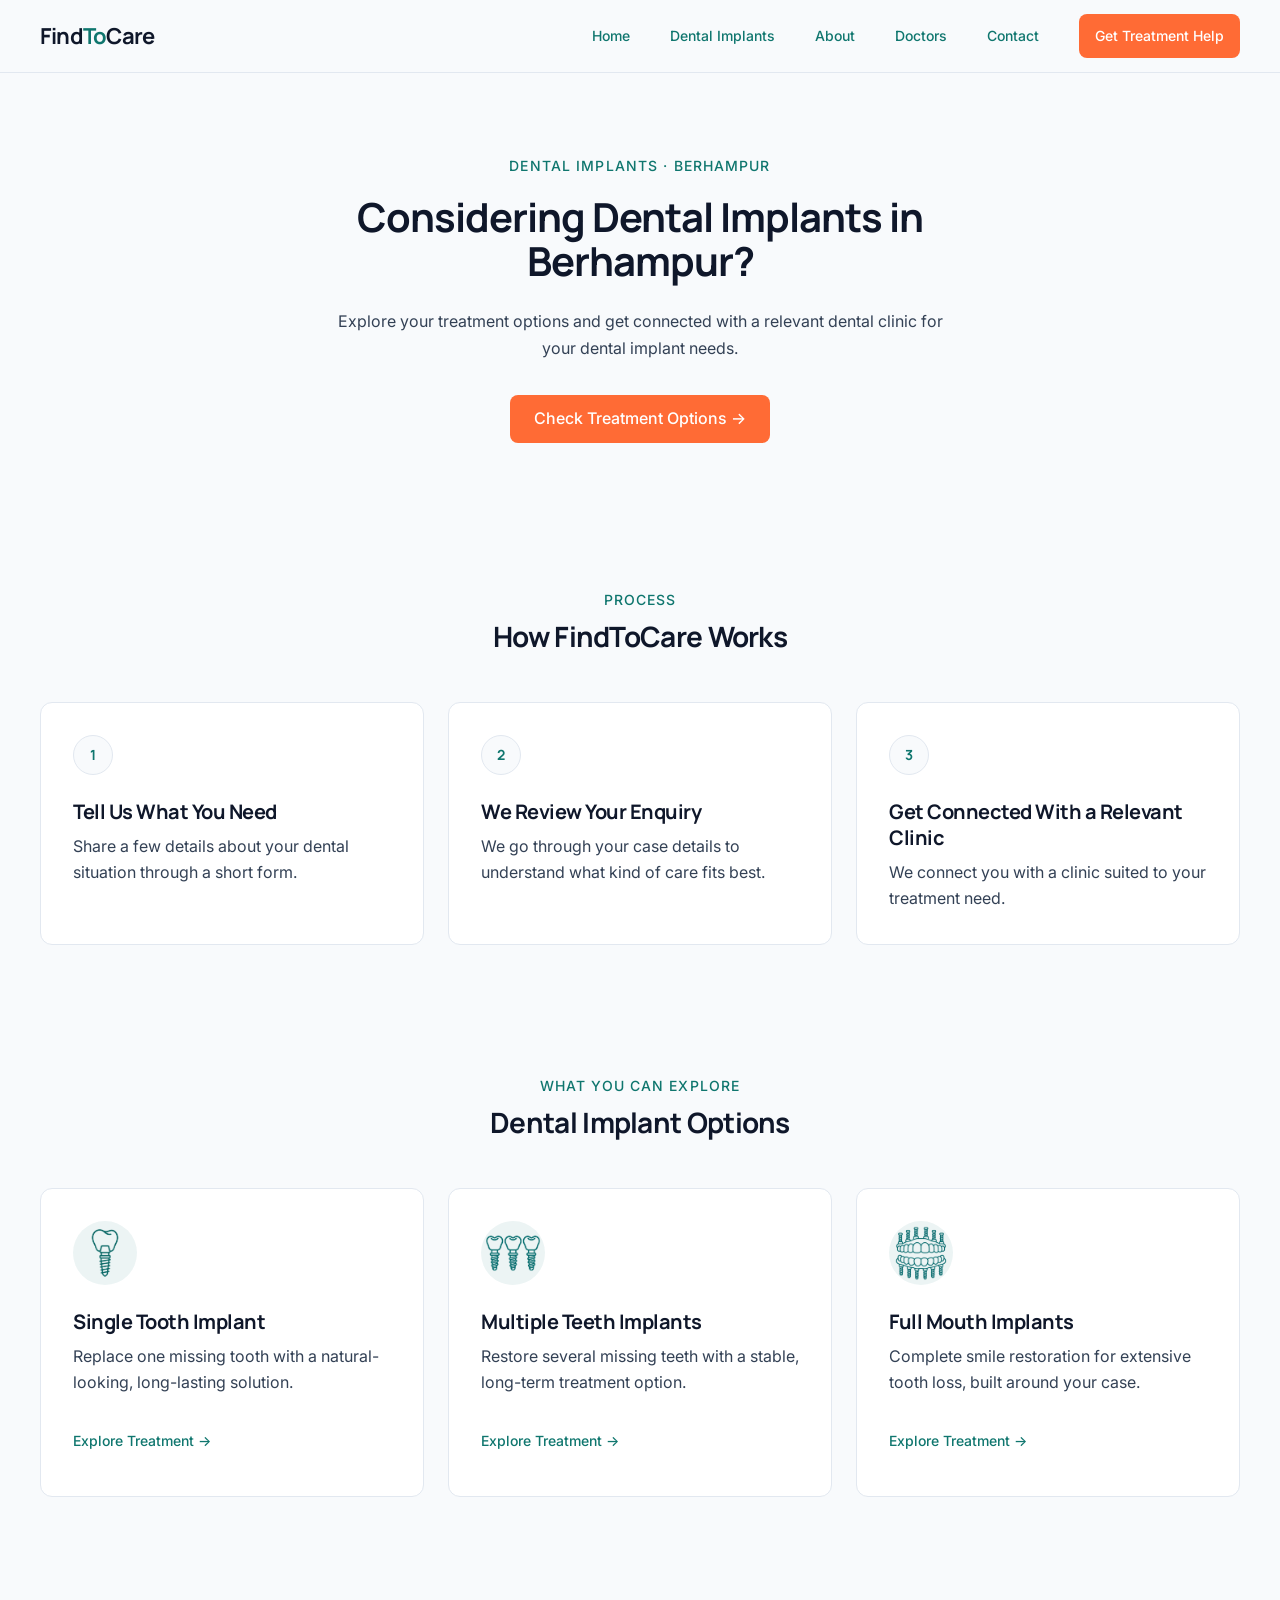
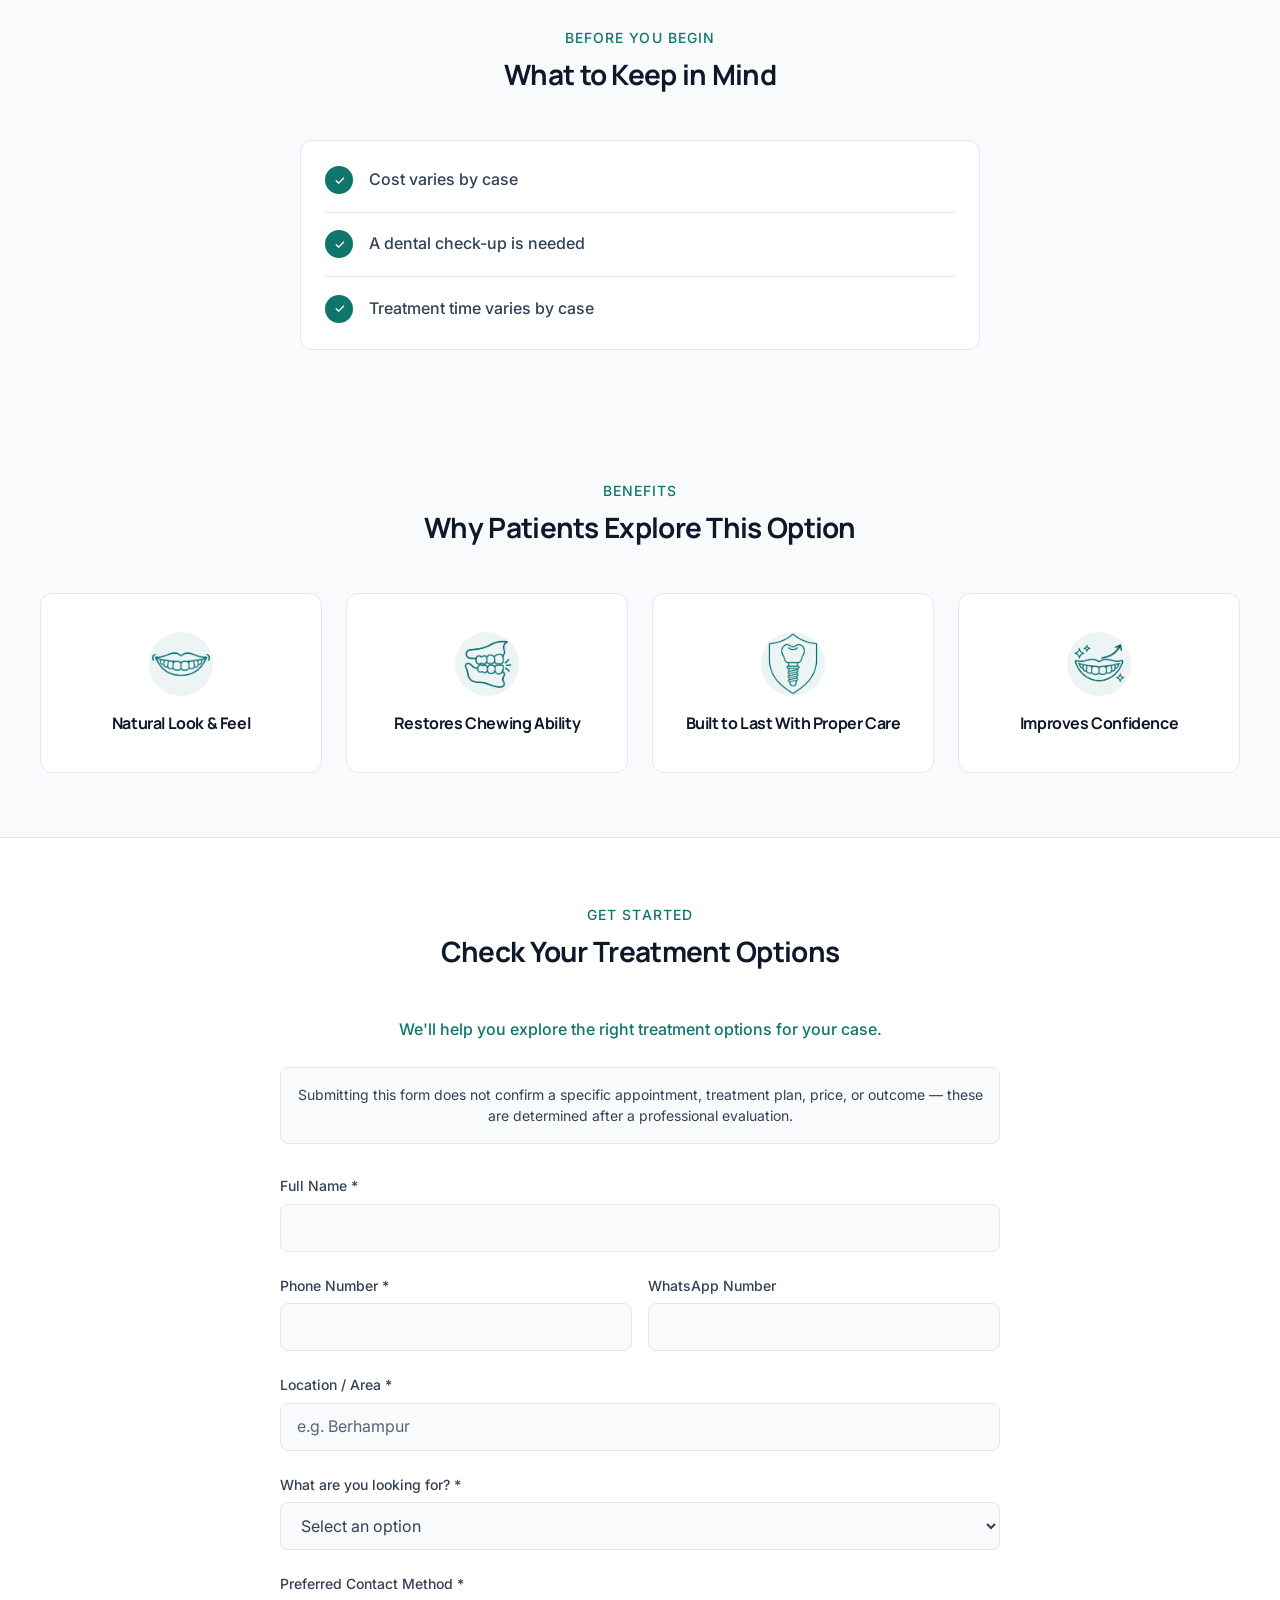
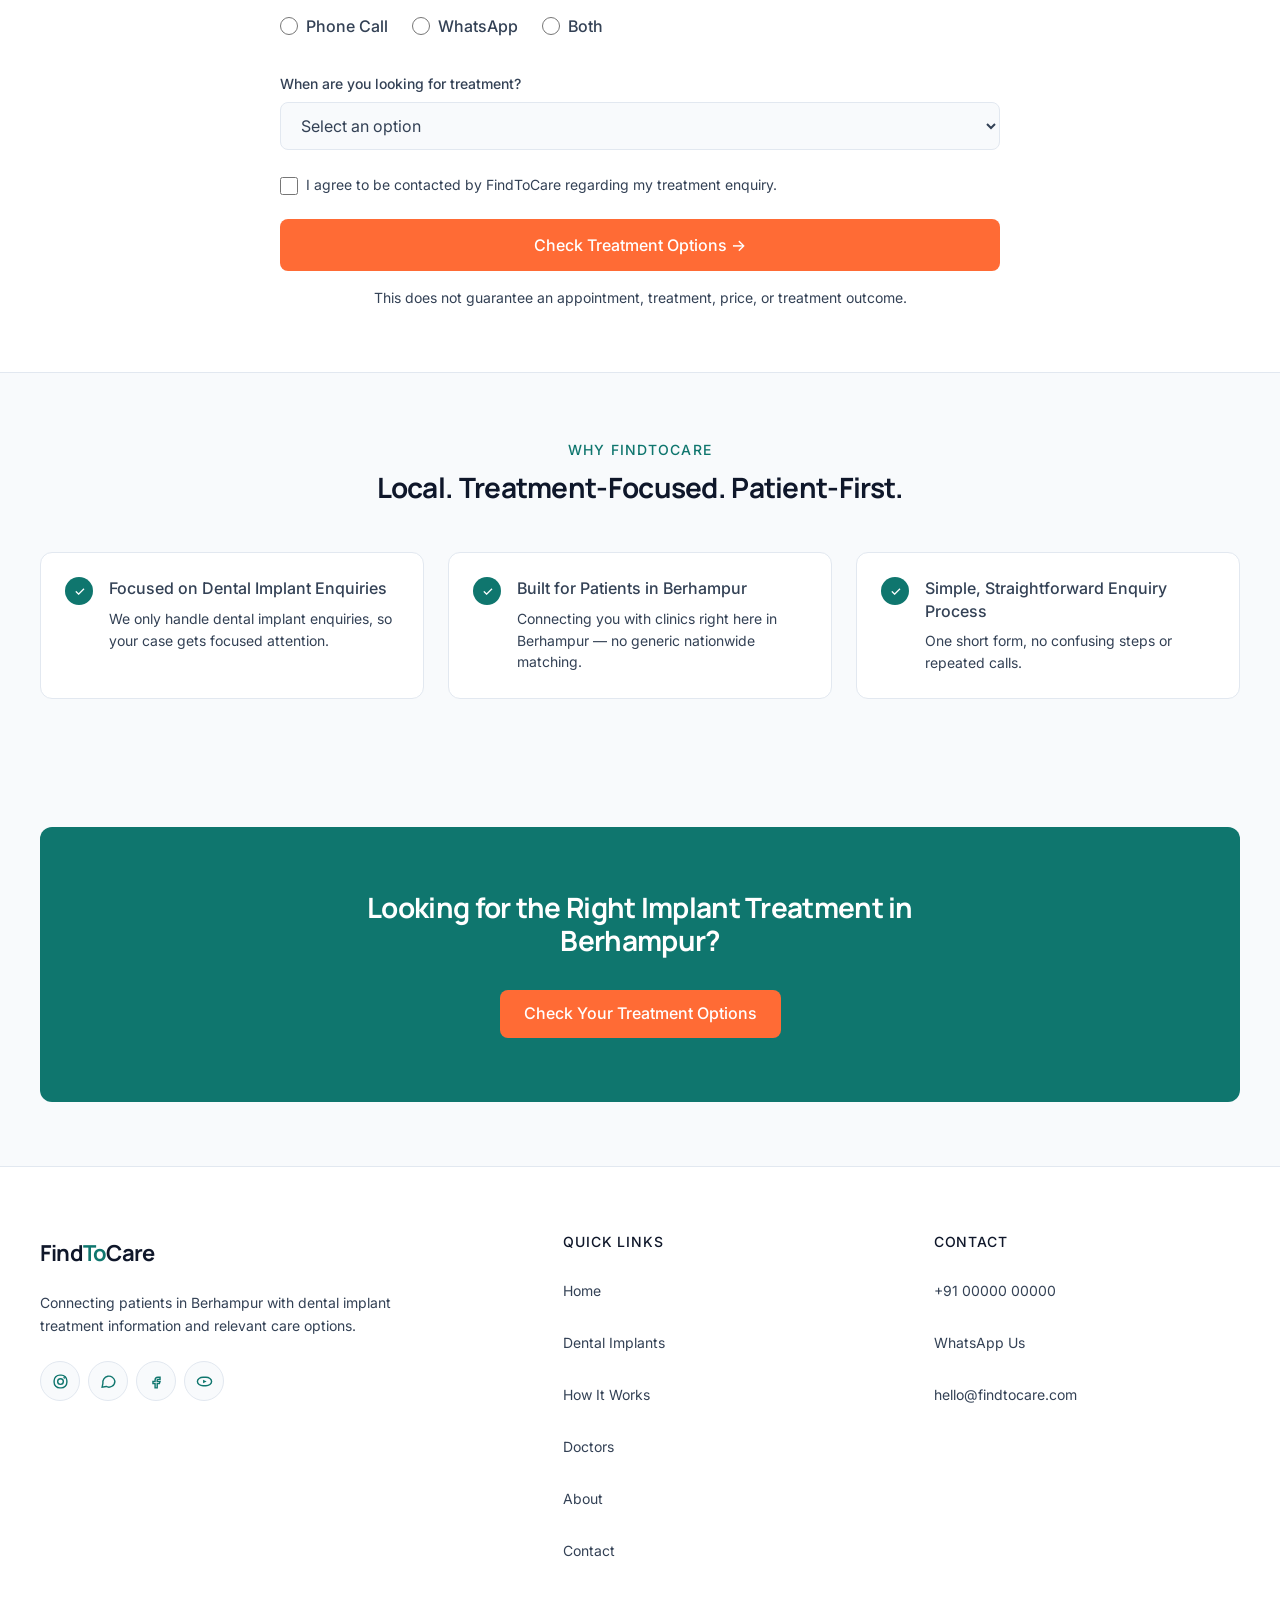
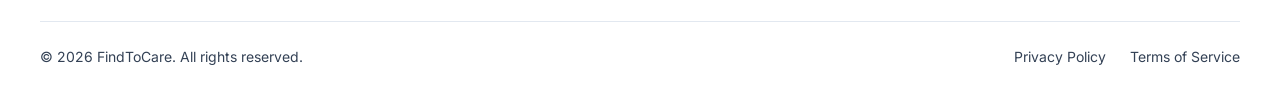
<file: index.html>
<!DOCTYPE html>
<html lang="en">

<head>
  <meta charset="UTF-8">
  <meta name="viewport" content="width=device-width, initial-scale=1.0">

  <title>FindToCare — Dental Implants in Berhampur</title>

  <meta
    name="description"
    content="Explore dental implant treatment options in Berhampur and get connected with relevant dental care options."
  >

  <link rel="preconnect" href="https://fonts.googleapis.com">
  <link rel="preconnect" href="https://fonts.gstatic.com" crossorigin>

  <link
    href="https://fonts.googleapis.com/css2?family=Manrope:wght@700&family=Inter:wght@400;500&display=swap"
    rel="stylesheet"
  >

  <style>
    
    :root {
      --navy: #0F172A;
      --teal: #0F766E;
      --brand: #0F766E;
      --cta: #FF6B35;
      --accent: #14B8A6;
      --bg: #F8FAFC;
      --body: #334155;
      --border: #E2E8F0;
      --white: #FFFFFF;

      --font-heading: "Manrope", sans-serif;
      --font-body: "Inter", sans-serif;

      --container: 1200px;

      --space-1: 8px;
      --space-2: 16px;
      --space-3: 24px;
      --space-4: 32px;
      --space-5: 48px;
      --space-6: 64px;
      --space-7: 80px;

      --radius: 12px;
      --control-radius: 8px;
      --tap: 44px;
    }

    *,
    *::before,
    *::after {
      box-sizing: border-box;
      margin: 0;
      padding: 0;
    }

    html {
      scroll-behavior: smooth;
    }

    body {
      min-width: 320px;
      overflow-x: hidden;
      font-family: var(--font-body);
      font-size: 16px;
      font-weight: 400;
      line-height: 1.6;
      color: var(--body);
      background: var(--bg);
      -webkit-font-smoothing: antialiased;
      text-rendering: optimizeLegibility;
    }

    a {
      color: inherit;
      text-decoration: none;
    }

    button,
    input,
    select {
      font: inherit;
    }

    button {
      cursor: pointer;
    }

    img,
    svg {
      display: block;
      max-width: 100%;
    }

    ul {
      list-style: none;
    }

    .container {
      width: min(calc(100% - 64px), var(--container));
      margin-inline: auto;
    }

    h1,
    h2,
    h3 {
      font-family: var(--font-heading);
      font-weight: 700;
      color: var(--navy);
      letter-spacing: -0.025em;
      overflow-wrap: break-word;
    }

    h1 {
      font-size: 40px;
      line-height: 1.12;
    }

    h2 {
      font-size: 28px;
      line-height: 1.2;
    }

    h3 {
      font-size: 20px;
      line-height: 1.3;
    }

    p {
      overflow-wrap: break-word;
    }

    .eyebrow {
      display: inline-flex;
      align-items: center;
      min-height: 24px;
      font-family: var(--font-body);
      font-size: 14px;
      font-weight: 500;
      line-height: 1.25;
      letter-spacing: 0.08em;
      text-transform: uppercase;
      color: var(--teal);
    }

    .btn {
      min-height: 48px;
      display: inline-flex;
      align-items: center;
      justify-content: center;
      gap: var(--space-1);
      padding: 0 var(--space-3);
      border: 0;
      border-radius: var(--control-radius);
      color: var(--white);
      background: var(--cta);
      font-family: var(--font-body);
      font-size: 16px;
      font-weight: 500;
      line-height: 1.2;
      white-space: nowrap;
      transition: transform 0.2s ease, filter 0.2s ease;
    }

    .btn:hover {
      filter: brightness(0.96);
      transform: translateY(-1px);
    }

    .btn:active {
      transform: translateY(0);
    }

    header {
      position: sticky;
      top: 0;
      z-index: 1000;
      background: var(--bg);
      border-bottom: 1px solid var(--border);
    }

    .nav-wrap {
      min-height: 72px;
      display: flex;
      align-items: center;
      gap: var(--space-4);
    }

    .logo {
      flex: 0 0 auto;
      display: inline-flex;
      align-items: center;
      min-height: var(--tap);
      font-family: var(--font-heading);
      font-size: 22px;
      font-weight: 700;
      line-height: 1;
      letter-spacing: -0.035em;
    }

    .logo .find,
    .logo .care {
      color: var(--navy);
    }

    .logo .to {
      color: var(--teal);
    }

    .nav-links {
      display: flex;
      align-items: center;
      gap: var(--space-3);
      margin-left: auto;
    }

    .nav-links a {
      min-height: var(--tap);
      display: inline-flex;
      align-items: center;
      position: relative;
      padding: 0 var(--space-1);
      color: var(--brand);
      font-size: 14px;
      font-weight: 500;
    }

    .nav-links a::after {
      content: "";
      position: absolute;
      left: var(--space-1);
      right: var(--space-1);
      bottom: 5px;
      height: 2px;
      border-radius: 999px;
      background: var(--teal);
      transform: scaleX(0);
      transition: transform 0.2s ease;
    }

    .nav-links a:hover::after {
      transform: scaleX(1);
    }

    .nav-cta {
      display: flex;
      align-items: center;
      gap: var(--space-1);
      flex: 0 0 auto;
    }

    .nav-cta .btn {
      min-height: 44px;
      padding-inline: var(--space-2);
      font-size: 14px;
    }

    .hamburger {
      display: none;
      width: var(--tap);
      height: var(--tap);
      align-items: center;
      justify-content: center;
      flex-direction: column;
      gap: 5px;
      border: 1px solid var(--border);
      border-radius: var(--control-radius);
      background: var(--white);
    }

    .hamburger span {
      width: 20px;
      height: 2px;
      background: var(--brand);
      border-radius: 999px;
      transition: transform 0.2s ease, opacity 0.2s ease;
    }

    .hamburger.active span:nth-child(1) {
      transform: translateY(7px) rotate(45deg);
    }

    .hamburger.active span:nth-child(2) {
      opacity: 0;
    }

    .hamburger.active span:nth-child(3) {
      transform: translateY(-7px) rotate(-45deg);
    }

    .mobile-menu {
      display: none;
      border-top: 1px solid var(--border);
      background: var(--bg);
    }

    .mobile-menu-inner {
      width: min(calc(100% - 32px), var(--container));
      margin-inline: auto;
      padding: var(--space-1) 0 var(--space-3);
    }

    .mobile-menu a {
      min-height: var(--tap);
      display: flex;
      align-items: center;
      padding: 0 var(--space-1);
      color: var(--brand);
      font-size: 16px;
      font-weight: 500;
    }

    .mobile-menu a:hover {
      color: var(--teal);
    }

    .mobile-cta {
      margin-top: var(--space-1);
      justify-content: center;
      min-height: 48px !important;
      padding: 0 var(--space-2) !important;
      border-radius: var(--control-radius);
      color: var(--white) !important;
      background: var(--cta);
    }

    .mobile-menu.open {
      display: block;
    }

    .hero {
      padding: var(--space-7) 0;
      text-align: center;
    }

    .hero-content {
      max-width: 760px;
      margin-inline: auto;
    }

    .hero-content h1 {
      max-width: 760px;
      margin: var(--space-2) auto var(--space-3);
    }

    .hero-content p {
      max-width: 640px;
      margin: 0 auto var(--space-4);
      font-size: 16px;
      line-height: 1.7;
    }

    .hero-actions {
      display: flex;
      justify-content: center;
    }

    section {
      padding: var(--space-6) 0;
    }

    .section-head {
      max-width: 680px;
      margin: 0 auto var(--space-5);
      text-align: center;
    }

    .section-head h2 {
      margin-top: var(--space-1);
    }

    .section-head p {
      margin-top: var(--space-2);
      font-size: 16px;
    }

    .steps,
    .cards,
    .trust-grid {
      display: grid;
      gap: var(--space-3);
    }

    .steps,
    .cards {
      grid-template-columns: repeat(3, minmax(0, 1fr));
    }

    .step-card,
    .card,
    .why-item,
    .trust-item,
    .keep-box {
      min-width: 0;
      background: var(--white);
      border: 1px solid var(--border);
      border-radius: var(--radius);
    }

    .step-card {
      padding: var(--space-4);
    }

    .step-num {
      width: 40px;
      height: 40px;
      display: flex;
      align-items: center;
      justify-content: center;
      margin-bottom: var(--space-3);
      border: 1px solid var(--border);
      border-radius: 50%;
      color: var(--teal);
      background: var(--bg);
      font-family: var(--font-heading);
      font-size: 14px;
      font-weight: 700;
    }

    .step-card h3 {
      margin-bottom: var(--space-1);
    }

    .step-card p,
    .card p {
      font-size: 16px;
      line-height: 1.65;
    }

    .card {
      display: flex;
      flex-direction: column;
      padding: var(--space-4);
      transition: border-color 0.2s ease, transform 0.2s ease;
    }

    .card:hover {
      border-color: var(--teal);
      transform: translateY(-2px);
    }

    .card-icon {
      width: 64px;
      height: 64px;
      display: flex;
      align-items: center;
      justify-content: center;
      margin-bottom: var(--space-3);
      border-radius: 50%;
      background: rgba(15, 118, 110, 0.08);
    }

    .card-icon img,
    .why-icon img {
      width: 64px;
      height: 64px;
      object-fit: contain;
      border-radius: 50%;
    }

    .card h3 {
      margin-bottom: var(--space-1);
    }

    .card p {
      margin-bottom: var(--space-3);
    }

    .card a {
      min-height: var(--tap);
      display: inline-flex;
      align-items: center;
      gap: var(--space-1);
      width: fit-content;
      margin-top: auto;
      color: var(--teal);
      font-size: 14px;
      font-weight: 500;
    }

    .card a:hover {
      text-decoration: underline;
      text-underline-offset: 3px;
    }

    .keep-box {
      max-width: 680px;
      margin-inline: auto;
      padding: var(--space-1) var(--space-3);
    }

    .keep-item {
      min-height: 64px;
      display: flex;
      align-items: center;
      gap: var(--space-2);
      padding: var(--space-2) 0;
      border-bottom: 1px solid var(--border);
    }

    .keep-item:last-child {
      border-bottom: 0;
    }

    .keep-check {
      width: 28px;
      height: 28px;
      flex: 0 0 28px;
      display: flex;
      align-items: center;
      justify-content: center;
      border-radius: 50%;
      color: var(--white);
      background: var(--teal);
      font-size: 13px;
      font-weight: 500;
    }

    .keep-item p {
      color: var(--body);
      font-size: 16px;
      font-weight: 500;
    }

    .why-grid {
      display: grid;
      grid-template-columns: repeat(4, minmax(0, 1fr));
      gap: var(--space-3);
    }

    .why-item {
      min-height: 180px;
      display: flex;
      flex-direction: column;
      align-items: center;
      justify-content: center;
      padding: var(--space-3);
      text-align: center;
    }

    .why-icon {
      width: 64px;
      height: 64px;
      display: flex;
      align-items: center;
      justify-content: center;
      margin-bottom: var(--space-2);
      border-radius: 50%;
      background: rgba(15, 118, 110, 0.08);
    }

    .why-item h3 {
      font-size: 16px;
      line-height: 1.4;
    }

    .form-section {
      scroll-margin-top: 90px;
      background: var(--white);
      border-top: 1px solid var(--border);
      border-bottom: 1px solid var(--border);
    }

    .form-section:target {
      border-color: var(--accent);
    }

    .form-wrap {
      max-width: 720px;
      margin-inline: auto;
    }

    .form-note {
      margin-bottom: var(--space-3);
      text-align: center;
      color: var(--teal);
      font-size: 16px;
      font-weight: 500;
    }

    .disclaimer-top {
      margin-bottom: var(--space-4);
      padding: var(--space-2);
      text-align: center;
      color: var(--body);
      background: var(--bg);
      border: 1px solid var(--border);
      border-radius: var(--control-radius);
      font-size: 14px;
      line-height: 1.55;
    }

    form {
      display: grid;
      grid-template-columns: repeat(2, minmax(0, 1fr));
      gap: var(--space-3) var(--space-2);
    }

    .field {
      min-width: 0;
      display: flex;
      flex-direction: column;
      gap: var(--space-1);
    }

    .field.full {
      grid-column: 1 / -1;
    }

    label {
      color: var(--body);
      font-size: 14px;
      font-weight: 500;
      line-height: 1.4;
    }

    input,
    select {
      width: 100%;
      min-height: 48px;
      padding: 0 var(--space-2);
      color: var(--body);
      background: var(--bg);
      border: 1px solid var(--border);
      border-radius: var(--control-radius);
      outline: none;
      font-size: 16px;
      font-weight: 400;
      transition: border-color 0.2s ease, background-color 0.2s ease;
    }

    input::placeholder {
      color: var(--body);
      opacity: 0.8;
    }

    input:focus,
    select:focus {
      border-color: var(--teal);
      background: var(--white);
    }

    .radio-group {
      display: flex;
      align-items: center;
      flex-wrap: wrap;
      gap: var(--space-2) var(--space-3);
      min-height: 48px;
    }

    .radio-option {
      min-height: var(--tap);
      display: inline-flex;
      align-items: center;
      gap: var(--space-1);
      color: var(--body);
      font-size: 16px;
      font-weight: 500;
    }

    .radio-option input {
      width: 18px;
      height: 18px;
      min-height: 18px;
      padding: 0;
      accent-color: var(--teal);
    }

    .consent-row {
      display: flex;
      flex-direction: row;
      align-items: flex-start;
      gap: var(--space-1);
      color: var(--body);
      font-size: 14px;
      font-weight: 400;
      line-height: 1.55;
    }

    .consent-row input {
      width: 18px;
      height: 18px;
      min-height: 18px;
      flex: 0 0 18px;
      margin-top: 3px;
      padding: 0;
      accent-color: var(--teal);
    }

    .submit-btn {
      width: 100%;
      min-height: 52px;
      margin-top: 0;
    }

    .disclaimer-bottom {
      margin-top: var(--space-2);
      text-align: center;
      color: var(--body);
      font-size: 14px;
      line-height: 1.5;
    }

    .trust {
      background: var(--bg);
    }

    .trust-grid {
      grid-template-columns: repeat(3, minmax(0, 1fr));
    }

    .trust-item {
      display: flex;
      align-items: flex-start;
      gap: var(--space-2);
      padding: var(--space-3);
    }

    .trust-item .keep-check {
      flex: 0 0 28px;
    }

    .trust-item p {
      margin-bottom: var(--space-1);
      color: var(--body);
      font-size: 16px;
      font-weight: 500;
      line-height: 1.4;
    }

    .trust-desc {
      display: block;
      color: var(--body);
      font-size: 14px;
      line-height: 1.55;
    }

    /* FINAL CTA — corrected */
    .final-cta {
  width: 100%;
  padding: var(--space-6) var(--space-4);
  text-align: center;
  background: var(--teal);
  border-radius: var(--radius);
}

.final-cta h2 {
  max-width: 600px;
  margin: 0 auto var(--space-4);
  color: var(--white);
  font-size: 28px;
  line-height: 1.2;
}

    footer {
      padding: var(--space-6) 0 var(--space-4);
      background: var(--white);
      border-top: 1px solid var(--border);
    }

    .footer-grid {
      display: grid;
      grid-template-columns: 1.5fr 1fr 1fr;
      gap: var(--space-6);
      padding-bottom: var(--space-5);
    }

    .footer-tagline {
      max-width: 360px;
      margin-top: var(--space-2);
      color: var(--body);
      font-size: 14px;
      line-height: 1.65;
    }

    .footer-col h4 {
      margin-bottom: var(--space-2);
      color: var(--navy);
      font-family: var(--font-body);
      font-size: 14px;
      font-weight: 500;
      letter-spacing: 0.06em;
      text-transform: uppercase;
    }

    .footer-col ul {
      display: flex;
      flex-direction: column;
      gap: var(--space-1);
    }

    .footer-col a {
      min-height: var(--tap);
      display: inline-flex;
      align-items: center;
      color: var(--body);
      font-size: 14px;
      font-weight: 400;
    }

    .footer-col a:hover {
      color: var(--teal);
    }

    .socials {
      display: flex;
      align-items: center;
      gap: var(--space-1);
      margin-top: var(--space-3);
    }

    .social-icon {
      width: 40px;
      height: 40px;
      display: flex;
      align-items: center;
      justify-content: center;
      color: var(--teal);
      background: var(--bg);
      border: 1px solid var(--border);
      border-radius: 50%;
      transition: border-color 0.2s ease, background-color 0.2s ease;
    }

    .social-icon:hover {
      background: var(--white);
      border-color: var(--teal);
    }

    .footer-bottom {
      display: flex;
      align-items: center;
      justify-content: space-between;
      gap: var(--space-3);
      padding-top: var(--space-3);
      border-top: 1px solid var(--border);
      color: var(--body);
      font-size: 14px;
    }

    .footer-bottom-links {
      display: flex;
      align-items: center;
      flex-wrap: wrap;
      gap: var(--space-3);
    }

    .footer-bottom-links a {
      color: var(--body);
    }

    .footer-bottom-links a:hover {
      color: var(--teal);
    }

    @media (max-width: 1199px) {
      .container {
        width: min(calc(100% - 48px), var(--container));
      }

      .nav-wrap {
        gap: var(--space-2);
      }

      .nav-links {
        gap: var(--space-2);
      }

      .nav-links a {
        font-size: 13px;
      }

      .nav-cta .btn {
        padding-inline: 12px;
        font-size: 13px;
      }
    }

    @media (max-width: 767px) {
      .container {
        width: min(calc(100% - 32px), var(--container));
      }

      h1 {
        font-size: 32px;
      }

      h2 {
        font-size: 24px;
      }

      h3 {
        font-size: 18px;
      }

      .nav-wrap {
        min-height: 64px;
      }

      .nav-links {
        display: none;
      }

      .nav-cta {
        margin-left: auto;
      }

      .nav-cta .btn {
        min-height: 44px;
        padding-inline: 12px;
        font-size: 13px;
      }

      .hamburger {
        display: flex;
      }

      .hero {
        padding: var(--space-6) 0;
      }

      .hero-content h1 {
        margin-top: var(--space-1);
      }

      .hero-content p {
        font-size: 16px;
      }

      .hero-actions .btn {
        width: 100%;
      }

      section {
        padding: var(--space-6) 0;
      }

      .section-head {
        margin-bottom: var(--space-4);
      }

      .steps,
      .cards,
      .trust-grid {
        grid-template-columns: 1fr;
      }

      .why-grid {
        grid-template-columns: repeat(2, minmax(0, 1fr));
        gap: var(--space-2);
      }

      .step-card,
      .card {
        padding: var(--space-3);
      }

      .keep-box {
        padding-inline: var(--space-2);
      }

      .why-item {
        min-height: 164px;
        padding: var(--space-2);
      }

      form {
        grid-template-columns: 1fr;
        gap: var(--space-2);
      }

      .field.full {
        grid-column: auto;
      }

      .radio-group {
        gap: var(--space-1) var(--space-2);
      }

      .trust-item {
        padding: var(--space-3);
      }

      .final-cta {
        padding: var(--space-5) var(--space-3);
      }

      .final-cta h2 {
        font-size: 24px;
        margin-bottom: var(--space-3);
      }

      .final-cta .btn {
        width: 100%;
      }

      footer {
        padding: var(--space-6) 0 var(--space-3);
      }

      .footer-grid {
        grid-template-columns: 1fr;
        gap: var(--space-4);
        padding-bottom: var(--space-4);
      }

      .footer-tagline {
        max-width: 420px;
      }

      .footer-bottom {
        flex-direction: column;
        justify-content: center;
        text-align: center;
      }

      .footer-bottom-links {
        justify-content: center;
      }
    }

    @media (max-width: 380px) {
      .container {
        width: calc(100% - 32px);
      }

      .logo {
        font-size: 20px;
      }

      .nav-cta .btn {
        padding-inline: 10px;
        font-size: 12px;
      }

      .hero {
        padding: var(--space-5) 0;
      }

      h1 {
        font-size: 30px;
      }

      .why-item {
        min-height: 156px;
      }

      .why-icon,
      .why-icon img,
      .card-icon,
      .card-icon img {
        width: 56px;
        height: 56px;
      }

      .why-item h3 {
        font-size: 15px;
      }
    }

    @media (prefers-reduced-motion: reduce) {
      html {
        scroll-behavior: auto;
      }

      *,
      *::before,
      *::after {
        transition: none !important;
        animation: none !important;
      }
    }

  </style>
</head>


<body>

  <!-- =======================================================
       HEADER
  ======================================================== -->

  <header>

    <div class="container nav-wrap">

      <a
        href="index.html"
        class="logo"
        aria-label="FindToCare Home"
      >
        <span class="find">Find</span><span class="to">To</span><span class="care">Care</span>
      </a>


      <nav
        class="nav-links"
        aria-label="Main navigation"
      >

        <a href="index.html">Home</a>

        <a href="dental-implants.html">Dental Implants</a>

        <a href="about.html">About</a>

        <a href="doctors.html">Doctors</a>

        <a href="contact.html">Contact</a>

      </nav>


      <div class="nav-cta">

        <a
          href="#form"
          class="btn btn-cta"
        >
          Get Treatment Help
        </a>

        <button
          class="hamburger"
          id="hamburgerBtn"
          type="button"
          aria-label="Open menu"
          aria-expanded="false"
          aria-controls="mobileMenu"
        >
          <span></span>
          <span></span>
          <span></span>
        </button>

      </div>

    </div>


    <div
      class="mobile-menu"
      id="mobileMenu"
    >

      <div class="mobile-menu-inner">

        <a href="index.html">Home</a>

        <a href="dental-implants.html">Dental Implants</a>

        <a href="about.html">About</a>

        <a href="doctors.html">Doctors</a>

        <a href="contact.html">Contact</a>

        <a
          href="#form"
          class="mobile-cta"
        >
          Get Treatment Help
        </a>

      </div>

    </div>

  </header>


  <!-- =======================================================
       MAIN
  ======================================================== -->

  <main>


    <!-- =====================================================
         HERO
    ====================================================== -->

    <section
      class="hero"
      id="home"
    >

      <div class="container hero-content">

        <span class="eyebrow">
          Dental Implants · Berhampur
        </span>

        <h1>
          Considering Dental Implants in Berhampur?
        </h1>

        <p>
          Explore your treatment options and get connected with a relevant dental clinic for your dental implant needs.
        </p>

        <div class="hero-actions">

          <a
            href="#form"
            class="btn btn-cta"
          >
            Check Treatment Options →
          </a>

        </div>

      </div>

    </section>


    <!-- =====================================================
         HOW IT WORKS
    ====================================================== -->

    <section id="how-it-works">

      <div class="container">

        <div class="section-head">

          <span class="eyebrow">
            Process
          </span>

          <h2>
            How FindToCare Works
          </h2>

        </div>


        <div class="steps">

          <div class="step-card">

            <div class="step-num">1</div>

            <h3>
              Tell Us What You Need
            </h3>

            <p>
              Share a few details about your dental situation through a short form.
            </p>

          </div>


          <div class="step-card">

            <div class="step-num">2</div>

            <h3>
              We Review Your Enquiry
            </h3>

            <p>
              We go through your case details to understand what kind of care fits best.
            </p>

          </div>


          <div class="step-card">

            <div class="step-num">3</div>

            <h3>
              Get Connected With a Relevant Clinic
            </h3>

            <p>
              We connect you with a clinic suited to your treatment need.
            </p>

          </div>

        </div>

      </div>

    </section>


    <!-- =====================================================
         DENTAL IMPLANT OPTIONS
    ====================================================== -->

    <section id="implants">

      <div class="container">

        <div class="section-head">

          <span class="eyebrow">
            What You Can Explore
          </span>

          <h2>
            Dental Implant Options
          </h2>

        </div>


        <div class="cards">

          <div class="card">

            <div class="card-icon">

              <img
                src="single-tooth.png"
                alt="Single Tooth Implant"
                width="64"
                height="64"
              >

            </div>

            <h3>
              Single Tooth Implant
            </h3>

            <p>
              Replace one missing tooth with a natural-looking, long-lasting solution.
            </p>

            <a href="dental-implants.html#single-tooth">
              Explore Treatment →
            </a>

          </div>


          <div class="card">

            <div class="card-icon">

              <img
                src="multiple-teeth.png"
                alt="Multiple Teeth Implants"
                width="64"
                height="64"
              >

            </div>

            <h3>
              Multiple Teeth Implants
            </h3>

            <p>
              Restore several missing teeth with a stable, long-term treatment option.
            </p>

            <a href="dental-implants.html#multiple-teeth">
              Explore Treatment →
            </a>

          </div>


          <div class="card">

            <div class="card-icon">

              <img
                src="full-mouth.png"
                alt="Full Mouth Implants"
                width="64"
                height="64"
              >

            </div>

            <h3>
              Full Mouth Implants
            </h3>

            <p>
              Complete smile restoration for extensive tooth loss, built around your case.
            </p>

            <a href="dental-implants.html#full-mouth">
              Explore Treatment →
            </a>

          </div>

        </div>

      </div>

    </section>


    <!-- =====================================================
         KEEP IN MIND
    ====================================================== -->

    <section>

      <div class="container">

        <div class="section-head">

          <span class="eyebrow">
            Before You Begin
          </span>

          <h2>
            What to Keep in Mind
          </h2>

        </div>


        <div class="keep-box">

          <div class="keep-item">

            <div class="keep-check">✓</div>

            <p>
              Cost varies by case
            </p>

          </div>


          <div class="keep-item">

            <div class="keep-check">✓</div>

            <p>
              A dental check-up is needed
            </p>

          </div>


          <div class="keep-item">

            <div class="keep-check">✓</div>

            <p>
              Treatment time varies by case
            </p>

          </div>

        </div>

      </div>

    </section>


    <!-- =====================================================
         WHY PATIENTS
    ====================================================== -->

    <section>

      <div class="container">

        <div class="section-head">

          <span class="eyebrow">
            Benefits
          </span>

          <h2>
            Why Patients Explore This Option
          </h2>

        </div>


        <div class="why-grid">

          <div class="why-item">

            <div class="why-icon">

              <img
                src="natural-look-feel.png"
                alt="Natural Look and Feel"
                width="64"
                height="64"
              >

            </div>

            <h3>
              Natural Look & Feel
            </h3>

          </div>


          <div class="why-item">

            <div class="why-icon">

              <img
                src="restores-chewing-ability.png"
                alt="Restores Chewing Ability"
                width="64"
                height="64"
              >

            </div>

            <h3>
              Restores Chewing Ability
            </h3>

          </div>


          <div class="why-item">

            <div class="why-icon">

              <img
                src="built-to-last.png"
                alt="Built to Last With Proper Care"
                width="64"
                height="64"
              >

            </div>

            <h3>
              Built to Last With Proper Care
            </h3>

          </div>


          <div class="why-item">

            <div class="why-icon">

              <img
                src="improves-confidence.png"
                alt="Improves Confidence"
                width="64"
                height="64"
              >

            </div>

            <h3>
              Improves Confidence
            </h3>

          </div>

        </div>

      </div>

    </section>


    <!-- =====================================================
         FORM
    ====================================================== -->

    <section
      class="form-section"
      id="form"
    >

      <div class="container">

        <div class="section-head">

          <span class="eyebrow">
            Get Started
          </span>

          <h2>
            Check Your Treatment Options
          </h2>

        </div>


        <div class="form-wrap">

          <p class="form-note">
            We'll help you explore the right treatment options for your case.
          </p>


          <p class="disclaimer-top">
            Submitting this form does not confirm a specific appointment, treatment plan, price, or outcome — these are determined after a professional evaluation.
          </p>


          <form>

            <div class="field full">

              <label for="name">
                Full Name *
              </label>

              <input
                type="text"
                id="name"
                name="name"
                autocomplete="name"
                required
              >

            </div>


            <div class="field">

              <label for="phone">
                Phone Number *
              </label>

              <input
                type="tel"
                id="phone"
                name="phone"
                autocomplete="tel"
                required
              >

            </div>


            <div class="field">

              <label for="whatsapp">
                WhatsApp Number
              </label>

              <input
                type="tel"
                id="whatsapp"
                name="whatsapp"
              >

            </div>


            <div class="field full">

              <label for="location">
                Location / Area *
              </label>

              <input
                type="text"
                id="location"
                name="location"
                placeholder="e.g. Berhampur"
                required
              >

            </div>


            <div class="field full">

              <label for="need">
                What are you looking for? *
              </label>

              <select
                id="need"
                name="need"
                required
              >

                <option value="">
                  Select an option
                </option>

                <option>
                  Single missing tooth
                </option>

                <option>
                  Multiple missing teeth
                </option>

                <option>
                  Full mouth tooth replacement
                </option>

                <option>
                  Dental implant information
                </option>

                <option>
                  Not sure
                </option>

              </select>

            </div>


            <div class="field full">

              <label>
                Preferred Contact Method *
              </label>

              <div class="radio-group">

                <label class="radio-option">

                  <input
                    type="radio"
                    name="contact"
                    value="Phone Call"
                    required
                  >

                  Phone Call

                </label>


                <label class="radio-option">

                  <input
                    type="radio"
                    name="contact"
                    value="WhatsApp"
                  >

                  WhatsApp

                </label>


                <label class="radio-option">

                  <input
                    type="radio"
                    name="contact"
                    value="Both"
                  >

                  Both

                </label>

              </div>

            </div>


            <div class="field full">

              <label for="timeline">
                When are you looking for treatment?
              </label>

              <select
                id="timeline"
                name="timeline"
              >

                <option value="">
                  Select an option
                </option>

                <option>
                  As soon as possible
                </option>

                <option>
                  Within 1-3 months
                </option>

                <option>
                  Just researching
                </option>

              </select>

            </div>


            <div class="field full">

              <label class="consent-row">

                <input
                  type="checkbox"
                  name="consent"
                  required
                >

                <span>
                  I agree to be contacted by FindToCare regarding my treatment enquiry.
                </span>

              </label>

            </div>


            <div class="field full">

              <button
                type="submit"
                class="btn btn-cta submit-btn"
              >
                Check Treatment Options →
              </button>

            </div>

          </form>


          <p class="disclaimer-bottom">
            This does not guarantee an appointment, treatment, price, or treatment outcome.
          </p>

        </div>

      </div>

    </section>


    <!-- =====================================================
         TRUST
    ====================================================== -->

    <section class="trust">

      <div class="container">

        <div class="section-head">

          <span class="eyebrow">
            Why FindToCare
          </span>

          <h2>
            Local. Treatment-Focused. Patient-First.
          </h2>

        </div>


        <div class="trust-grid">

          <div class="trust-item">

            <div class="keep-check">
              ✓
            </div>

            <div>

              <p>
                Focused on Dental Implant Enquiries
              </p>

              <span class="trust-desc">
                We only handle dental implant enquiries, so your case gets focused attention.
              </span>

            </div>

          </div>


          <div class="trust-item">

            <div class="keep-check">
              ✓
            </div>

            <div>

              <p>
                Built for Patients in Berhampur
              </p>

              <span class="trust-desc">
                Connecting you with clinics right here in Berhampur — no generic nationwide matching.
              </span>

            </div>

          </div>


          <div class="trust-item">

            <div class="keep-check">
              ✓
            </div>

            <div>

              <p>
                Simple, Straightforward Enquiry Process
              </p>

              <span class="trust-desc">
                One short form, no confusing steps or repeated calls.
              </span>

            </div>

          </div>

        </div>

      </div>

    </section>


    <!-- =====================================================
         FINAL CTA
    ====================================================== -->

    <section>

      <div class="container">

        <div class="final-cta">

          <h2>
            Looking for the Right Implant Treatment in Berhampur?
          </h2>

          <a
            href="#form"
            class="btn btn-cta"
          >
            Check Your Treatment Options
          </a>

        </div>

      </div>

    </section>

  </main>


  <!-- =======================================================
       FOOTER
  ======================================================== -->

  <footer>

    <div class="container">

      <div class="footer-grid">

        <div>

          <a
            href="index.html"
            class="logo"
            aria-label="FindToCare Home"
          >
            <span class="find">Find</span><span class="to">To</span><span class="care">Care</span>
          </a>

          <p class="footer-tagline">
            Connecting patients in Berhampur with dental implant treatment information and relevant care options.
          </p>


          <div class="socials">

            <!-- Instagram -->

            <a
              class="social-icon"
              href="#"
              aria-label="Instagram"
            >

              <svg
                width="17"
                height="17"
                viewBox="0 0 24 24"
                fill="none"
                stroke="currentColor"
                stroke-width="2"
              >

                <rect
                  x="3"
                  y="3"
                  width="18"
                  height="18"
                  rx="8"
                />

                <circle
                  cx="12"
                  cy="12"
                  r="4"
                />

                <circle
                  cx="17.5"
                  cy="6.5"
                  r="0.5"
                  fill="currentColor"
                />

              </svg>

            </a>


            <!-- WhatsApp -->

            <a
              class="social-icon"
              href="#"
              aria-label="WhatsApp"
            >

              <svg
                width="17"
                height="17"
                viewBox="0 0 24 24"
                fill="none"
                stroke="currentColor"
                stroke-width="2"
              >

                <path
                  d="M21 11.5a8.5 8.5 0 01-12.4 7.5L3 20l1.1-5.4A8.5 8.5 0 1121 11.5z"
                />

              </svg>

            </a>


            <!-- Facebook -->

            <a
              class="social-icon"
              href="#"
              aria-label="Facebook"
            >

              <svg
                width="17"
                height="17"
                viewBox="0 0 24 24"
                fill="none"
                stroke="currentColor"
                stroke-width="2"
              >

                <path
                  d="M14 9h3V6h-3a4 4 0 00-4 4v2H7v3h3v6h3v-6h3l1-3h-4v-2a1 1 0 011-1z"
                />

              </svg>

            </a>


            <!-- YouTube -->

            <a
              class="social-icon"
              href="#"
              aria-label="YouTube"
            >

              <svg
                width="17"
                height="17"
                viewBox="0 0 24 24"
                fill="none"
                stroke="currentColor"
                stroke-width="2"
              >

                <rect
                  x="2"
                  y="6"
                  width="20"
                  height="12"
                  rx="8"
                />

                <path
                  d="M10 9.5l5 2.5-5 2.5z"
                  fill="currentColor"
                  stroke="none"
                />

              </svg>

            </a>

          </div>

        </div>


        <div class="footer-col">

          <h4>
            Quick Links
          </h4>

          <ul>

            <li>
              <a href="index.html">Home</a>
            </li>

            <li>
              <a href="dental-implants.html">Dental Implants</a>
            </li>

            <li>
              <a href="#how-it-works">How It Works</a>
            </li>

            <li>
              <a href="doctors.html">Doctors</a>
            </li>

            <li>
              <a href="about.html">About</a>
            </li>

            <li>
              <a href="contact.html">Contact</a>
            </li>

          </ul>

        </div>


        <div class="footer-col">

          <h4>
            Contact
          </h4>

          <ul>

            <li>
              <a href="tel:+910000000000">
                +91 00000 00000
              </a>
            </li>

            <li>
              <a href="https://wa.me/910000000000">
                WhatsApp Us
              </a>
            </li>

            <li>
              <a href="mailto:hello@findtocare.com">
                hello@findtocare.com
              </a>
            </li>

          </ul>

        </div>

      </div>


      <div class="footer-bottom">

        <span>
          © 2026 FindToCare. All rights reserved.
        </span>

        <div class="footer-bottom-links">

          <a href="privacy-policy.html">
            Privacy Policy
          </a>

          <a href="terms.html">
            Terms of Service
          </a>

        </div>

      </div>

    </div>

  </footer>


  <!-- =======================================================
       JAVASCRIPT
  ======================================================== -->

  <script>

    const hamburgerBtn = document.getElementById("hamburgerBtn");
    const mobileMenu = document.getElementById("mobileMenu");

    hamburgerBtn.addEventListener("click", function () {

      const isOpen = mobileMenu.classList.toggle("open");

      hamburgerBtn.classList.toggle("active", isOpen);

      hamburgerBtn.setAttribute(
        "aria-expanded",
        isOpen ? "true" : "false"
      );

      hamburgerBtn.setAttribute(
        "aria-label",
        isOpen ? "Close menu" : "Open menu"
      );

    });


    document
      .querySelectorAll(".mobile-menu a")
      .forEach(function (link) {

        link.addEventListener("click", function () {

          mobileMenu.classList.remove("open");

          hamburgerBtn.classList.remove("active");

          hamburgerBtn.setAttribute(
            "aria-expanded",
            "false"
          );

          hamburgerBtn.setAttribute(
            "aria-label",
            "Open menu"
          );

        });

      });


    window.addEventListener("resize", function () {

      if (window.innerWidth >= 768) {

        mobileMenu.classList.remove("open");

        hamburgerBtn.classList.remove("active");

        hamburgerBtn.setAttribute(
          "aria-expanded",
          "false"
        );

        hamburgerBtn.setAttribute(
          "aria-label",
          "Open menu"
        );

      }

    });

  </script>

</body>

</html>
</file>
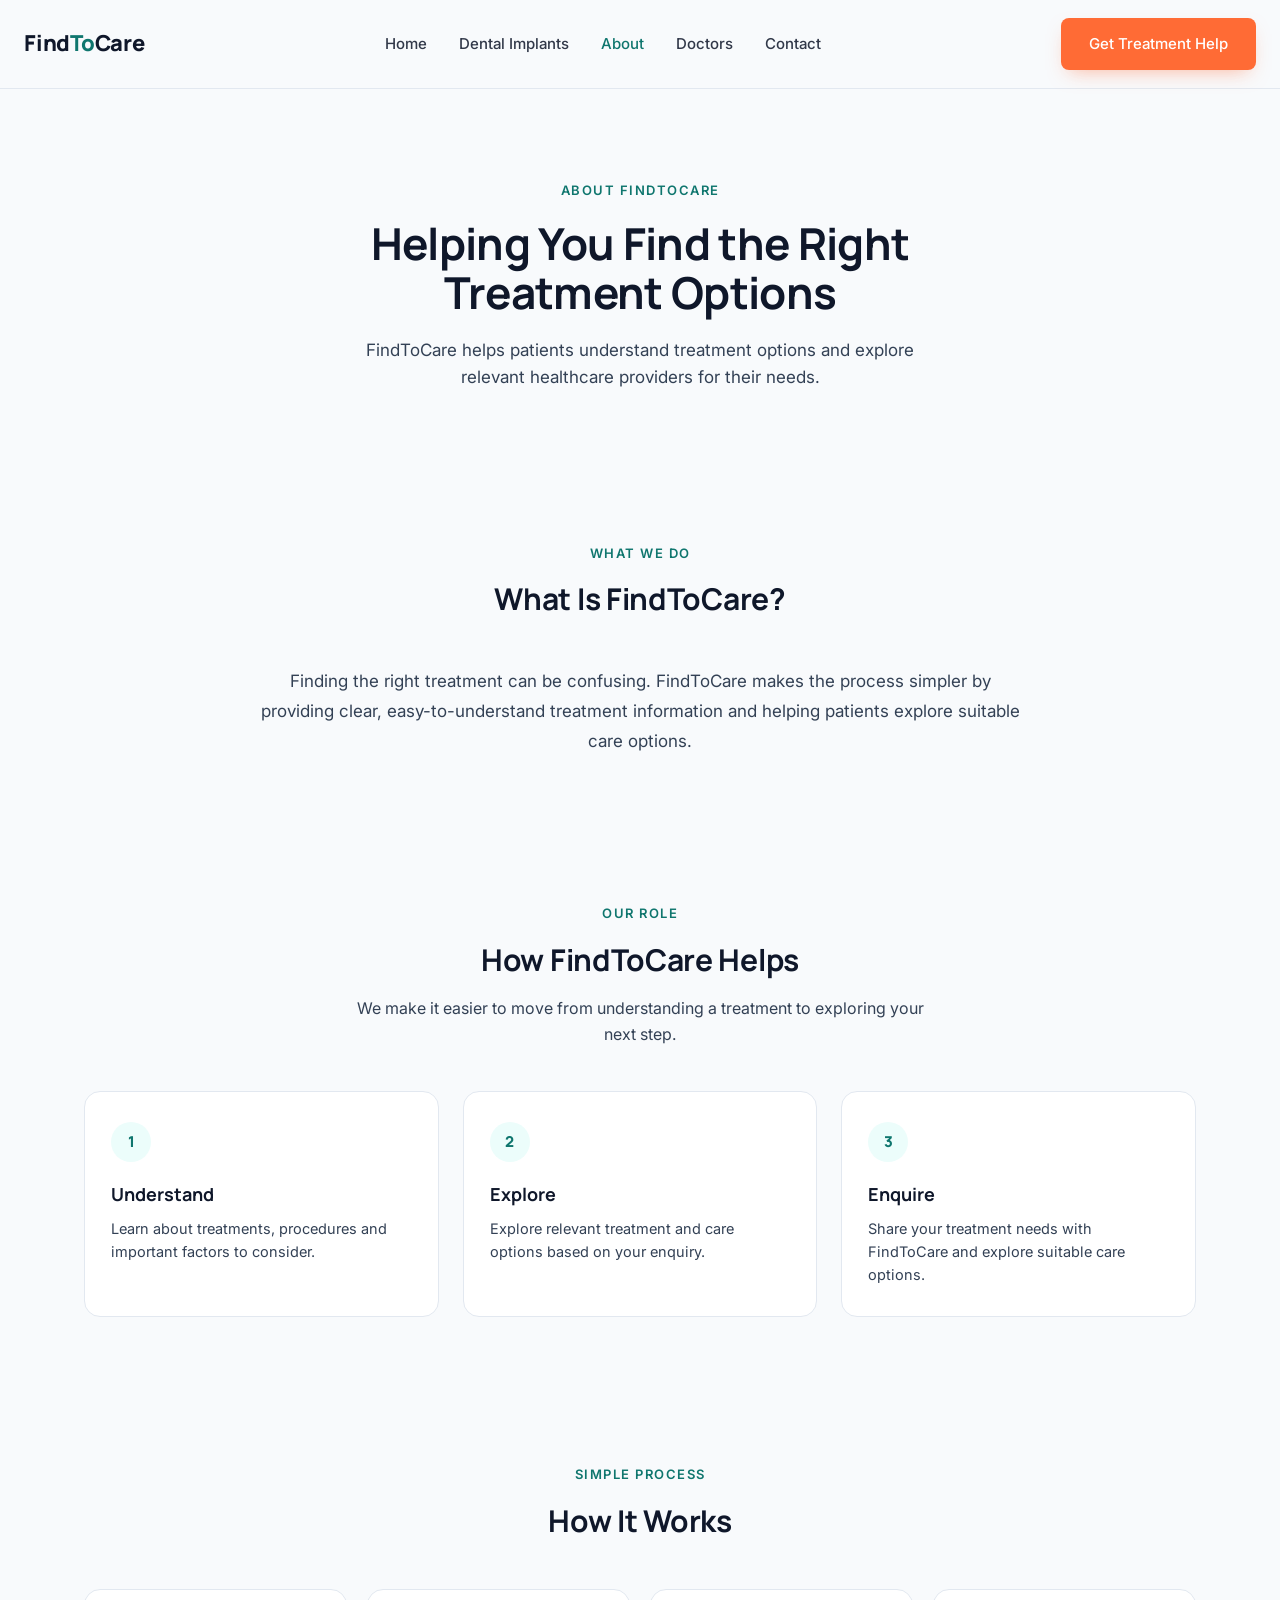
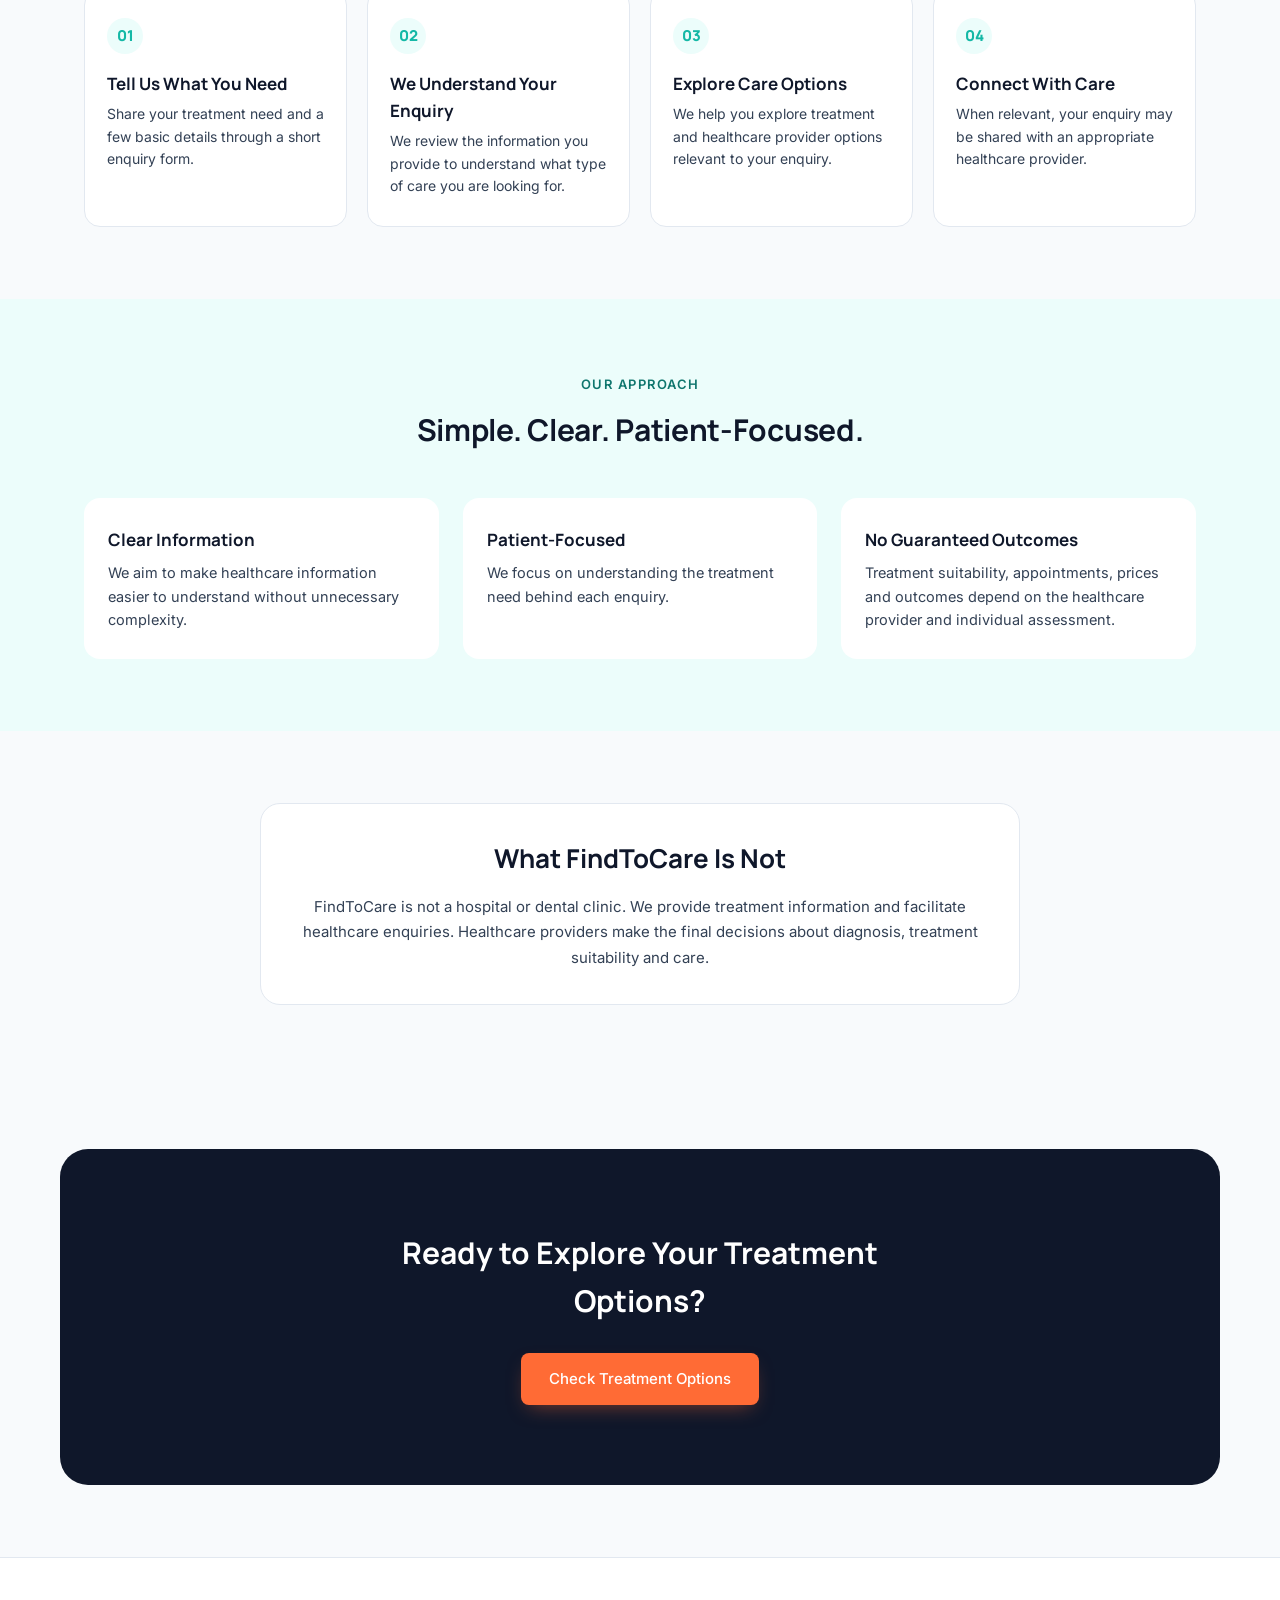
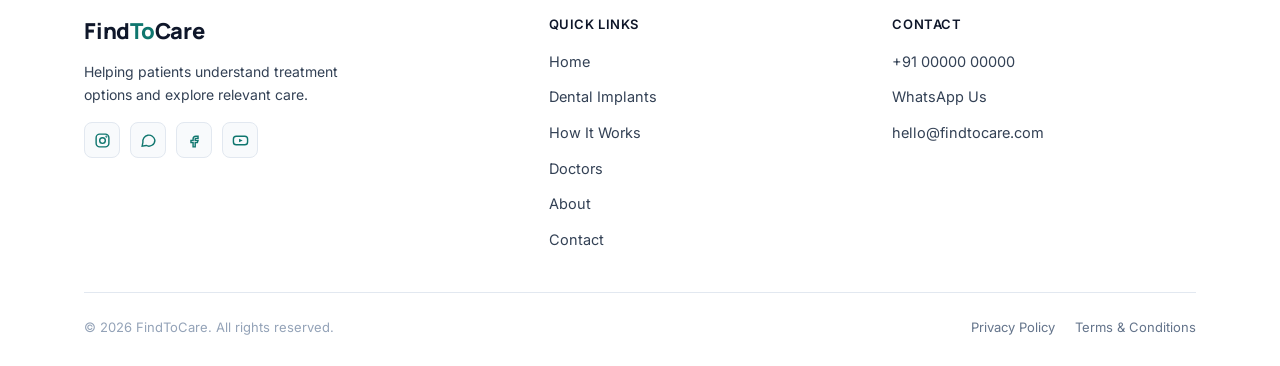
<file: about.html>
<!DOCTYPE html>
<html lang="en">
<head>
<meta charset="UTF-8">
<meta name="viewport" content="width=device-width, initial-scale=1.0">

<title>About FindToCare — Patient-Focused Treatment Options</title>
<meta name="description" content="Learn how FindToCare helps patients in Berhampur understand treatment options and explore relevant healthcare providers.">

<link rel="preconnect" href="https://fonts.googleapis.com">
<link rel="preconnect" href="https://fonts.gstatic.com" crossorigin>
<link href="https://fonts.googleapis.com/css2?family=Manrope:wght@700;800&family=Inter:wght@400;500;600&display=swap" rel="stylesheet">

<style>
  :root {
    --brand: #0F766E;
    --navy: #0F172A;
    --bg: #F8FAFC;
    --body: #334155;
    --cta: #FF6B35;
    --cta-dark: #e2551f;
    --accent: #14B8A6;
    --white: #ffffff;
    --border: #E2E8F0;

    --font-display: 'Manrope', sans-serif;
    --font-body: 'Inter', sans-serif;
  }

  * {
    margin: 0;
    padding: 0;
    box-sizing: border-box;
  }

  html {
    scroll-behavior: smooth;
  }

  body {
    font-family: var(--font-body);
    color: var(--body);
    background: var(--bg);
    line-height: 1.6;
  }

  a {
    text-decoration: none;
    color: inherit;
  }

  ul {
    list-style: none;
  }

  img,
  svg {
    display: block;
    max-width: 100%;
  }

  .container {
    max-width: 1160px;
    margin: 0 auto;
    padding: 0 24px;
  }

  h1,
  h2,
  h3 {
    font-family: var(--font-display);
    font-weight: 700;
    color: var(--navy);
  }

  .eyebrow {
    font-family: var(--font-body);
    font-weight: 600;
    font-size: 13px;
    letter-spacing: 1.5px;
    text-transform: uppercase;
    color: var(--brand);
  }

  .btn {
    display: inline-flex;
    align-items: center;
    justify-content: center;
    gap: 8px;
    font-family: var(--font-body);
    font-weight: 500;
    font-size: 15px;
    padding: 14px 28px;
    border-radius: 8px;
    border: none;
    cursor: pointer;
    transition:
      transform 0.15s ease,
      box-shadow 0.15s ease,
      background 0.15s ease;
  }

  .btn-cta {
    background: var(--cta);
    color: var(--white);
    box-shadow: 0 8px 20px -8px rgba(255,107,53,0.5);
  }

  .btn-cta:hover {
    background: var(--cta-dark);
    transform: translateY(-1px);
  }

  /* ===== HEADER ===== */

  header {
    position: sticky;
    top: 0;
    z-index: 100;
    background: rgba(248,250,252,0.9);
    backdrop-filter: blur(10px);
    border-bottom: 1px solid var(--border);
  }

  .nav-wrap {
    display: flex;
    align-items: center;
    justify-content: space-between;
    padding: 18px 24px;
  }

  .logo {
    font-family: var(--font-display);
    font-weight: 800;
    font-size: 22px;
    letter-spacing: -0.01em;
  }

  .logo .find,
  .logo .care {
    color: var(--navy);
  }

  .logo .to {
    color: var(--brand);
  }

  .nav-links {
    display: flex;
    gap: 32px;
    font-weight: 500;
    font-size: 15px;
    color: var(--navy);
  }

  .nav-links a {
    opacity: 0.85;
    transition: opacity 0.15s;
  }

  .nav-links a:hover {
    opacity: 1;
    color: var(--brand);
  }

  .nav-links a.active {
    color: var(--brand);
    opacity: 1;
  }

  .nav-cta {
    display: flex;
    align-items: center;
    gap: 20px;
  }

  .hamburger {
    display: none;
    flex-direction: column;
    gap: 5px;
    background: none;
    border: none;
    cursor: pointer;
    padding: 8px;
  }

  .hamburger span {
    width: 22px;
    height: 2px;
    background: var(--navy);
    border-radius: 2px;
  }

  .mobile-menu {
    display: none;
    flex-direction: column;
    padding: 8px 24px 20px;
    gap: 14px;
    border-top: 1px solid var(--border);
    font-weight: 500;
    font-size: 15px;
  }

  .mobile-menu.open {
    display: flex;
  }

  .mobile-menu a.active {
    color: var(--brand);
  }

  /* ===== HERO ===== */

  .hero {
    padding: 88px 0 76px;
    text-align: center;
  }

  .hero-content {
    max-width: 700px;
    margin: 0 auto;
  }

  .hero-content h1 {
    font-size: 44px;
    line-height: 1.12;
    letter-spacing: -0.015em;
    margin: 16px 0 20px;
  }

  .hero-content p {
    font-size: 17px;
    color: var(--body);
    max-width: 570px;
    margin: 0 auto;
  }

  /* ===== SHARED SECTIONS ===== */

  section {
    padding: 72px 0;
  }

  .section-head {
    text-align: center;
    max-width: 600px;
    margin: 0 auto 44px;
  }

  .section-head h2 {
    font-size: 30px;
    margin-top: 10px;
    letter-spacing: -0.01em;
  }

  .section-head p {
    margin-top: 12px;
    font-size: 16px;
  }

  /* ===== WHAT IS FINDTOCARE ===== */

  .about-intro {
    max-width: 760px;
    margin: 0 auto;
    text-align: center;
  }

  .about-intro p {
    font-size: 17px;
    line-height: 1.75;
  }

  /* ===== HELP GRID ===== */

  .help-grid {
    display: grid;
    grid-template-columns: repeat(3, 1fr);
    gap: 24px;
  }

  .help-card {
    background: var(--white);
    border: 1px solid var(--border);
    border-radius: 16px;
    padding: 30px 26px;
  }

  .help-number {
    width: 40px;
    height: 40px;
    border-radius: 50%;
    background: #ECFDFB;
    color: var(--brand);
    display: flex;
    align-items: center;
    justify-content: center;
    font-family: var(--font-display);
    font-weight: 800;
    font-size: 15px;
    margin-bottom: 18px;
  }

  .help-card h3 {
    font-size: 18px;
    margin-bottom: 8px;
  }

  .help-card p {
    font-size: 14.5px;
  }

  /* ===== HOW IT WORKS ===== */

  .steps {
    display: grid;
    grid-template-columns: repeat(4, 1fr);
    gap: 20px;
  }

  .step-card {
    background: var(--white);
    border: 1px solid var(--border);
    border-radius: 16px;
    padding: 28px 22px;
  }

  .step-num {
    font-family: var(--font-display);
    font-weight: 800;
    font-size: 15px;
    color: var(--accent);
    background: #ECFDFB;
    width: 36px;
    height: 36px;
    border-radius: 50%;
    display: flex;
    align-items: center;
    justify-content: center;
    margin-bottom: 16px;
  }

  .step-card h3 {
    font-size: 17px;
    margin-bottom: 6px;
  }

  .step-card p {
    font-size: 14px;
  }

  /* ===== OUR APPROACH ===== */

  .approach {
    background: #ECFDFB;
  }

  .approach-grid {
    display: grid;
    grid-template-columns: repeat(3, 1fr);
    gap: 24px;
  }

  .approach-card {
    background: var(--white);
    border-radius: 16px;
    padding: 28px 24px;
  }

  .approach-card h3 {
    font-size: 17px;
    margin-bottom: 8px;
  }

  .approach-card p {
    font-size: 14.5px;
  }

  /* ===== WHAT WE ARE NOT ===== */

  .not-box {
    max-width: 760px;
    margin: 0 auto;
    background: var(--white);
    border: 1px solid var(--border);
    border-radius: 20px;
    padding: 34px 36px;
    text-align: center;
  }

  .not-box h2 {
    font-size: 26px;
    margin-bottom: 14px;
  }

  .not-box p {
    font-size: 15px;
    line-height: 1.7;
  }

  /* ===== FORM ===== */

  .form-section {
    background: var(--white);
    border-top: 1px solid var(--border);
    border-bottom: 1px solid var(--border);
  }

  .form-wrap {
    max-width: 560px;
    margin: 0 auto;
  }

  .form-note {
    text-align: center;
    font-size: 14.5px;
    color: var(--brand);
    font-weight: 500;
    margin-bottom: 28px;
  }

  .disclaimer-top {
    font-size: 12.5px;
    color: #64748B;
    text-align: center;
    margin-bottom: 24px;
    padding: 10px 16px;
    background: var(--bg);
    border-radius: 8px;
  }

  form {
    display: grid;
    grid-template-columns: 1fr 1fr;
    gap: 16px;
  }

  .field {
    display: flex;
    flex-direction: column;
    gap: 6px;
  }

  .field.full {
    grid-column: 1 / -1;
  }

  label {
    font-size: 13.5px;
    font-weight: 500;
    color: var(--navy);
  }

  input,
  select {
    font-family: var(--font-body);
    font-size: 15px;
    padding: 12px 14px;
    border: 1px solid var(--border);
    border-radius: 8px;
    background: var(--bg);
    color: var(--navy);
    outline: none;
    transition: border-color 0.15s;
  }

  input:focus,
  select:focus {
    border-color: var(--brand);
  }

  .radio-group {
    display: flex;
    gap: 18px;
    flex-wrap: wrap;
  }

  .radio-option {
    display: flex;
    align-items: center;
    gap: 7px;
    font-size: 14.5px;
    font-weight: 500;
    color: var(--navy);
  }

  .radio-option input {
    width: auto;
    padding: 0;
    accent-color: var(--brand);
  }

  .consent-row {
    display: flex;
    align-items: flex-start;
    gap: 10px;
    font-size: 13.5px;
    color: var(--body);
  }

  .consent-row input {
    width: auto;
    margin-top: 3px;
    accent-color: var(--brand);
  }

  .disclaimer-bottom {
    font-size: 12px;
    color: #94A3B8;
    text-align: center;
    margin-top: 14px;
  }

  .submit-btn {
    width: 100%;
    margin-top: 6px;
  }

  /* ===== FINAL CTA ===== */

  .final-cta {
    background: var(--navy);
    text-align: center;
    padding: 80px 24px;
    border-radius: 28px;
    max-width: 1160px;
    margin: 0 auto;
  }

  .final-cta h2 {
    color: var(--white);
    font-size: 30px;
    max-width: 520px;
    margin: 0 auto 28px;
  }

  /* ===== FOOTER ===== */

  footer {
    background: var(--white);
    border-top: 1px solid var(--border);
    padding: 56px 0 28px;
  }

  .footer-grid {
    display: grid;
    grid-template-columns: 1.4fr 1fr 1fr;
    gap: 40px;
    margin-bottom: 40px;
  }

  .footer-tagline {
    font-size: 14px;
    margin-top: 12px;
    max-width: 260px;
  }

  .footer-col h4 {
    font-family: var(--font-body);
    font-size: 13px;
    font-weight: 600;
    text-transform: uppercase;
    letter-spacing: 0.04em;
    color: var(--navy);
    margin-bottom: 14px;
  }

  .footer-col ul {
    display: flex;
    flex-direction: column;
    gap: 10px;
  }

  .footer-col a {
    font-size: 14.5px;
    color: var(--body);
  }

  .footer-col a:hover {
    color: var(--brand);
  }

  .socials {
    display: flex;
    gap: 10px;
    margin-top: 16px;
  }

  .social-icon {
    width: 36px;
    height: 36px;
    border-radius: 8px;
    background: var(--bg);
    border: 1px solid var(--border);
    display: flex;
    align-items: center;
    justify-content: center;
    color: var(--brand);
    transition: background 0.15s;
  }

  .social-icon:hover {
    background: #ECFDFB;
  }

  .footer-bottom {
    border-top: 1px solid var(--border);
    padding-top: 24px;
    display: flex;
    justify-content: space-between;
    align-items: center;
    font-size: 13px;
    color: #94A3B8;
    flex-wrap: wrap;
    gap: 12px;
  }

  .footer-bottom-links {
    display: flex;
    gap: 20px;
  }

  .footer-bottom-links a {
    color: #64748B;
  }

  .footer-bottom-links a:hover {
    color: var(--brand);
  }

  /* ===== MOBILE ===== */

  @media (max-width: 860px) {

    .nav-links {
      display: none;
    }

    .hamburger {
      display: flex;
    }

    .help-grid,
    .approach-grid {
      grid-template-columns: 1fr;
    }

    .steps {
      grid-template-columns: 1fr 1fr;
    }

    .footer-grid {
      grid-template-columns: 1fr;
      gap: 28px;
    }

    .final-cta {
      border-radius: 0;
      margin: 0 -24px;
      padding: 56px 24px;
    }

    section {
      padding: 52px 0;
    }

    .hero {
      padding: 56px 0 48px;
    }

    .hero-content h1 {
      font-size: 32px;
    }

    .nav-cta {
      gap: 12px;
    }

    .nav-cta .btn-cta {
      padding: 9px 14px;
      font-size: 13.5px;
    }
  }

  @media (max-width: 560px) {

    .steps {
      grid-template-columns: 1fr;
    }

    .not-box {
      padding: 28px 22px;
    }

    form {
      grid-template-columns: 1fr;
    }

    .field.full {
      grid-column: auto;
    }

    .footer-bottom {
      flex-direction: column;
      align-items: center;
      text-align: center;
    }

    .footer-bottom-links {
      justify-content: center;
      flex-wrap: wrap;
    }
  }

  @media (min-width: 861px) {
    .nav-cta .hamburger {
      display: none;
    }
  }
</style>
</head>

<body>

<!-- ===== HEADER ===== -->

<header>
  <div class="nav-wrap">

    <a href="index.html" class="logo" aria-label="FindToCare Home">
      <span class="find">Find</span><span class="to">To</span><span class="care">Care</span>
    </a>

    <nav class="nav-links">
      <a href="index.html">Home</a>
      <a href="dental-implants.html">Dental Implants</a>
      <a href="about.html" class="active">About</a>
      <a href="doctors.html">Doctors</a>
      <a href="contact.html">Contact</a>
    </nav>

    <div class="nav-cta">
      <a href="#form" class="btn btn-cta">Get Treatment Help</a>

      <button
        class="hamburger"
        id="hamburgerBtn"
        aria-label="Open menu"
        aria-expanded="false"
      >
        <span></span>
        <span></span>
        <span></span>
      </button>
    </div>

  </div>

  <div class="mobile-menu" id="mobileMenu">
    <a href="index.html">Home</a>
    <a href="dental-implants.html">Dental Implants</a>
    <a href="about.html" class="active">About</a>
    <a href="doctors.html">Doctors</a>
    <a href="contact.html">Contact</a>
  </div>
</header>


<main>

  <!-- ===== HERO ===== -->

  <section class="hero">
    <div class="container hero-content">

      <span class="eyebrow">About FindToCare</span>

      <h1>Helping You Find the Right Treatment Options</h1>

      <p>
        FindToCare helps patients understand treatment options
        and explore relevant healthcare providers for their needs.
      </p>

    </div>
  </section>


  <!-- ===== WHAT IS FINDTOCARE ===== -->

  <section>
    <div class="container">

      <div class="section-head">
        <span class="eyebrow">What We Do</span>
        <h2>What Is FindToCare?</h2>
      </div>

      <div class="about-intro">
        <p>
          Finding the right treatment can be confusing.
          FindToCare makes the process simpler by providing
          clear, easy-to-understand treatment information and
          helping patients explore suitable care options.
        </p>
      </div>

    </div>
  </section>


  <!-- ===== HOW FINDTOCARE HELPS ===== -->

  <section>
    <div class="container">

      <div class="section-head">
        <span class="eyebrow">Our Role</span>
        <h2>How FindToCare Helps</h2>
        <p>
          We make it easier to move from understanding a treatment
          to exploring your next step.
        </p>
      </div>

      <div class="help-grid">

        <div class="help-card">
          <div class="help-number">1</div>
          <h3>Understand</h3>
          <p>
            Learn about treatments, procedures and important
            factors to consider.
          </p>
        </div>

        <div class="help-card">
          <div class="help-number">2</div>
          <h3>Explore</h3>
          <p>
            Explore relevant treatment and care options based
            on your enquiry.
          </p>
        </div>

        <div class="help-card">
          <div class="help-number">3</div>
          <h3>Enquire</h3>
          <p>
            Share your treatment needs with FindToCare and
            explore suitable care options.
          </p>
        </div>

      </div>

    </div>
  </section>


  <!-- ===== HOW IT WORKS ===== -->

  <section>
    <div class="container">

      <div class="section-head">
        <span class="eyebrow">Simple Process</span>
        <h2>How It Works</h2>
      </div>

      <div class="steps">

        <div class="step-card">
          <div class="step-num">01</div>
          <h3>Tell Us What You Need</h3>
          <p>
            Share your treatment need and a few basic details
            through a short enquiry form.
          </p>
        </div>

        <div class="step-card">
          <div class="step-num">02</div>
          <h3>We Understand Your Enquiry</h3>
          <p>
            We review the information you provide to understand
            what type of care you are looking for.
          </p>
        </div>

        <div class="step-card">
          <div class="step-num">03</div>
          <h3>Explore Care Options</h3>
          <p>
            We help you explore treatment and healthcare
            provider options relevant to your enquiry.
          </p>
        </div>

        <div class="step-card">
          <div class="step-num">04</div>
          <h3>Connect With Care</h3>
          <p>
            When relevant, your enquiry may be shared with
            an appropriate healthcare provider.
          </p>
        </div>

      </div>

    </div>
  </section>


  <!-- ===== OUR APPROACH ===== -->

  <section class="approach">
    <div class="container">

      <div class="section-head">
        <span class="eyebrow">Our Approach</span>
        <h2>Simple. Clear. Patient-Focused.</h2>
      </div>

      <div class="approach-grid">

        <div class="approach-card">
          <h3>Clear Information</h3>
          <p>
            We aim to make healthcare information easier
            to understand without unnecessary complexity.
          </p>
        </div>

        <div class="approach-card">
          <h3>Patient-Focused</h3>
          <p>
            We focus on understanding the treatment need
            behind each enquiry.
          </p>
        </div>

        <div class="approach-card">
          <h3>No Guaranteed Outcomes</h3>
          <p>
            Treatment suitability, appointments, prices and
            outcomes depend on the healthcare provider and
            individual assessment.
          </p>
        </div>

      </div>

    </div>
  </section>


  <!-- ===== WHAT FINDTOCARE IS NOT ===== -->

  <section>
    <div class="container">

      <div class="not-box">

        <h2>What FindToCare Is Not</h2>

        <p>
          FindToCare is not a hospital or dental clinic.
          We provide treatment information and facilitate
          healthcare enquiries. Healthcare providers make
          the final decisions about diagnosis, treatment
          suitability and care.
        </p>

      </div>

    </div>
  </section>




          
          


  <!-- ===== FINAL CTA ===== -->

  <section>

    <div class="final-cta">

      <h2>
        Ready to Explore Your Treatment Options?
      </h2>

      <a href="#form" class="btn btn-cta">
        Check Treatment Options
      </a>

    </div>

  </section>

</main>


<!-- ===== FOOTER ===== -->

<footer>

  <div class="container">

    <div class="footer-grid">

      <!-- BRAND -->

      <div>

        <a href="index.html" class="logo" aria-label="FindToCare Home">
          <span class="find">Find</span><span class="to">To</span><span class="care">Care</span>
        </a>

        <p class="footer-tagline">
          Helping patients understand treatment options
          and explore relevant care.
        </p>

        <div class="socials">

          <a
            class="social-icon"
            href="#"
            aria-label="Instagram"
          >
            <svg width="17" height="17" viewBox="0 0 24 24"
              fill="none" stroke="currentColor" stroke-width="2">
              <rect x="3" y="3" width="18" height="18" rx="5"/>
              <circle cx="12" cy="12" r="4"/>
              <circle cx="17.5" cy="6.5" r="0.5" fill="currentColor"/>
            </svg>
          </a>

          <a
            class="social-icon"
            href="#"
            aria-label="WhatsApp"
          >
            <svg width="17" height="17" viewBox="0 0 24 24"
              fill="none" stroke="currentColor" stroke-width="2">
              <path d="M21 11.5a8.5 8.5 0 01-12.4 7.5L3 20l1.1-5.4A8.5 8.5 0 1121 11.5z"/>
            </svg>
          </a>

          <a
            class="social-icon"
            href="#"
            aria-label="Facebook"
          >
            <svg width="17" height="17" viewBox="0 0 24 24"
              fill="none" stroke="currentColor" stroke-width="2">
              <path d="M14 9h3V6h-3a4 4 0 00-4 4v2H7v3h3v6h3v-6h3l1-3h-4v-2a1 1 0 011-1z"/>
            </svg>
          </a>

          <a
            class="social-icon"
            href="#"
            aria-label="YouTube"
          >
            <svg width="17" height="17" viewBox="0 0 24 24"
              fill="none" stroke="currentColor" stroke-width="2">
              <rect x="2" y="6" width="20" height="12" rx="4"/>
              <path d="M10 9.5l5 2.5-5 2.5z"
                fill="currentColor" stroke="none"/>
            </svg>
          </a>

        </div>

      </div>


      <!-- QUICK LINKS -->

      <div class="footer-col">

        <h4>Quick Links</h4>

        <ul>

          <li>
            <a href="index.html">Home</a>
          </li>

          <li>
            <a href="dental-implants.html">
              Dental Implants
            </a>
          </li>

          <li>
            <a href="index.html#how-it-works">
              How It Works
            </a>
          </li>

          <li>
            <a href="doctors.html">
              Doctors
            </a>
          </li>

          <li>
            <a href="about.html">
              About
            </a>
          </li>

          <li>
            <a href="contact.html">
              Contact
            </a>
          </li>

        </ul>

      </div>


      <!-- CONTACT -->

      <div class="footer-col">

        <h4>Contact</h4>

        <ul>

          <li>
            <a href="tel:+910000000000">
              +91 00000 00000
            </a>
          </li>

          <li>
            <a href="https://wa.me/910000000000">
              WhatsApp Us
            </a>
          </li>

          <li>
            <a href="mailto:hello@findtocare.com">
              hello@findtocare.com
            </a>
          </li>

        </ul>

      </div>

    </div>


    <!-- FOOTER BOTTOM -->

    <div class="footer-bottom">

      <span>
        © 2026 FindToCare. All rights reserved.
      </span>

      <div class="footer-bottom-links">

        <a href="#">
          Privacy Policy
        </a>

        <a href="#">
          Terms &amp; Conditions
        </a>

      </div>

    </div>

  </div>

</footer>


<script>

  const hamburgerBtn =
    document.getElementById('hamburgerBtn');

  const mobileMenu =
    document.getElementById('mobileMenu');

  hamburgerBtn.addEventListener('click', () => {

    const isOpen =
      mobileMenu.classList.toggle('open');

    hamburgerBtn.setAttribute(
      'aria-expanded',
      isOpen
    );

  });

  document
    .querySelectorAll('.mobile-menu a')
    .forEach(link => {

      link.addEventListener('click', () => {

        mobileMenu.classList.remove('open');

        hamburgerBtn.setAttribute(
          'aria-expanded',
          'false'
        );

      });

    });

</script>

</body>
</html>
</file>
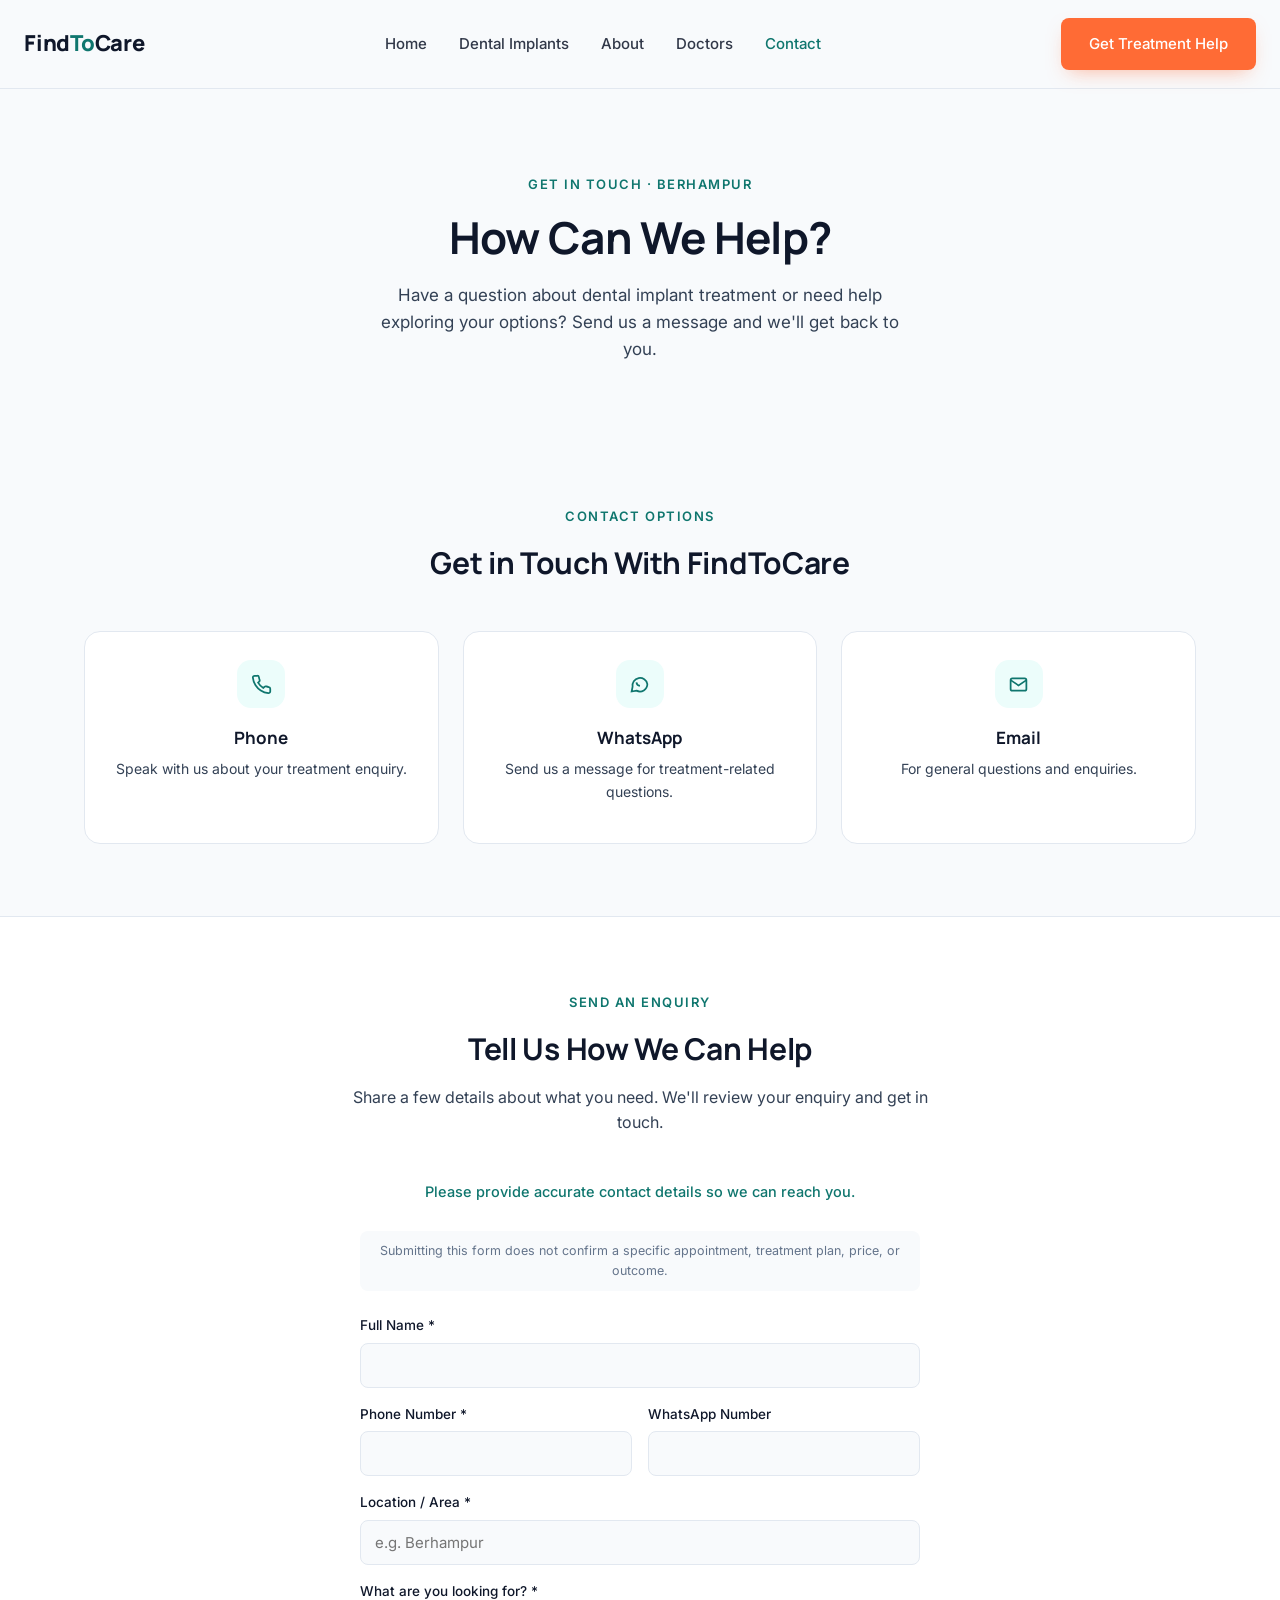
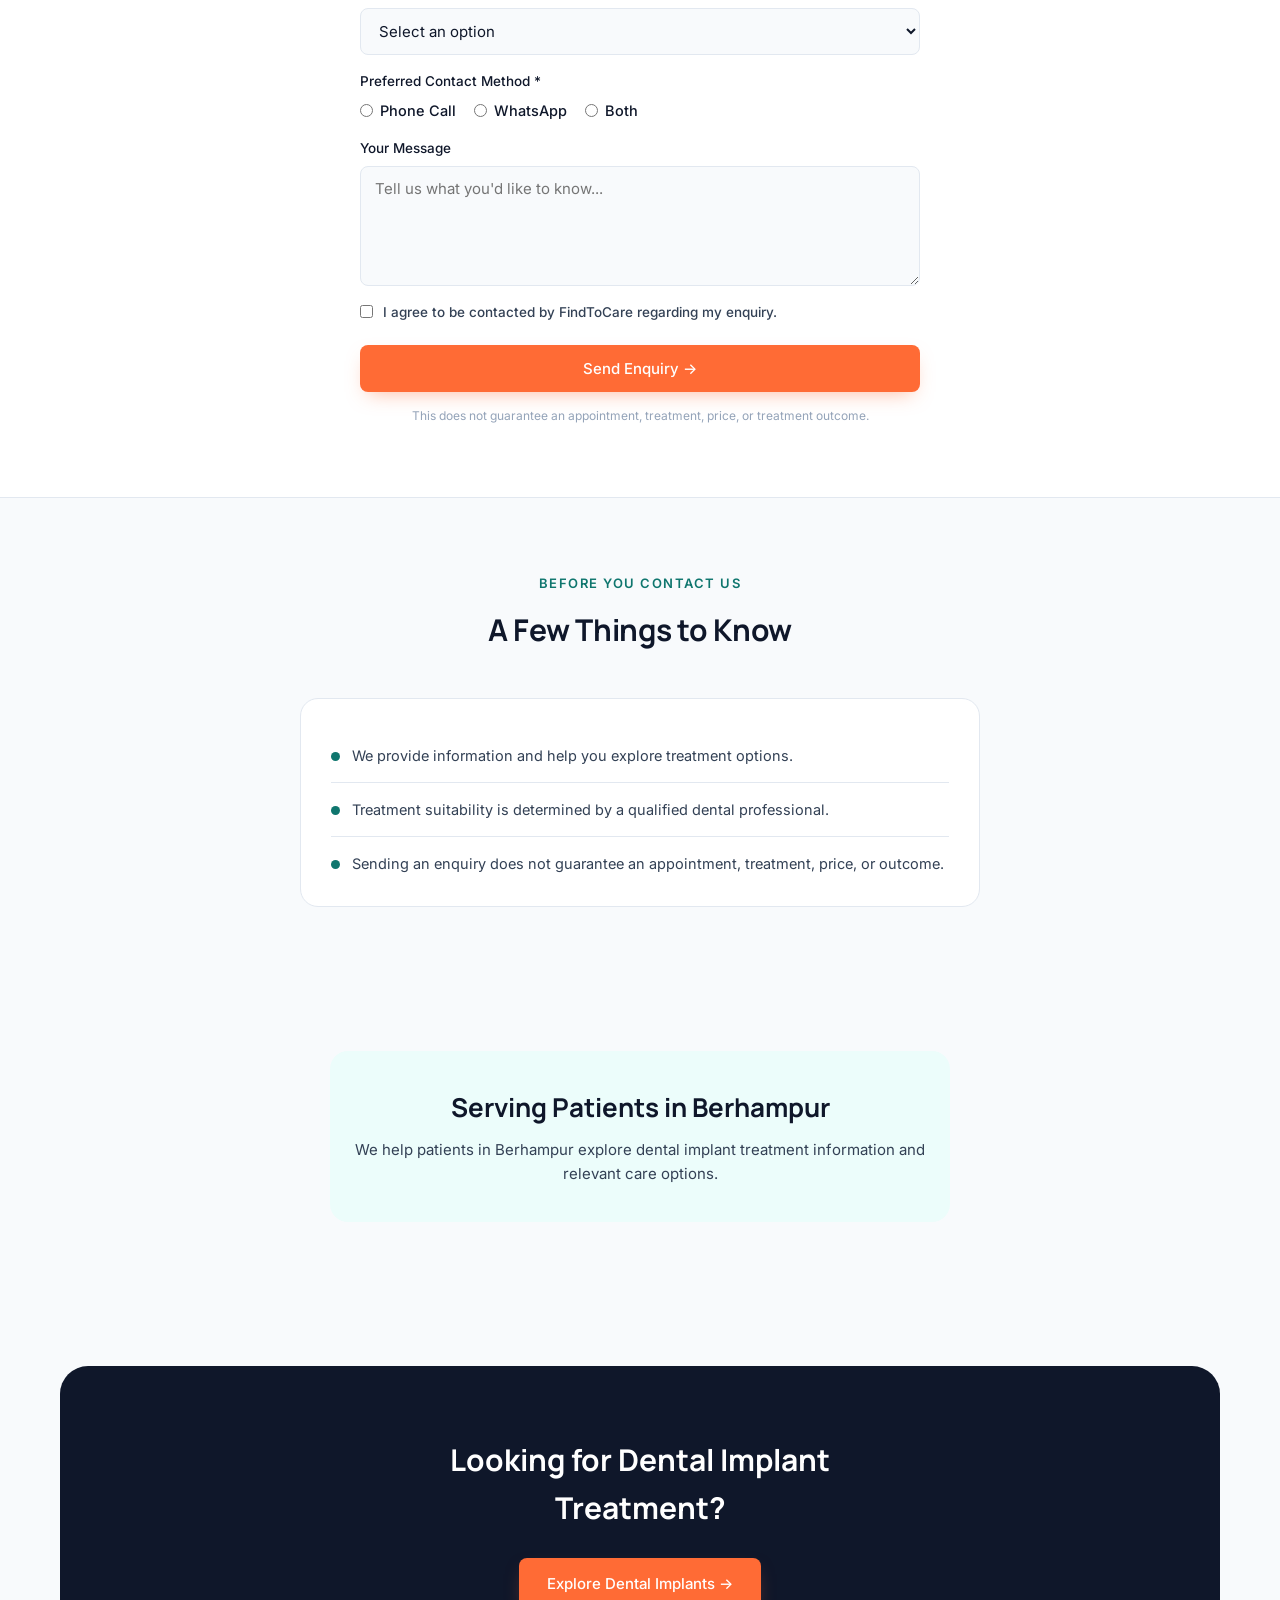
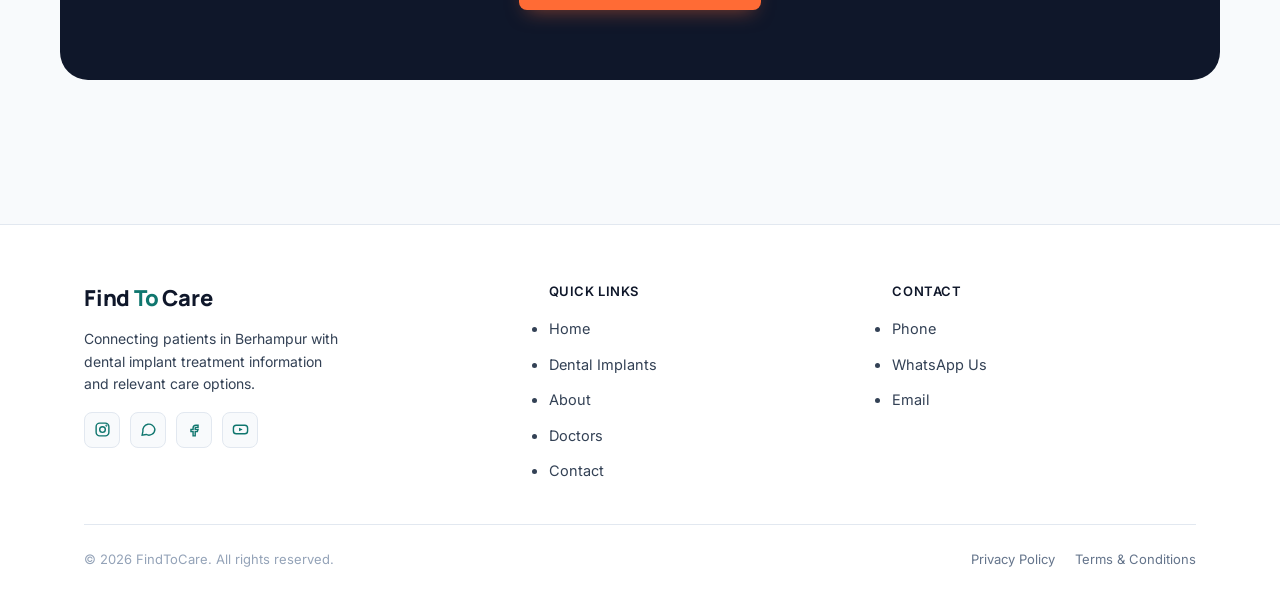
<file: contact.html>
<!DOCTYPE html>
<html lang="en">
<head>
<meta charset="UTF-8">
<meta name="viewport" content="width=device-width, initial-scale=1.0">

<title>FindToCare — Contact</title>

<link rel="preconnect" href="https://fonts.googleapis.com">
<link rel="preconnect" href="https://fonts.gstatic.com" crossorigin>
<link href="https://fonts.googleapis.com/css2?family=Manrope:wght@700;800&family=Inter:wght@400;500;600&display=swap" rel="stylesheet">

<style>
:root {
  --brand: #0F766E;
  --navy: #0F172A;
  --bg: #F8FAFC;
  --body: #334155;
  --cta: #FF6B35;
  --cta-dark: #e2551f;
  --accent: #14B8A6;
  --white: #ffffff;
  --border: #E2E8F0;

  --font-display: 'Manrope', sans-serif;
  --font-body: 'Inter', sans-serif;
}

* {
  margin: 0;
  padding: 0;
  box-sizing: border-box;
}

html {
  scroll-behavior: smooth;
}

body {
  font-family: var(--font-body);
  color: var(--body);
  background: var(--bg);
  line-height: 1.6;
}

a {
  text-decoration: none;
  color: inherit;
}

img,
svg {
  display: block;
  max-width: 100%;
}

.container {
  max-width: 1160px;
  margin: 0 auto;
  padding: 0 24px;
}

h1,
h2,
h3 {
  font-family: var(--font-display);
  font-weight: 700;
  color: var(--navy);
}

.eyebrow {
  font-family: var(--font-body);
  font-weight: 600;
  font-size: 13px;
  letter-spacing: 1.5px;
  text-transform: uppercase;
  color: var(--brand);
}

/* ===== BUTTON ===== */

.btn {
  display: inline-flex;
  align-items: center;
  justify-content: center;
  gap: 8px;
  font-family: var(--font-body);
  font-weight: 500;
  font-size: 15px;
  padding: 14px 28px;
  border-radius: 8px;
  border: none;
  cursor: pointer;
  transition: transform .15s ease, box-shadow .15s ease, background .15s ease;
}

.btn-cta {
  background: var(--cta);
  color: var(--white);
  box-shadow: 0 8px 20px -8px rgba(255,107,53,.5);
}

.btn-cta:hover {
  background: var(--cta-dark);
  transform: translateY(-1px);
}

/* ===== HEADER ===== */

header {
  position: sticky;
  top: 0;
  z-index: 100;
  background: rgba(248,250,252,.9);
  backdrop-filter: blur(10px);
  border-bottom: 1px solid var(--border);
}

.nav-wrap {
  display: flex;
  align-items: center;
  justify-content: space-between;
  padding: 18px 24px;
}

.logo {
  font-family: var(--font-display);
  font-weight: 800;
  font-size: 22px;
  letter-spacing: -.01em;
}

.logo .find,
.logo .care {
  color: var(--navy);
}

.logo .to {
  color: var(--brand);
}

.nav-links {
  display: flex;
  gap: 32px;
  font-weight: 500;
  font-size: 15px;
  color: var(--navy);
}

.nav-links a {
  opacity: .85;
  transition: opacity .15s;
}

.nav-links a:hover,
.nav-links a.active {
  opacity: 1;
  color: var(--brand);
}

.nav-cta {
  display: flex;
  align-items: center;
  gap: 20px;
}

.hamburger {
  display: none;
  flex-direction: column;
  gap: 5px;
  background: none;
  border: none;
  cursor: pointer;
  padding: 8px;
}

.hamburger span {
  width: 22px;
  height: 2px;
  background: var(--navy);
  border-radius: 2px;
}

.mobile-menu {
  display: none;
  flex-direction: column;
  padding: 8px 24px 20px;
  gap: 14px;
  border-top: 1px solid var(--border);
  font-weight: 500;
  font-size: 15px;
}

.mobile-menu.open {
  display: flex;
}

/* ===== HERO ===== */

.hero {
  padding: 82px 0 68px;
  text-align: center;
}

.hero-content {
  max-width: 650px;
  margin: 0 auto;
}

.hero-content h1 {
  font-size: 44px;
  line-height: 1.12;
  letter-spacing: -.015em;
  margin: 16px 0 20px;
}

.hero-content p {
  font-size: 17px;
  max-width: 550px;
  margin: 0 auto;
}

/* ===== SECTIONS ===== */

section {
  padding: 72px 0;
}

.section-head {
  text-align: center;
  max-width: 600px;
  margin: 0 auto 44px;
}

.section-head h2 {
  font-size: 30px;
  margin-top: 10px;
  letter-spacing: -.01em;
}

.section-head p {
  margin-top: 12px;
  font-size: 16px;
}

/* ===== CONTACT OPTIONS ===== */

.contact-options {
  display: grid;
  grid-template-columns: repeat(3, 1fr);
  gap: 24px;
}

.contact-card {
  background: var(--white);
  border: 1px solid var(--border);
  border-radius: 16px;
  padding: 28px 24px;
  text-align: center;
}

.contact-icon {
  width: 48px;
  height: 48px;
  border-radius: 14px;
  background: #ECFDFB;
  color: var(--brand);
  display: flex;
  align-items: center;
  justify-content: center;
  margin: 0 auto 16px;
}

.contact-card h3 {
  font-size: 17px;
  margin-bottom: 7px;
}

.contact-card p {
  font-size: 14px;
  margin-bottom: 12px;
}

.contact-card a {
  color: var(--brand);
  font-weight: 500;
  font-size: 14px;
}

/* ===== FORM ===== */

.form-section {
  background: var(--white);
  border-top: 1px solid var(--border);
  border-bottom: 1px solid var(--border);
}

.form-wrap {
  max-width: 560px;
  margin: 0 auto;
}

.form-note {
  text-align: center;
  font-size: 14.5px;
  color: var(--brand);
  font-weight: 500;
  margin-bottom: 28px;
}

.disclaimer-top {
  font-size: 12.5px;
  color: #64748B;
  text-align: center;
  margin-bottom: 24px;
  padding: 10px 16px;
  background: var(--bg);
  border-radius: 8px;
}

form {
  display: grid;
  grid-template-columns: 1fr 1fr;
  gap: 16px;
}

.field {
  display: flex;
  flex-direction: column;
  gap: 6px;
}

.field.full {
  grid-column: 1 / -1;
}

label {
  font-size: 13.5px;
  font-weight: 500;
  color: var(--navy);
}

input,
select,
textarea {
  font-family: var(--font-body);
  font-size: 15px;
  padding: 12px 14px;
  border: 1px solid var(--border);
  border-radius: 8px;
  background: var(--bg);
  color: var(--navy);
  outline: none;
  transition: border-color .15s;
}

input:focus,
select:focus,
textarea:focus {
  border-color: var(--brand);
}

textarea {
  min-height: 120px;
  resize: vertical;
}

.radio-group {
  display: flex;
  gap: 18px;
  flex-wrap: wrap;
}

.radio-option {
  display: flex;
  align-items: center;
  gap: 7px;
  font-size: 14.5px;
  font-weight: 500;
  color: var(--navy);
}

.radio-option input {
  width: auto;
  padding: 0;
  accent-color: var(--brand);
}

.consent-row {
  display: flex;
  align-items: flex-start;
  gap: 10px;
  font-size: 13.5px;
  color: var(--body);
}

.consent-row input {
  width: auto;
  margin-top: 3px;
  accent-color: var(--brand);
}

.submit-btn {
  width: 100%;
  margin-top: 6px;
}

.disclaimer-bottom {
  font-size: 12px;
  color: #94A3B8;
  text-align: center;
  margin-top: 14px;
}

/* ===== BEFORE CONTACT ===== */

.info-box {
  max-width: 680px;
  margin: 0 auto;
  background: var(--white);
  border: 1px solid var(--border);
  border-radius: 18px;
  padding: 30px;
}

.info-item {
  display: flex;
  gap: 12px;
  padding: 15px 0;
  border-bottom: 1px solid var(--border);
}

.info-item:last-child {
  border-bottom: none;
  padding-bottom: 0;
}

.info-dot {
  width: 9px;
  height: 9px;
  background: var(--brand);
  border-radius: 50%;
  flex-shrink: 0;
  margin-top: 8px;
}

.info-item p {
  font-size: 14.5px;
}

/* ===== LOCATION ===== */

.location {
  text-align: center;
}

.location-box {
  max-width: 620px;
  margin: 0 auto;
  background: #ECFDFB;
  border-radius: 18px;
  padding: 36px 24px;
}

.location-box h2 {
  font-size: 26px;
  margin-bottom: 10px;
}

.location-box p {
  font-size: 15px;
}

/* ===== FINAL CTA ===== */

.final-cta {
  background: var(--navy);
  text-align: center;
  padding: 70px 24px;
  border-radius: 28px;
  max-width: 1160px;
  margin: 0 auto;
}

.final-cta h2 {
  color: var(--white);
  font-size: 30px;
  max-width: 520px;
  margin: 0 auto 26px;
}

/* ===== FOOTER ===== */

footer {
  background: var(--white);
  border-top: 1px solid var(--border);
  padding: 56px 0 28px;
  margin-top: 72px;
}

.footer-grid {
  display: grid;
  grid-template-columns: 1.4fr 1fr 1fr;
  gap: 40px;
  margin-bottom: 40px;
}

.footer-tagline {
  font-size: 14px;
  margin-top: 12px;
  max-width: 260px;
}

.footer-col h4 {
  font-family: var(--font-body);
  font-size: 13px;
  font-weight: 600;
  text-transform: uppercase;
  letter-spacing: .04em;
  color: var(--navy);
  margin-bottom: 14px;
}

.footer-col ul {
  display: flex;
  flex-direction: column;
  gap: 10px;
}

.footer-col a {
  font-size: 14.5px;
  color: var(--body);
}

.footer-col a:hover {
  color: var(--brand);
}

.socials {
  display: flex;
  gap: 10px;
  margin-top: 16px;
}

.social-icon {
  width: 36px;
  height: 36px;
  border-radius: 8px;
  background: var(--bg);
  border: 1px solid var(--border);
  display: flex;
  align-items: center;
  justify-content: center;
  color: var(--brand);
}

.social-icon:hover {
  background: #ECFDFB;
}

.footer-bottom {
  border-top: 1px solid var(--border);
  padding-top: 24px;
  display: flex;
  justify-content: space-between;
  align-items: center;
  font-size: 13px;
  color: #94A3B8;
  flex-wrap: wrap;
  gap: 12px;
}

.footer-bottom-links {
  display: flex;
  gap: 20px;
}

.footer-bottom-links a {
  color: #64748B;
}

.footer-bottom-links a:hover {
  color: var(--brand);
}

/* ===== MOBILE ===== */

@media (max-width: 860px) {

  .nav-links {
    display: none;
  }

  .hamburger {
    display: flex;
  }

  .nav-cta {
    gap: 12px;
  }

  .nav-cta .btn-cta {
    padding: 9px 14px;
    font-size: 13.5px;
  }

  .contact-options {
    grid-template-columns: 1fr;
  }

  form {
    grid-template-columns: 1fr;
  }

  .footer-grid {
    grid-template-columns: 1fr;
    gap: 28px;
  }

  .hero {
    padding: 56px 0 48px;
  }

  .hero-content h1 {
    font-size: 32px;
  }

  section {
    padding: 52px 0;
  }

  .section-head h2 {
    font-size: 27px;
  }

  .final-cta {
    border-radius: 0;
    margin: 0 -24px;
    padding: 56px 24px;
  }

  .footer-bottom {
    flex-direction: column;
    align-items: center;
    text-align: center;
  }

  .footer-bottom-links {
    justify-content: center;
    flex-wrap: wrap;
  }
}
</style>
</head>

<body>

<!-- ================= HEADER ================= -->

<header>

  <div class="nav-wrap">

    <a href="index.html" class="logo" aria-label="FindToCare Home">
      <span class="find">Find</span><span class="to">To</span><span class="care">Care</span>
    </a>

    <nav class="nav-links">

      <a href="index.html">Home</a>

      <a href="dental-implants.html">
        Dental Implants
      </a>

      <a href="about.html">
        About
      </a>

      <a href="doctors.html">
        Doctors
      </a>

      <a href="contact.html" class="active">
        Contact
      </a>

    </nav>

    <div class="nav-cta">

      <a href="#enquiry" class="btn btn-cta">
        Get Treatment Help
      </a>

      <button
        class="hamburger"
        id="hamburgerBtn"
        aria-label="Open menu"
        aria-expanded="false"
      >
        <span></span>
        <span></span>
        <span></span>
      </button>

    </div>

  </div>


  <div class="mobile-menu" id="mobileMenu">

    <a href="index.html">
      Home
    </a>

    <a href="dental-implants.html">
      Dental Implants
    </a>

    <a href="about.html">
      About
    </a>

    <a href="doctors.html">
      Doctors
    </a>

    <a href="contact.html">
      Contact
    </a>

  </div>

</header>


<main>

<!-- ================= HERO ================= -->

<section class="hero">

  <div class="container hero-content">

    <span class="eyebrow">
      Get in Touch · Berhampur
    </span>

    <h1>
      How Can We Help?
    </h1>

    <p>
      Have a question about dental implant treatment or need help
      exploring your options? Send us a message and we'll get back to you.
    </p>

  </div>

</section>


<!-- ================= CONTACT OPTIONS ================= -->

<section>

  <div class="container">

    <div class="section-head">

      <span class="eyebrow">
        Contact Options
      </span>

      <h2>
        Get in Touch With FindToCare
      </h2>

    </div>


    <div class="contact-options">


      <!-- PHONE -->

      <div class="contact-card">

        <div class="contact-icon">

          <svg width="21" height="21" viewBox="0 0 24 24"
               fill="none" stroke="currentColor"
               stroke-width="2">
            <path d="M22 16.92v3a2 2 0 0 1-2.18 2
            19.79 19.79 0 0 1-8.63-3.07
            19.5 19.5 0 0 1-6-6
            A19.79 19.79 0 0 1 2.12 4.18
            2 2 0 0 1 4.11 2h3
            a2 2 0 0 1 2 1.72
            12.84 12.84 0 0 0 .7 2.81
            2 2 0 0 1-.45 2.11L8.09 9.91
            a16 16 0 0 0 6 6l1.27-1.27
            a2 2 0 0 1 2.11-.45
            12.84 12.84 0 0 0 2.81.7
            A2 2 0 0 1 22 16.92z"/>
          </svg>

        </div>

        <h3>
          Phone
        </h3>

        <p>
          Speak with us about your treatment enquiry.
        </p>

        <!-- ADD PHONE NUMBER HERE -->

      </div>


      <!-- WHATSAPP -->

      <div class="contact-card">

        <div class="contact-icon">

          <svg width="21" height="21" viewBox="0 0 24 24"
               fill="none" stroke="currentColor"
               stroke-width="2">
            <path d="M21 11.5a8.5 8.5 0 0 1-12.4 7.5L3 20l1.1-5.4A8.5 8.5 0 1 1 21 11.5z"/>
            <path d="M8.5 9.5c.3 2 2 3.7 4 4"/>
          </svg>

        </div>

        <h3>
          WhatsApp
        </h3>

        <p>
          Send us a message for treatment-related questions.
        </p>

        <!-- ADD WHATSAPP LINK HERE -->

      </div>


      <!-- EMAIL -->

      <div class="contact-card">

        <div class="contact-icon">

          <svg width="21" height="21" viewBox="0 0 24 24"
               fill="none" stroke="currentColor"
               stroke-width="2">
            <rect x="3" y="5" width="18" height="14" rx="2"/>
            <path d="m3 7 9 6 9-6"/>
          </svg>

        </div>

        <h3>
          Email
        </h3>

        <p>
          For general questions and enquiries.
        </p>

        <!-- ADD EMAIL HERE -->

      </div>

    </div>

  </div>

</section>


<!-- ================= SEND ENQUIRY ================= -->

<section class="form-section" id="enquiry">

  <div class="container">

    <div class="section-head">

      <span class="eyebrow">
        Send an Enquiry
      </span>

      <h2>
        Tell Us How We Can Help
      </h2>

      <p>
        Share a few details about what you need. We'll review your
        enquiry and get in touch.
      </p>

    </div>


    <div class="form-wrap">

      <p class="form-note">
        Please provide accurate contact details so we can reach you.
      </p>

      <p class="disclaimer-top">
        Submitting this form does not confirm a specific appointment,
        treatment plan, price, or outcome.
      </p>


      <form>

        <div class="field full">

          <label for="name">
            Full Name *
          </label>

          <input
            type="text"
            id="name"
            name="name"
            required
          >

        </div>


        <div class="field">

          <label for="phone">
            Phone Number *
          </label>

          <input
            type="tel"
            id="phone"
            name="phone"
            required
          >

        </div>


        <div class="field">

          <label for="whatsapp">
            WhatsApp Number
          </label>

          <input
            type="tel"
            id="whatsapp"
            name="whatsapp"
          >

        </div>


        <div class="field full">

          <label for="location">
            Location / Area *
          </label>

          <input
            type="text"
            id="location"
            name="location"
            placeholder="e.g. Berhampur"
            required
          >

        </div>


        <div class="field full">

          <label for="need">
            What are you looking for? *
          </label>

          <select id="need" name="need" required>

            <option value="">
              Select an option
            </option>

            <option>
              Single missing tooth
            </option>

            <option>
              Multiple missing teeth
            </option>

            <option>
              Full mouth tooth replacement
            </option>

            <option>
              Dental implant information
            </option>

            <option>
              General enquiry
            </option>

            <option>
              Not sure
            </option>

          </select>

        </div>


        <div class="field full">

          <label>
            Preferred Contact Method *
          </label>

          <div class="radio-group">

            <label class="radio-option">
              <input
                type="radio"
                name="contact"
                value="Phone Call"
                required
              >
              Phone Call
            </label>

            <label class="radio-option">
              <input
                type="radio"
                name="contact"
                value="WhatsApp"
              >
              WhatsApp
            </label>

            <label class="radio-option">
              <input
                type="radio"
                name="contact"
                value="Both"
              >
              Both
            </label>

          </div>

        </div>


        <div class="field full">

          <label for="message">
            Your Message
          </label>

          <textarea
            id="message"
            name="message"
            placeholder="Tell us what you'd like to know..."
          ></textarea>

        </div>


        <div class="field full">

          <label class="consent-row">

            <input
              type="checkbox"
              required
            >

            <span>
              I agree to be contacted by FindToCare regarding my enquiry.
            </span>

          </label>

        </div>


        <div class="field full">

          <button
            type="submit"
            class="btn btn-cta submit-btn"
          >
            Send Enquiry →

          </button>

        </div>

      </form>


      <p class="disclaimer-bottom">
        This does not guarantee an appointment, treatment, price,
        or treatment outcome.
      </p>

    </div>

  </div>

</section>


<!-- ================= BEFORE CONTACT ================= -->

<section>

  <div class="container">

    <div class="section-head">

      <span class="eyebrow">
        Before You Contact Us
      </span>

      <h2>
        A Few Things to Know
      </h2>

    </div>


    <div class="info-box">

      <div class="info-item">

        <span class="info-dot"></span>

        <p>
          We provide information and help you explore treatment options.
        </p>

      </div>


      <div class="info-item">

        <span class="info-dot"></span>

        <p>
          Treatment suitability is determined by a qualified dental professional.
        </p>

      </div>


      <div class="info-item">

        <span class="info-dot"></span>

        <p>
          Sending an enquiry does not guarantee an appointment,
          treatment, price, or outcome.
        </p>

      </div>

    </div>

  </div>

</section>


<!-- ================= LOCATION ================= -->

<section class="location">

  <div class="container">

    <div class="location-box">

      <h2>
        Serving Patients in Berhampur
      </h2>

      <p>
        We help patients in Berhampur explore dental implant
        treatment information and relevant care options.
      </p>

    </div>

  </div>

</section>


<!-- ================= FINAL CTA ================= -->

<section>

  <div class="final-cta">

    <h2>
      Looking for Dental Implant Treatment?
    </h2>

    <a
      href="dental-implants.html"
      class="btn btn-cta"
    >
      Explore Dental Implants →

    </a>

  </div>

</section>

</main>


<!-- ================= FOOTER ================= -->

<footer>

  <div class="container">

    <div class="footer-grid">


      <div>

        <a href="index.html" class="logo">

          <span class="find">Find</span>
          <span class="to">To</span>
          <span class="care">Care</span>

        </a>

        <p class="footer-tagline">
          Connecting patients in Berhampur with dental implant
          treatment information and relevant care options.
        </p>


        <div class="socials">

          <a
            class="social-icon"
            href="#"
            aria-label="Instagram"
          >
            <svg width="17" height="17" viewBox="0 0 24 24"
                 fill="none" stroke="currentColor" stroke-width="2">
              <rect x="3" y="3" width="18" height="18" rx="5"/>
              <circle cx="12" cy="12" r="4"/>
              <circle cx="17.5" cy="6.5" r=".5"
                      fill="currentColor"/>
            </svg>
          </a>


          <a
            class="social-icon"
            href="#"
            aria-label="WhatsApp"
          >
            <svg width="17" height="17" viewBox="0 0 24 24"
                 fill="none" stroke="currentColor" stroke-width="2">
              <path d="M21 11.5a8.5 8.5 0 0 1-12.4 7.5L3 20l1.1-5.4A8.5 8.5 0 1 1 21 11.5z"/>
            </svg>
          </a>


          <a
            class="social-icon"
            href="#"
            aria-label="Facebook"
          >
            <svg width="17" height="17" viewBox="0 0 24 24"
                 fill="none" stroke="currentColor" stroke-width="2">
              <path d="M14 9h3V6h-3a4 4 0 0 0-4 4v2H7v3h3v6h3v-6h3l1-3h-4v-2a1 1 0 0 1 1-1z"/>
            </svg>
          </a>


          <a
            class="social-icon"
            href="#"
            aria-label="YouTube"
          >
            <svg width="17" height="17" viewBox="0 0 24 24"
                 fill="none" stroke="currentColor" stroke-width="2">
              <rect x="2" y="6" width="20" height="12" rx="4"/>
              <path d="M10 9.5l5 2.5-5 2.5z"
                    fill="currentColor"
                    stroke="none"/>
            </svg>
          </a>

        </div>

      </div>


      <div class="footer-col">

        <h4>
          Quick Links
        </h4>

        <ul>

          <li>
            <a href="index.html">
              Home
            </a>
          </li>

          <li>
            <a href="dental-implants.html">
              Dental Implants
            </a>
          </li>

          <li>
            <a href="about.html">
              About
            </a>
          </li>

          <li>
            <a href="doctors.html">
              Doctors
            </a>
          </li>

          <li>
            <a href="contact.html">
              Contact
            </a>
          </li>

        </ul>

      </div>


      <div class="footer-col">

        <h4>
          Contact
        </h4>

        <ul>

          <!-- ADD YOUR PHONE NUMBER HERE -->
          <li>
            <a href="#">
              Phone
            </a>
          </li>

          <!-- ADD YOUR WHATSAPP LINK HERE -->
          <li>
            <a href="#">
              WhatsApp Us
            </a>
          </li>

          <!-- ADD YOUR EMAIL HERE -->
          <li>
            <a href="#">
              Email
            </a>
          </li>

        </ul>

      </div>

    </div>


    <div class="footer-bottom">

      <span>
        © 2026 FindToCare. All rights reserved.
      </span>

      <div class="footer-bottom-links">

        <a href="#">
          Privacy Policy
        </a>

        <a href="#">
          Terms & Conditions
        </a>

      </div>

    </div>

  </div>

</footer>


<!-- ================= MOBILE MENU ================= -->

<script>

const hamburgerBtn =
  document.getElementById("hamburgerBtn");

const mobileMenu =
  document.getElementById("mobileMenu");

hamburgerBtn.addEventListener("click", () => {

  const isOpen =
    mobileMenu.classList.toggle("open");

  hamburgerBtn.setAttribute(
    "aria-expanded",
    isOpen
  );

});


document
  .querySelectorAll(".mobile-menu a")
  .forEach(link => {

    link.addEventListener("click", () => {

      mobileMenu.classList.remove("open");

      hamburgerBtn.setAttribute(
        "aria-expanded",
        "false"
      );

    });

  });

</script>

</body>
</html>
</file>
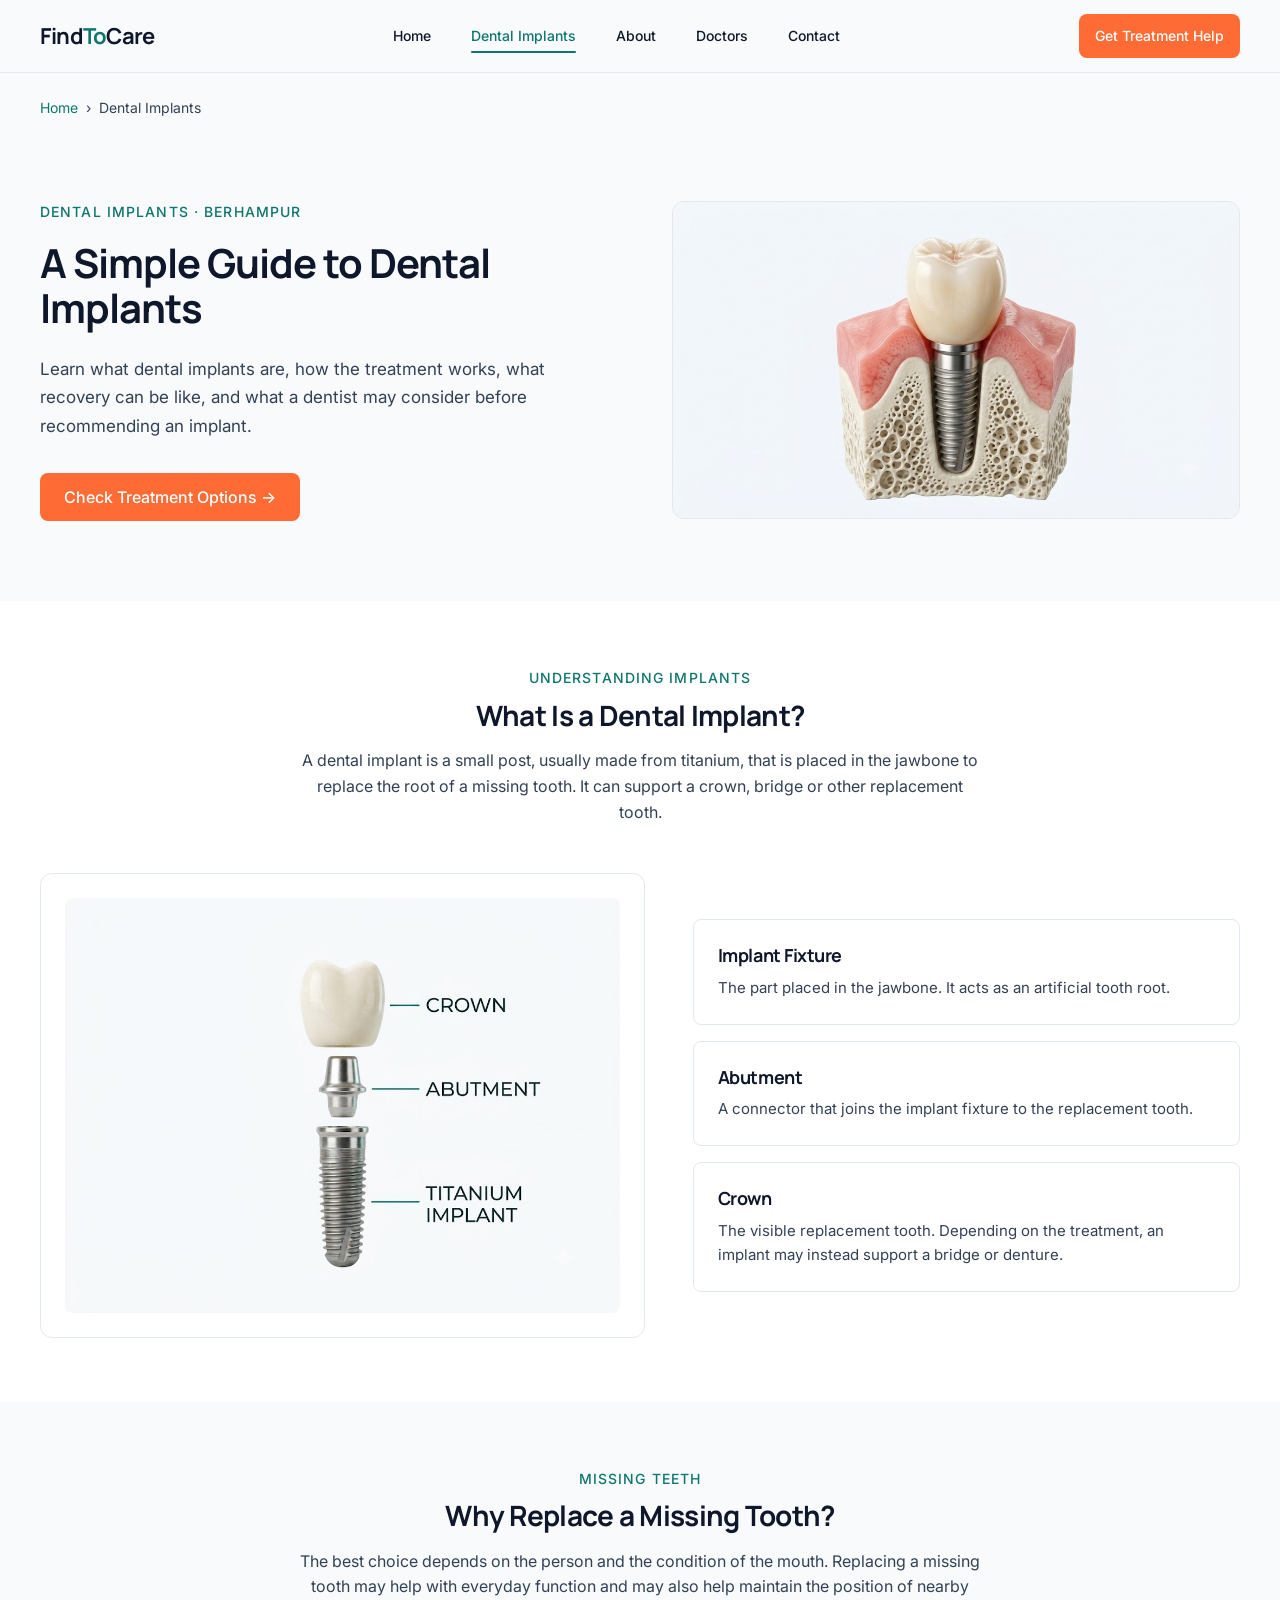
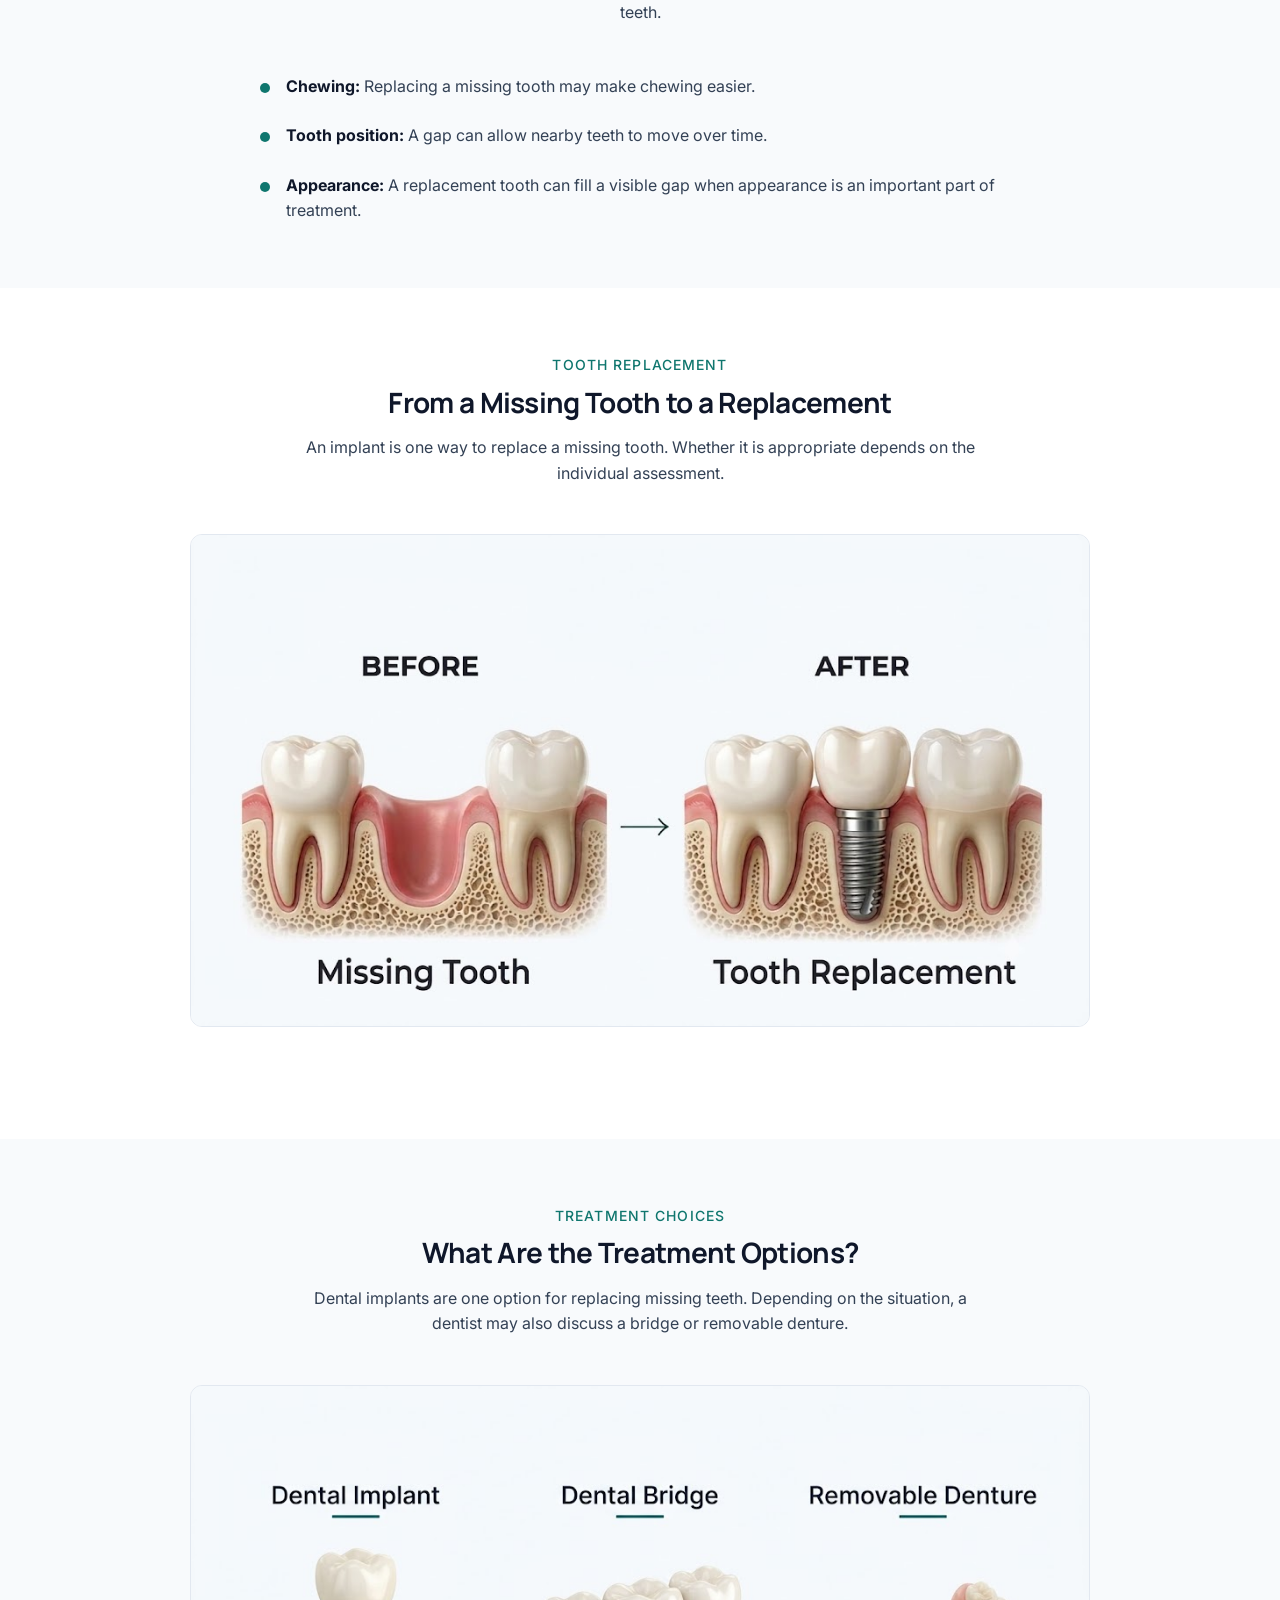
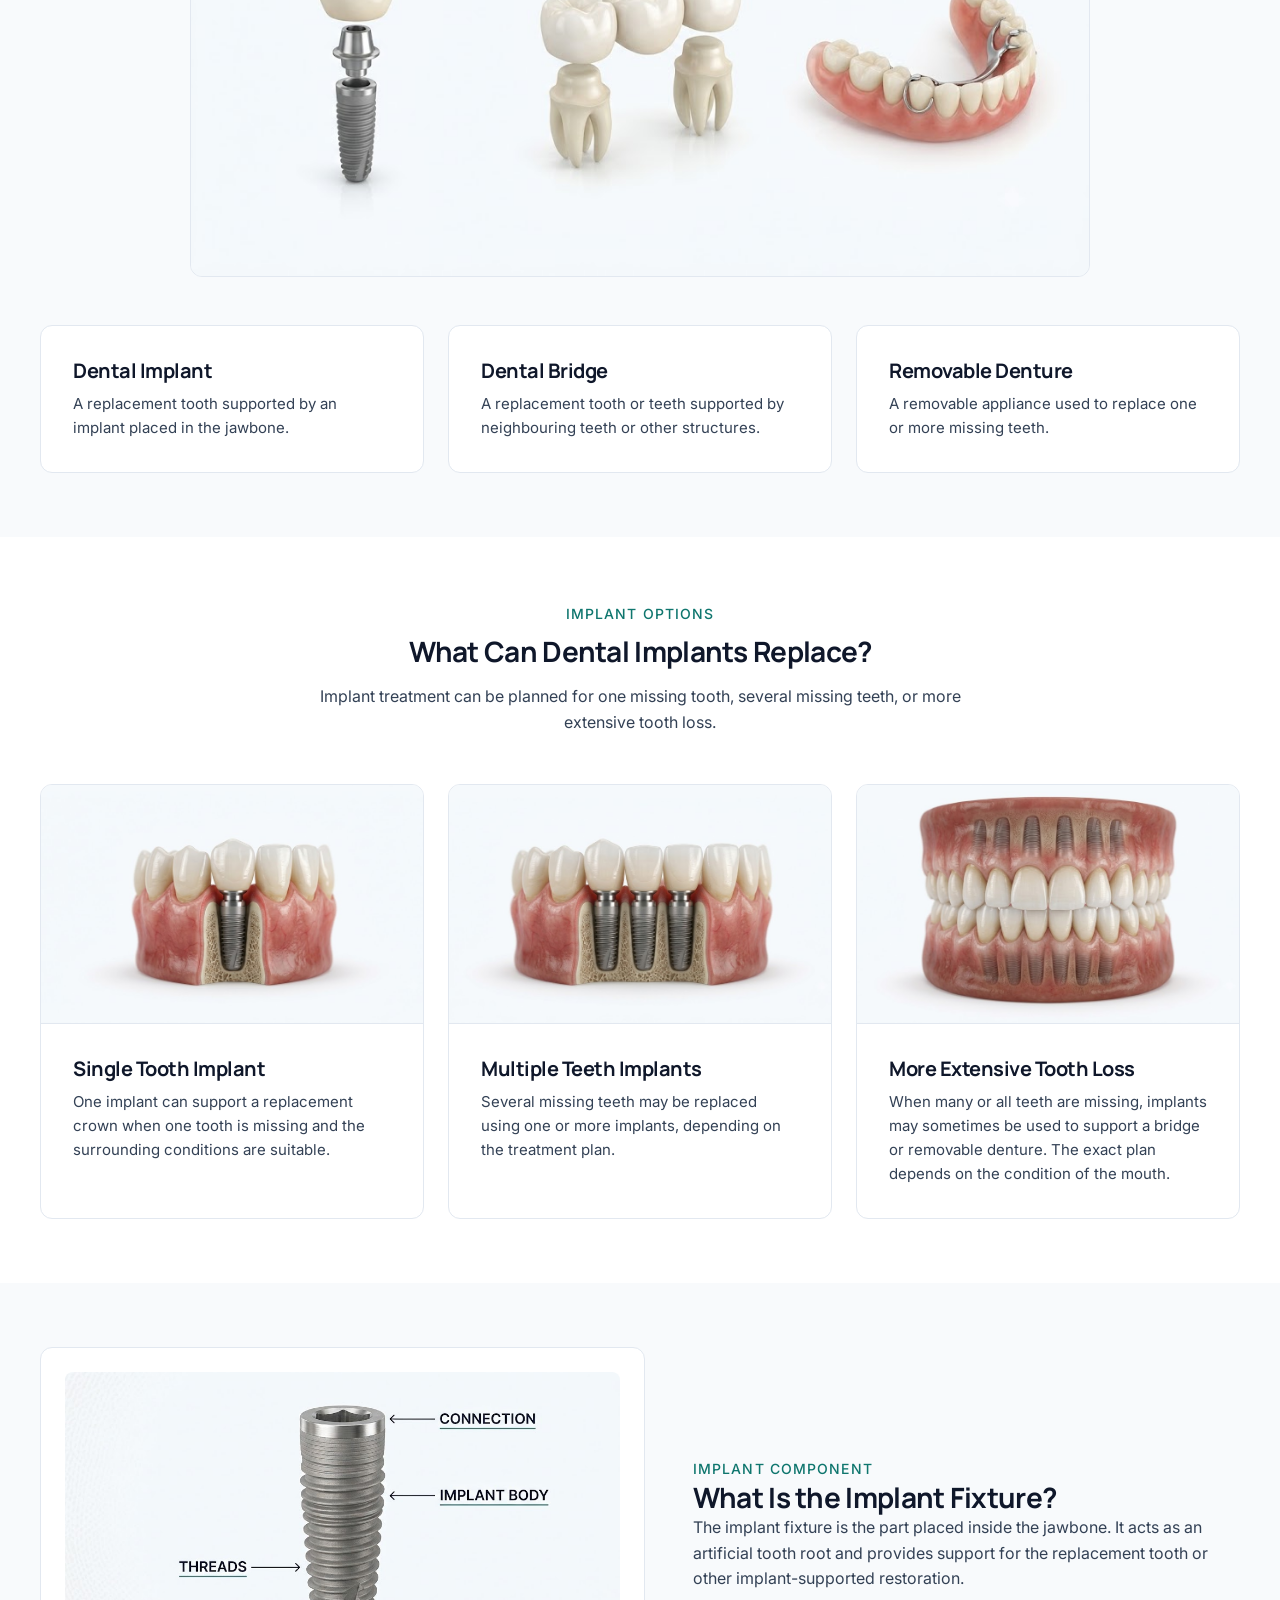
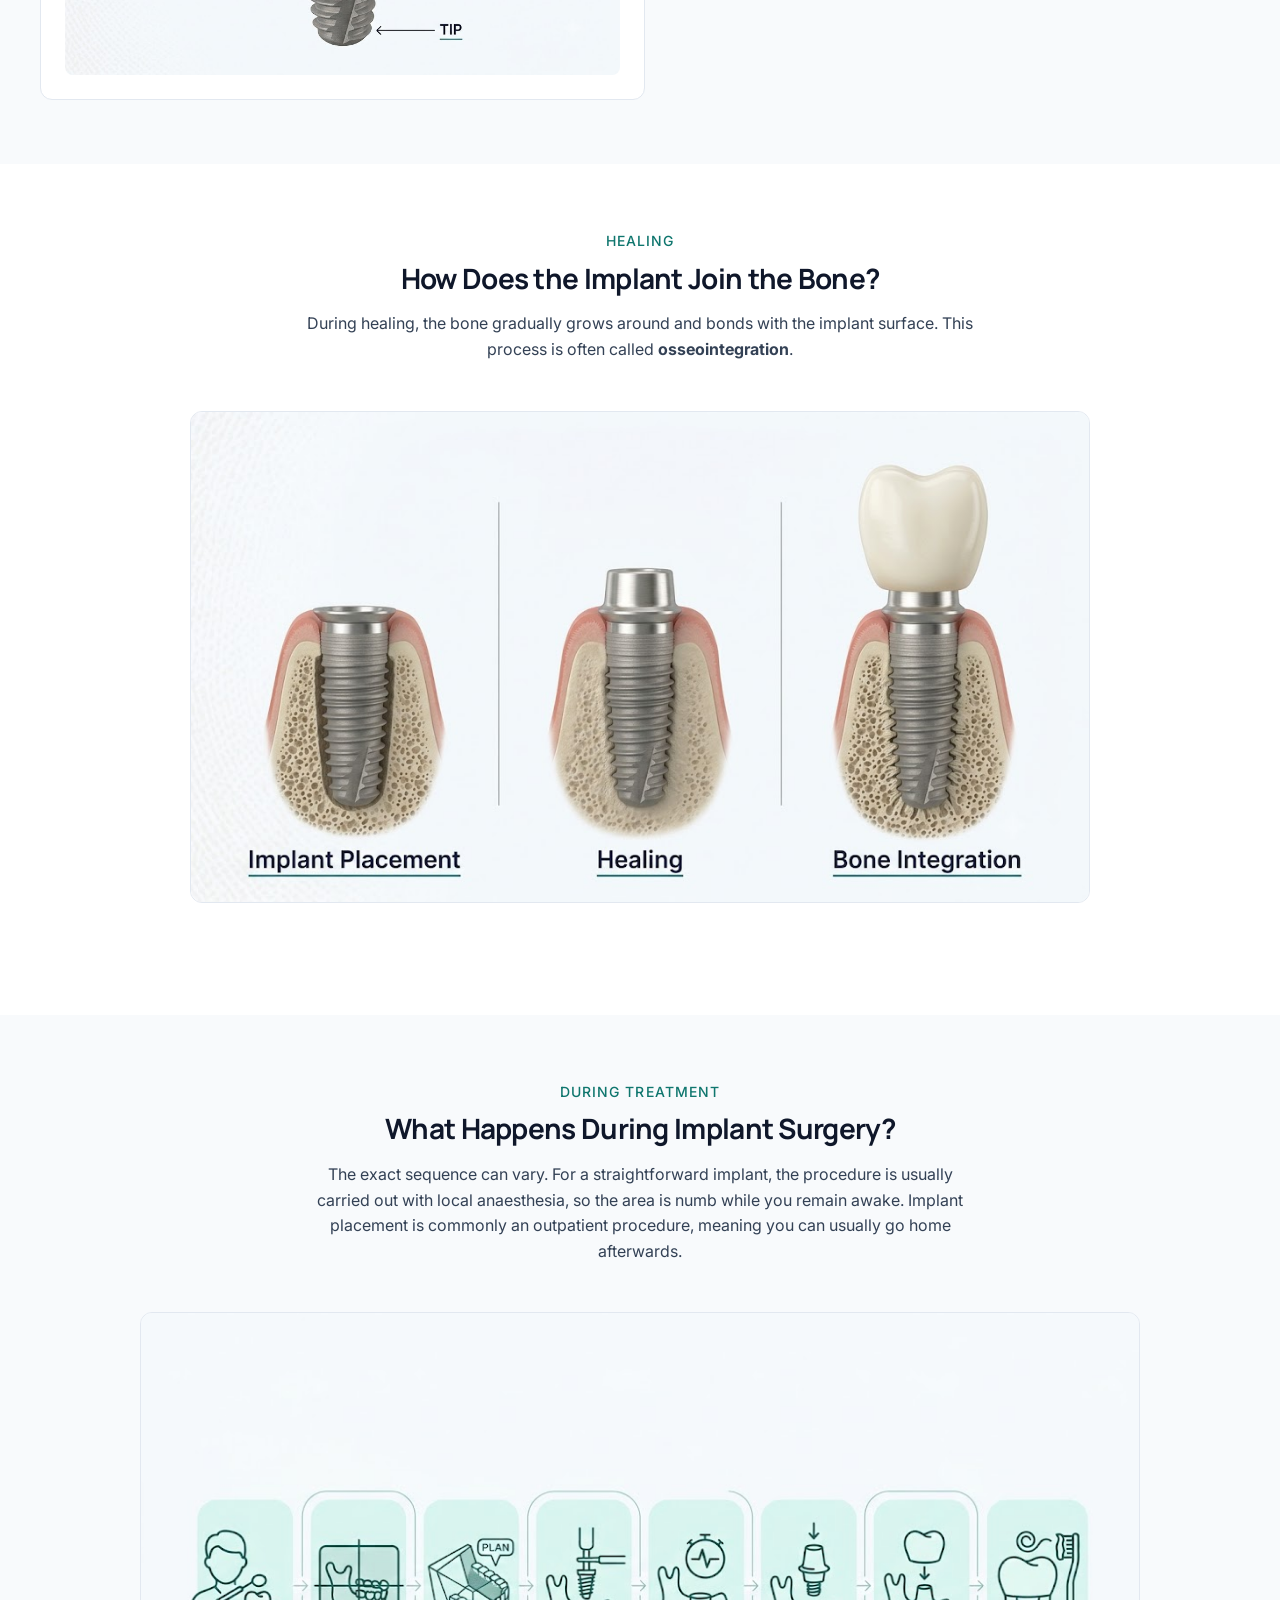
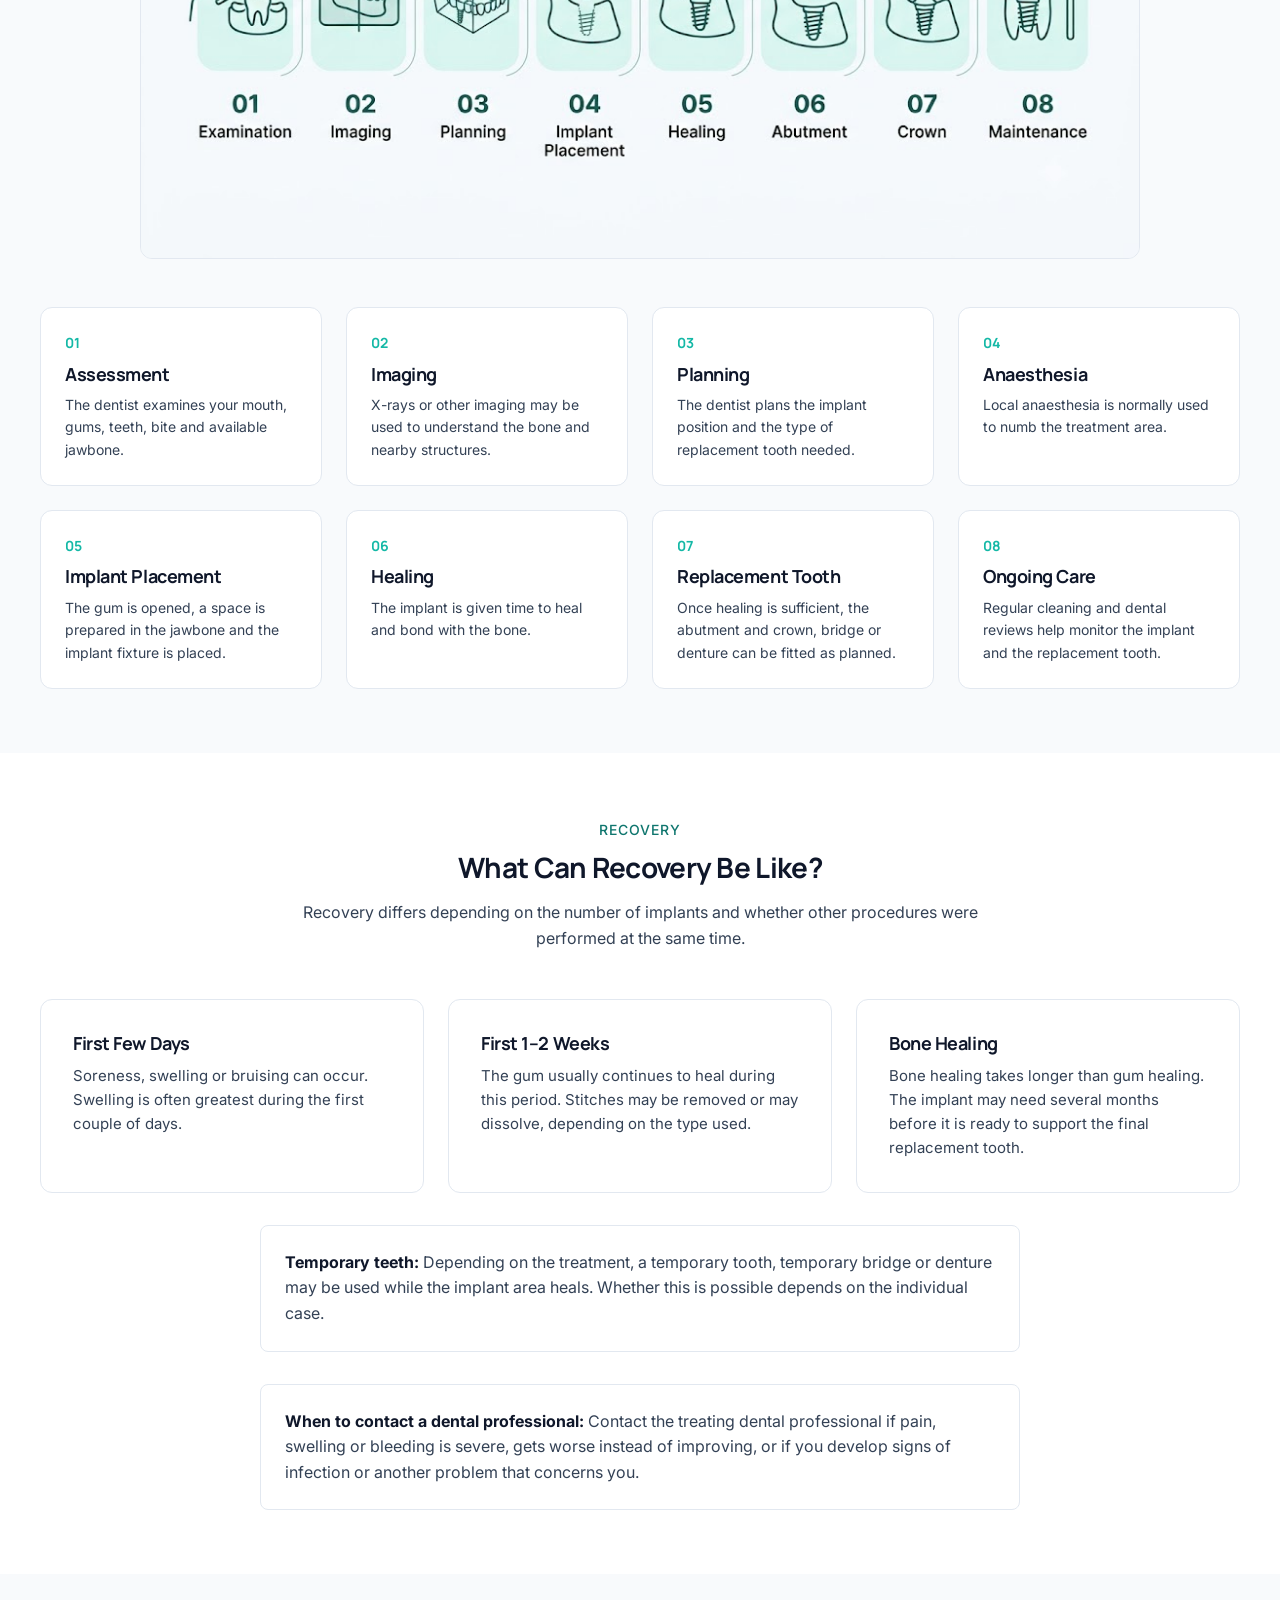
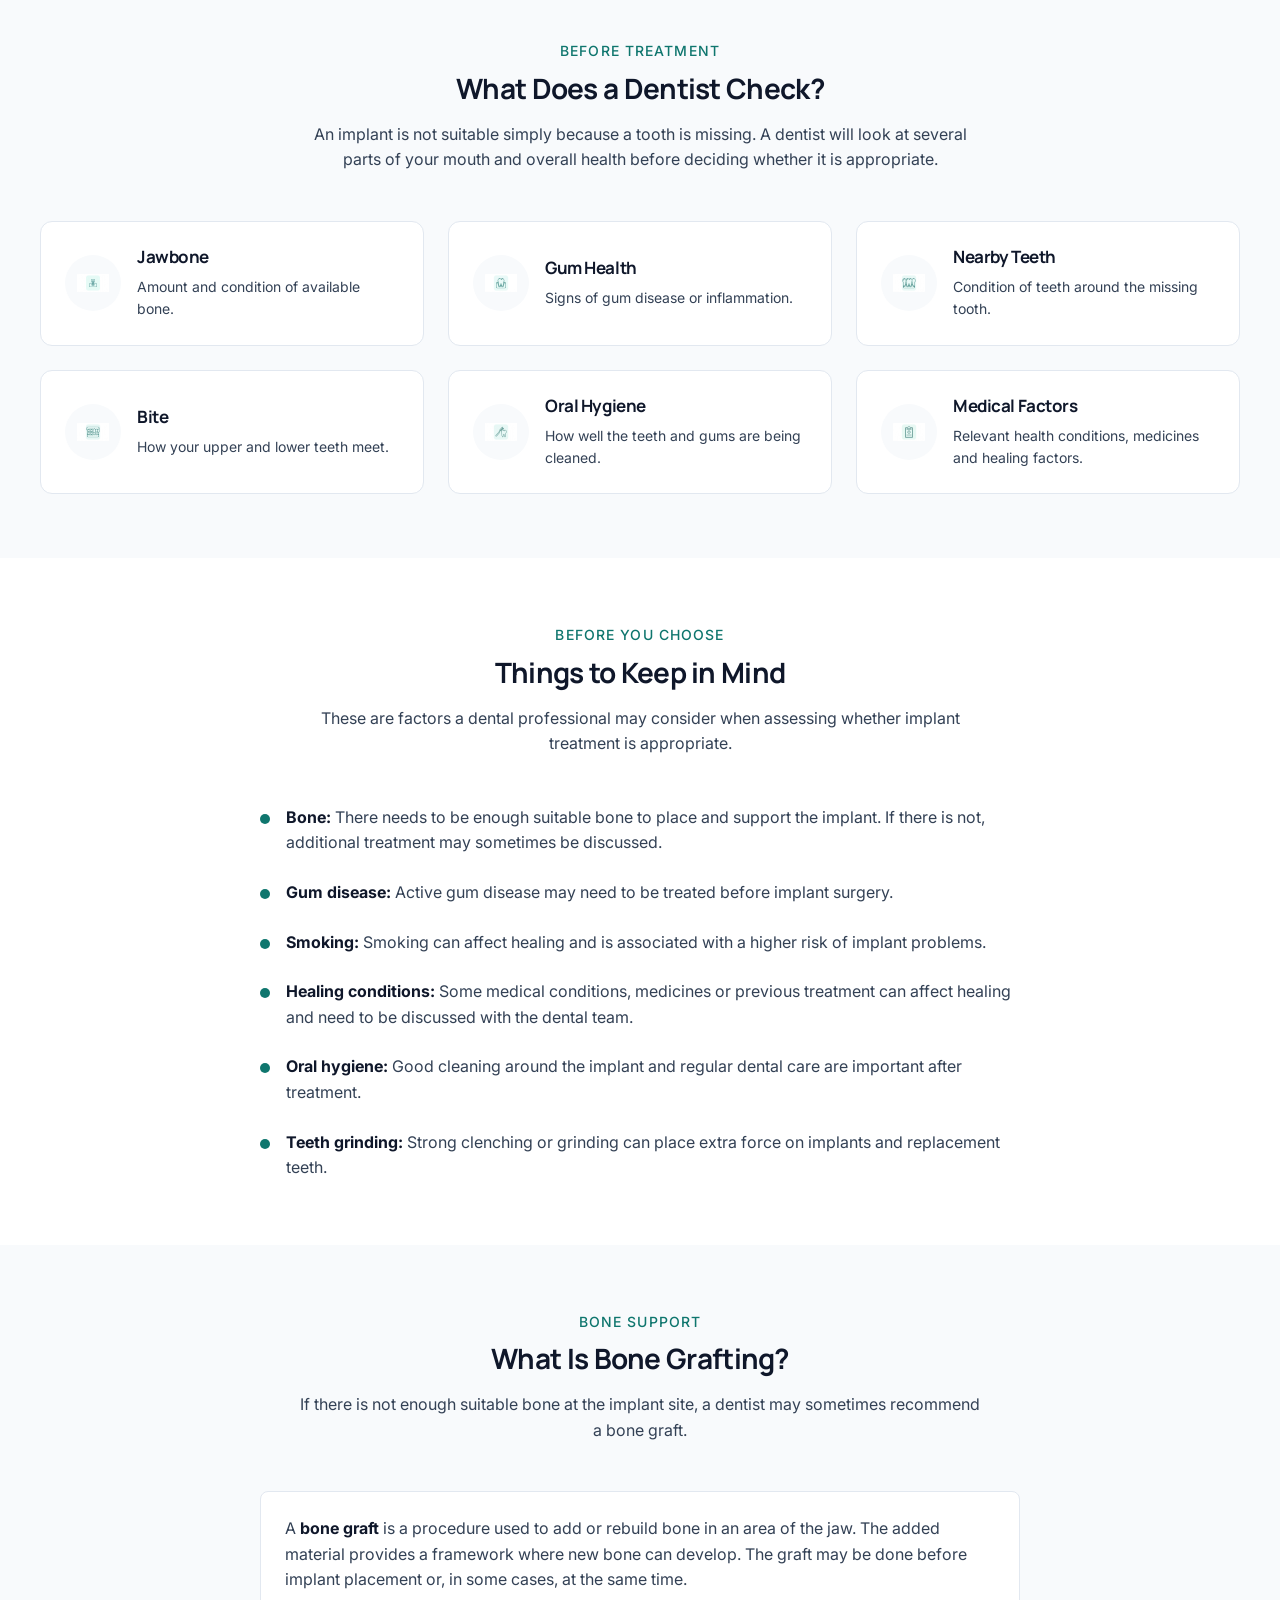
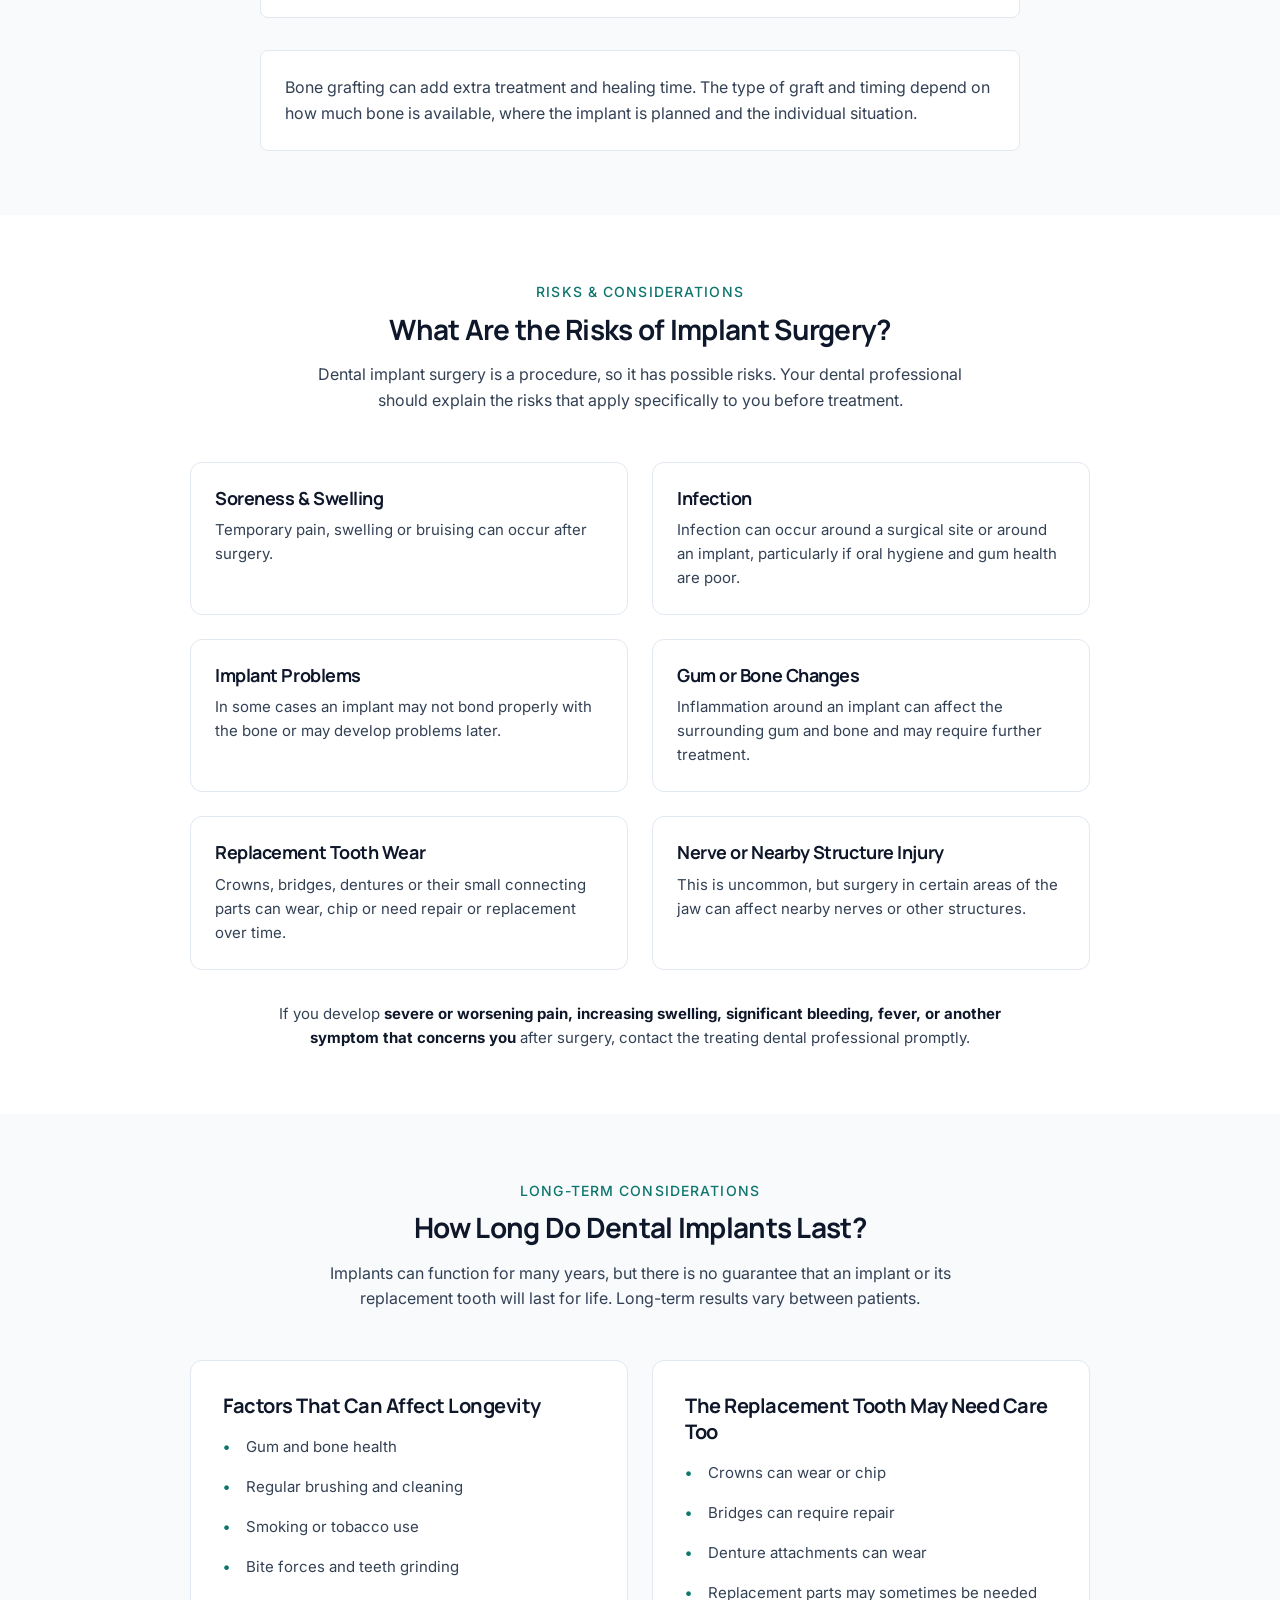
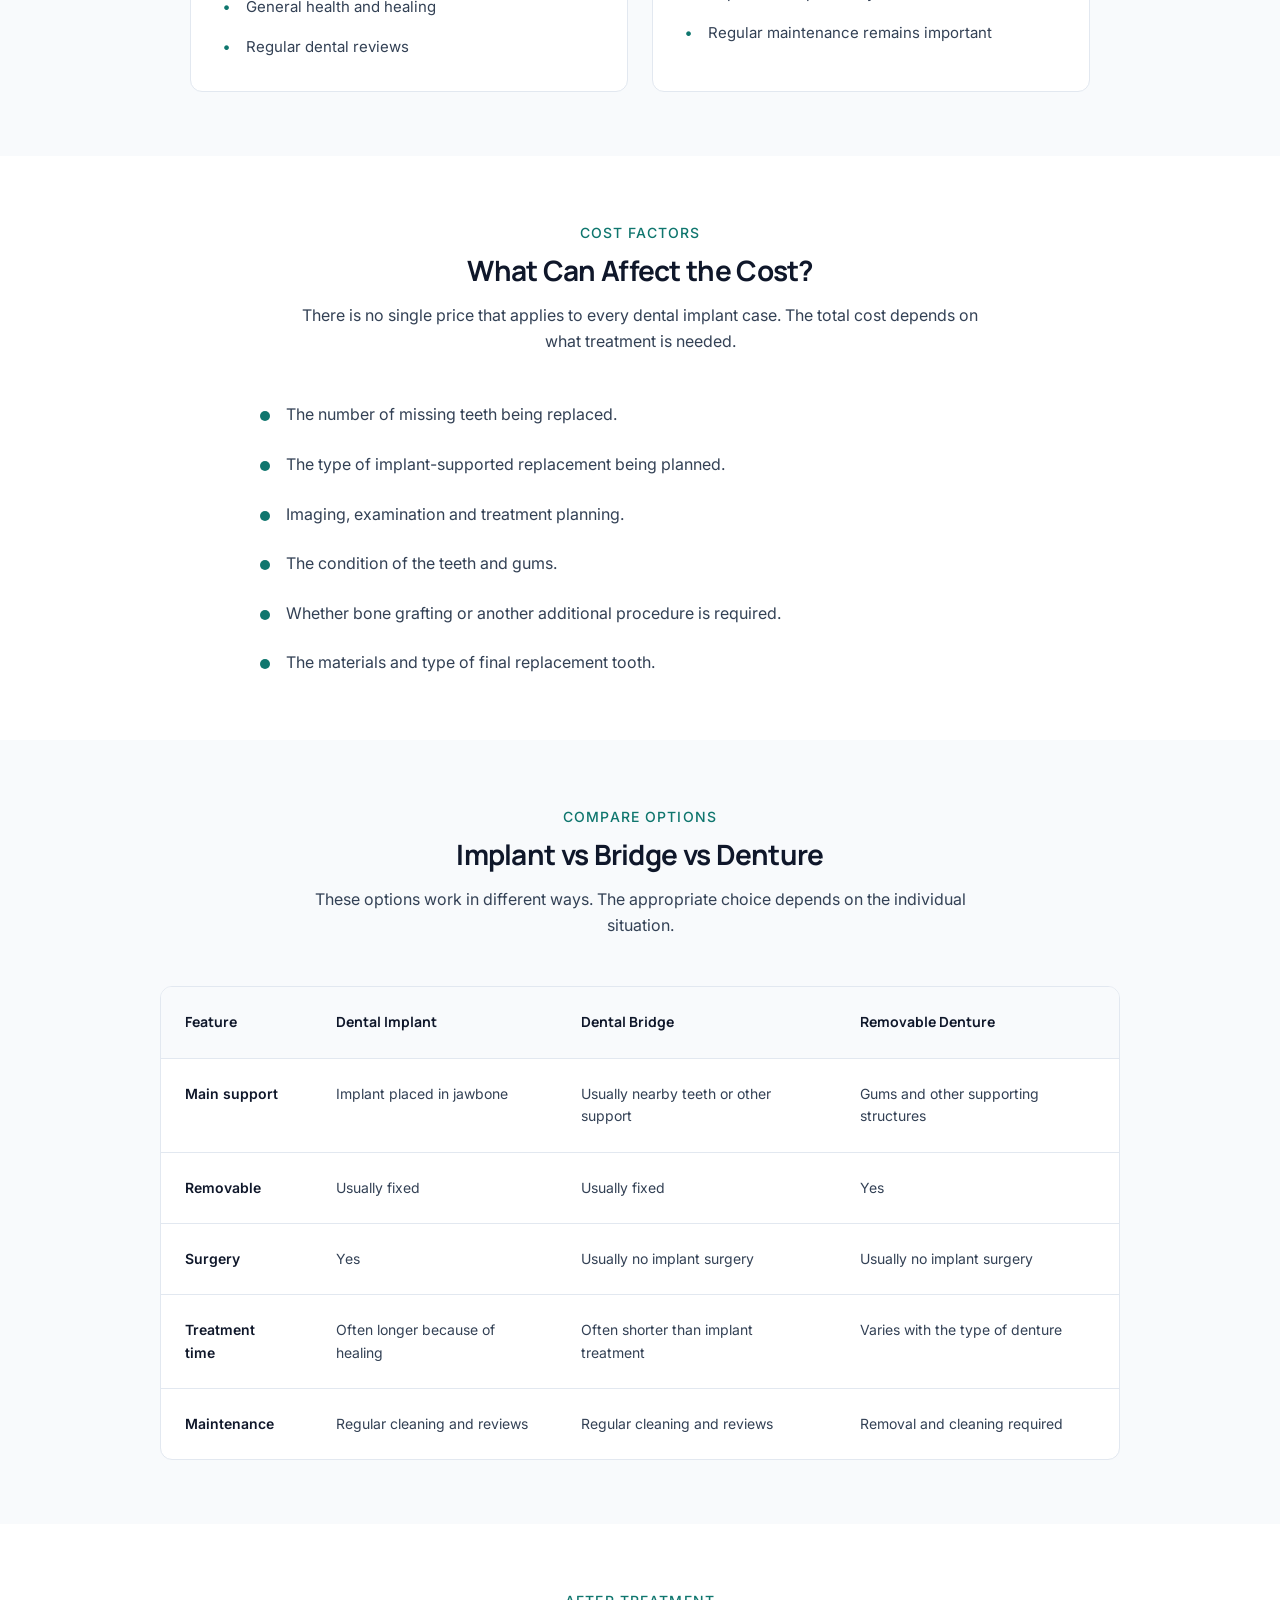
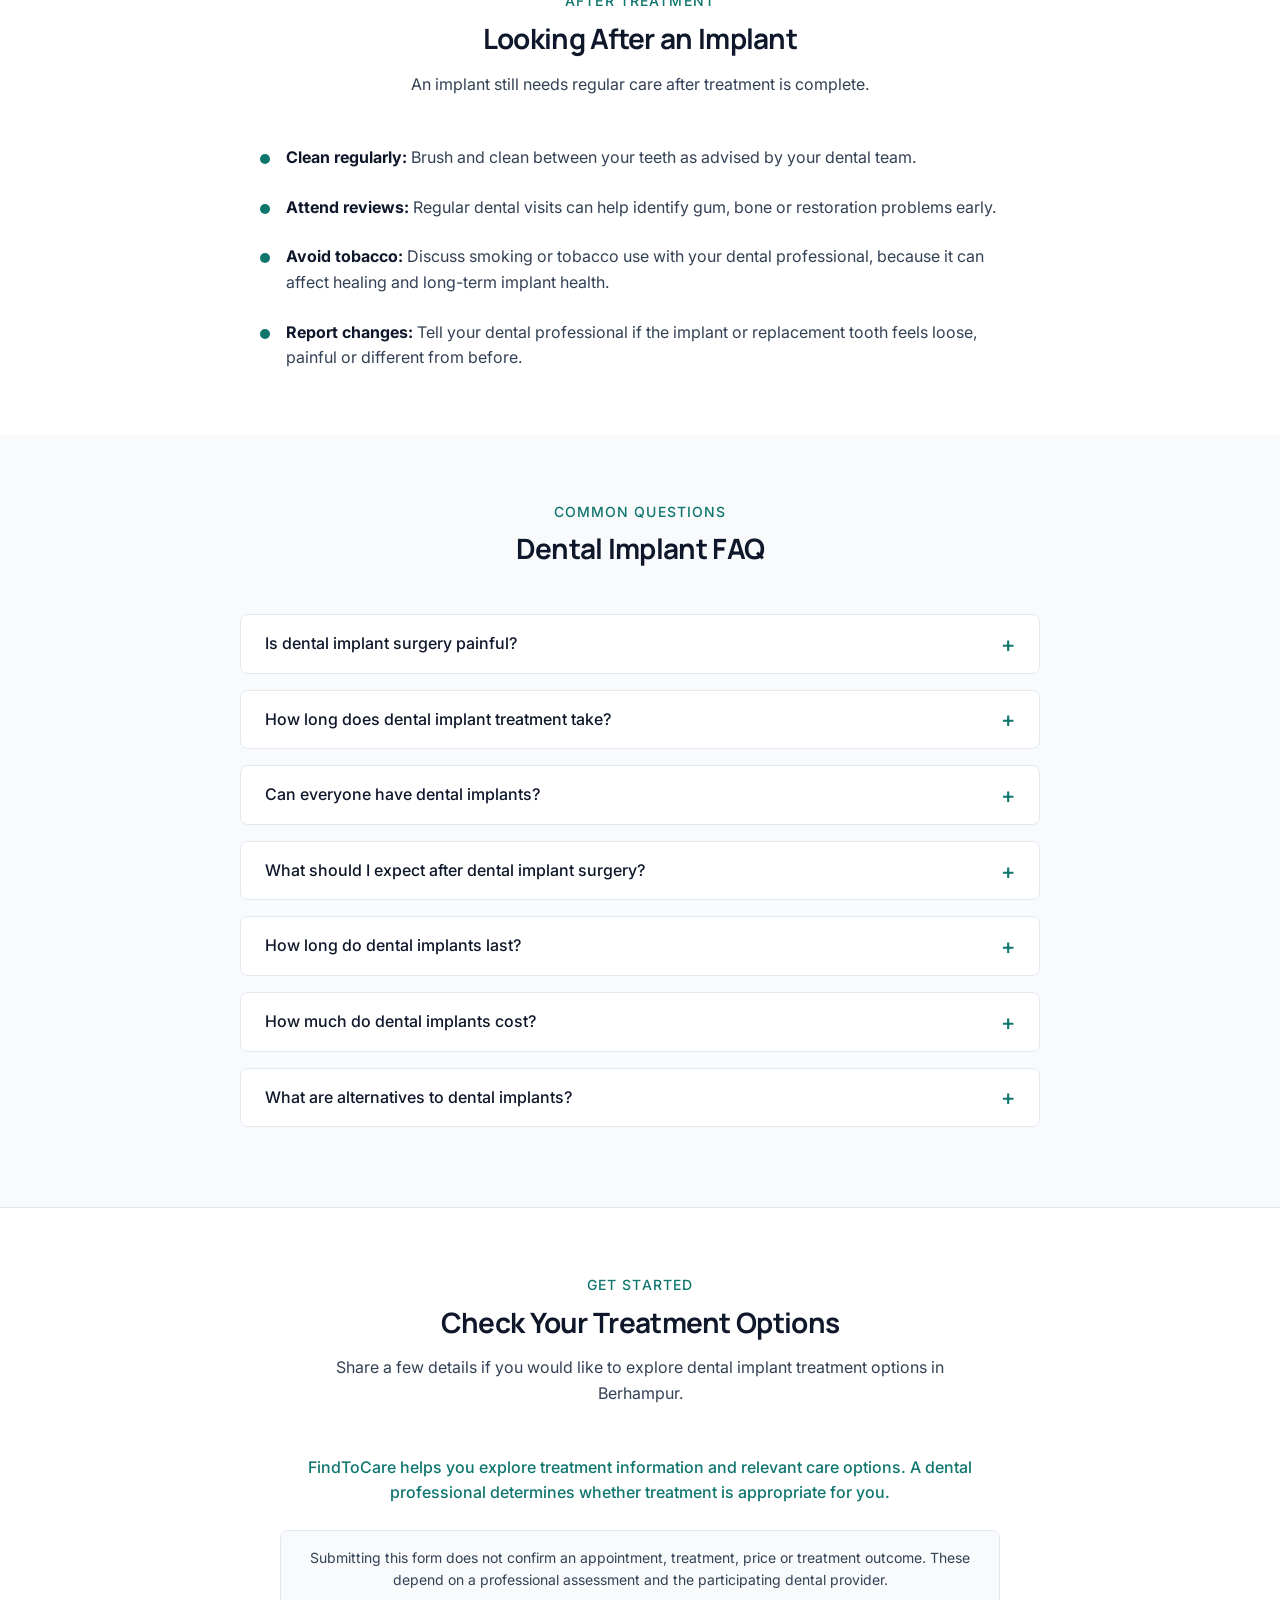
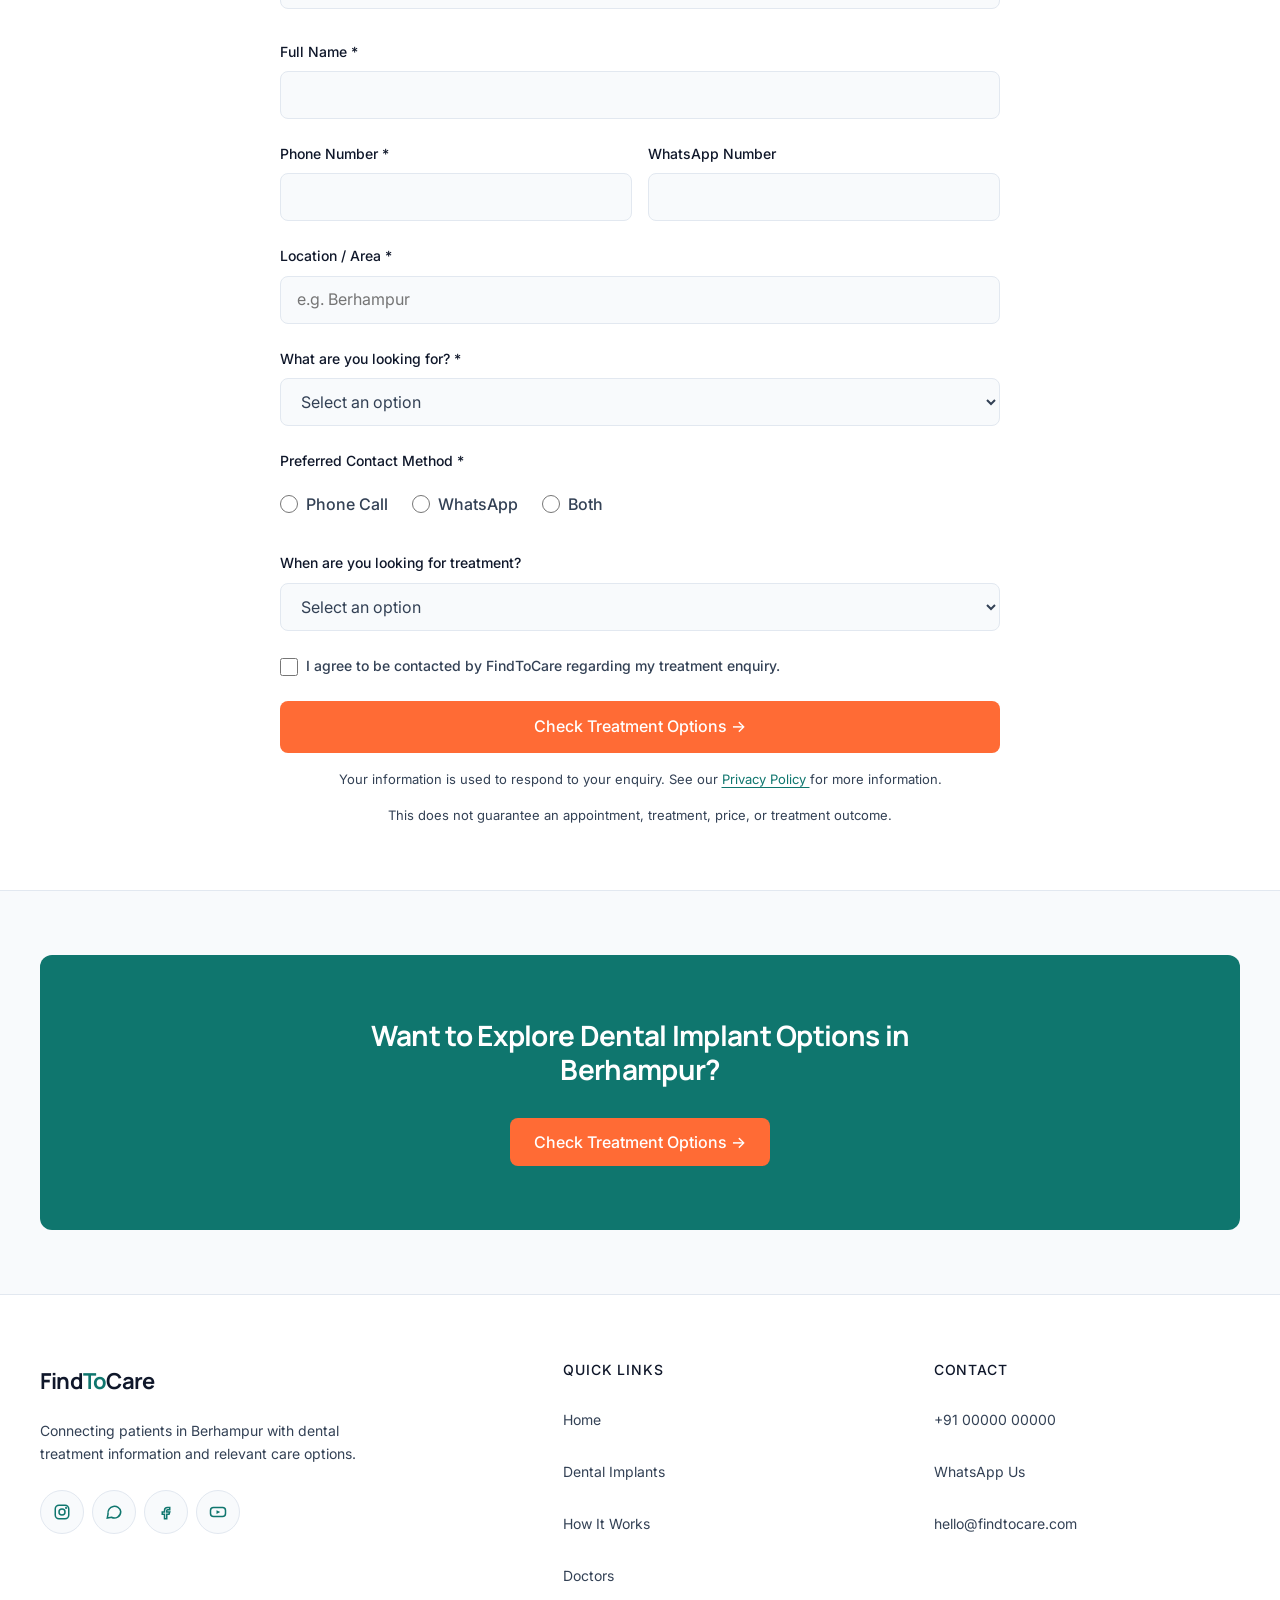
<file: dental-implants.html>
<!DOCTYPE html>
<html lang="en">

<head>

  <meta charset="UTF-8">
  <meta name="viewport" content="width=device-width, initial-scale=1.0">

  <title>Dental Implants in Berhampur | FindToCare</title>

  <meta
    name="description"
    content="A simple, patient-friendly guide to dental implants in Berhampur, including how implants work, the treatment process, recovery, risks, costs, bone grafting and alternatives."
  >

  <link rel="canonical" href="dental-implants.html">

  <link rel="preconnect" href="https://fonts.googleapis.com">
  <link rel="preconnect" href="https://fonts.gstatic.com" crossorigin>

  <link
    href="https://fonts.googleapis.com/css2?family=Manrope:wght@700&family=Inter:wght@400;500&display=swap"
    rel="stylesheet"
  >

  <!-- =========================================================
       STRUCTURED DATA
  ========================================================== -->

  <script type="application/ld+json">
  {
    "@context": "https://schema.org",
    "@type": "BreadcrumbList",
    "itemListElement": [
      {
        "@type": "ListItem",
        "position": 1,
        "name": "Home",
        "item": "index.html"
      },
      {
        "@type": "ListItem",
        "position": 2,
        "name": "Dental Implants",
        "item": "dental-implants.html"
      }
    ]
  }
  </script>

  <script type="application/ld+json">
  {
    "@context": "https://schema.org",
    "@type": "FAQPage",
    "mainEntity": [
      {
        "@type": "Question",
        "name": "Is dental implant surgery painful?",
        "acceptedAnswer": {
          "@type": "Answer",
          "text": "The area is usually numbed with local anaesthesia during implant placement. Some soreness, swelling or bruising can occur after surgery. Your dental professional can advise you about pain relief and what to expect based on the procedure."
        }
      },
      {
        "@type": "Question",
        "name": "How long does dental implant treatment take?",
        "acceptedAnswer": {
          "@type": "Answer",
          "text": "The total treatment time varies from person to person. The gum may heal within a few weeks, but the implant usually needs a longer period to bond with the jawbone before the final replacement tooth is fitted. Bone grafting or other additional treatment can make the process longer."
        }
      },
      {
        "@type": "Question",
        "name": "Can everyone have dental implants?",
        "acceptedAnswer": {
          "@type": "Answer",
          "text": "Not everyone is immediately suitable for an implant. A dentist will usually assess the amount and condition of the jawbone, gum health, nearby teeth, bite, oral hygiene, smoking and relevant medical factors before deciding whether implant treatment is appropriate."
        }
      },
      {
        "@type": "Question",
        "name": "What should I expect after dental implant surgery?",
        "acceptedAnswer": {
          "@type": "Answer",
          "text": "Mild to moderate soreness, swelling or bruising can occur after surgery and swelling is often greatest during the first couple of days. The gum commonly heals over the following one to two weeks, while the bone takes longer to heal around the implant. Some people may have a temporary tooth or other temporary replacement while the implant heals."
        }
      },
      {
        "@type": "Question",
        "name": "How long do dental implants last?",
        "acceptedAnswer": {
          "@type": "Answer",
          "text": "Dental implants can remain functional for many years, but they are not guaranteed to last forever. Their longevity can be affected by oral hygiene, gum health, smoking, bite forces, general health, regular dental care and the condition of the crown or other replacement tooth attached to the implant."
        }
      },
      {
        "@type": "Question",
        "name": "How much do dental implants cost?",
        "acceptedAnswer": {
          "@type": "Answer",
          "text": "There is no single cost that applies to every patient. The total cost can depend on the number of teeth being replaced, the type of implant restoration, imaging and planning, the condition of the teeth and gums, whether bone grafting or other procedures are needed, and the materials used."
        }
      },
      {
        "@type": "Question",
        "name": "What are alternatives to dental implants?",
        "acceptedAnswer": {
          "@type": "Answer",
          "text": "Depending on the situation, alternatives may include a dental bridge or a removable denture. A dentist can compare these options with you based on the missing tooth or teeth, nearby teeth, gum and bone condition, your preferences and the planned treatment."
        }
      }
    ]
  }
  </script>


  <style>

    /* =========================================================
       FINDTOCARE DESIGN SYSTEM
       Shared homepage token structure
    ========================================================== */

    :root {
      --brand: #0F766E;
      --navy: #0F172A;
      --bg: #F8FAFC;
      --body: #334155;
      --cta: #FF6B35;
      --cta-dark: #E2551F;
      --accent: #14B8A6;
      --white: #FFFFFF;
      --border: #E2E8F0;

      --font-heading: "Manrope", sans-serif;
      --font-body: "Inter", sans-serif;

      --container: 1200px;

      --space-1: 8px;
      --space-2: 16px;
      --space-3: 24px;
      --space-4: 32px;
      --space-5: 48px;
      --space-6: 64px;
      --space-7: 80px;

      --radius: 12px;
      --control-radius: 8px;
      --tap: 44px;
    }


    /* =========================================================
       RESET
    ========================================================== */

    *,
    *::before,
    *::after {
      box-sizing: border-box;
      margin: 0;
      padding: 0;
    }

    html {
      scroll-behavior: smooth;
      scroll-padding-top: 80px;
    }

    body {
      min-width: 320px;
      overflow-x: hidden;
      font-family: var(--font-body);
      font-size: 16px;
      font-weight: 400;
      line-height: 1.6;
      color: var(--body);
      background: var(--bg);
      -webkit-font-smoothing: antialiased;
      text-rendering: optimizeLegibility;
    }

    a {
      color: inherit;
      text-decoration: none;
    }

    button,
    input,
    select {
      font: inherit;
    }

    button {
      cursor: pointer;
    }

    img,
    svg {
      display: block;
      max-width: 100%;
    }

    ul {
      list-style: none;
    }


    /* =========================================================
       CONTAINER
    ========================================================== */

    .container {
      width: min(calc(100% - 64px), var(--container));
      margin-inline: auto;
    }


    /* =========================================================
       TYPOGRAPHY
    ========================================================== */

    h1,
    h2,
    h3 {
      font-family: var(--font-heading);
      font-weight: 700;
      color: var(--navy);
      letter-spacing: -0.025em;
      overflow-wrap: break-word;
    }

    h1 {
      font-size: 40px;
      line-height: 1.12;
    }

    h2 {
      font-size: 28px;
      line-height: 1.2;
    }

    h3 {
      font-size: 20px;
      line-height: 1.3;
    }

    p {
      overflow-wrap: break-word;
    }

    .eyebrow {
      display: inline-flex;
      align-items: center;
      min-height: 24px;
      font-size: 14px;
      font-weight: 500;
      line-height: 1.25;
      letter-spacing: 0.08em;
      text-transform: uppercase;
      color: var(--brand);
    }


    /* =========================================================
       BUTTONS
    ========================================================== */

    .btn {
      min-height: 48px;
      display: inline-flex;
      align-items: center;
      justify-content: center;
      gap: var(--space-1);
      padding: 0 var(--space-3);
      border: 0;
      border-radius: var(--control-radius);
      color: var(--white);
      background: var(--cta);
      font-size: 16px;
      font-weight: 500;
      line-height: 1.2;
      white-space: nowrap;
      transition:
        transform 0.2s ease,
        filter 0.2s ease;
    }

    .btn:hover {
      filter: brightness(0.96);
      transform: translateY(-1px);
    }

    .btn:active {
      transform: translateY(0);
    }


    /* =========================================================
       HEADER
    ========================================================== */

    header {
      position: sticky;
      top: 0;
      z-index: 1000;
      background: var(--bg);
      border-bottom: 1px solid var(--border);
    }

    .nav-wrap {
      min-height: 72px;
      display: flex;
      align-items: center;
      gap: var(--space-4);
    }

    .logo {
      flex: 0 0 auto;
      display: inline-flex;
      align-items: center;
      min-height: var(--tap);
      font-family: var(--font-heading);
      font-size: 22px;
      font-weight: 700;
      line-height: 1;
      letter-spacing: -0.035em;
    }

    .logo .find,
    .logo .care {
      color: var(--navy);
    }

    .logo .to {
      color: var(--brand);
    }

    .nav-links {
      display: flex;
      align-items: center;
      gap: var(--space-3);
      margin-left: auto;
    }

    .nav-links a {
      min-height: var(--tap);
      display: inline-flex;
      align-items: center;
      position: relative;
      padding: 0 var(--space-1);
      color: var(--navy);
      font-size: 14px;
      font-weight: 500;
    }

    .nav-links a::after {
      content: "";
      position: absolute;
      left: var(--space-1);
      right: var(--space-1);
      bottom: 5px;
      height: 2px;
      border-radius: 999px;
      background: var(--brand);
      transform: scaleX(0);
      transition: transform 0.2s ease;
    }

    .nav-links a:hover::after,
    .nav-links a.active::after {
      transform: scaleX(1);
    }

    .nav-links a:hover,
    .nav-links a.active {
      color: var(--brand);
    }

    .nav-cta {
      display: flex;
      align-items: center;
      gap: var(--space-1);
      margin-left: auto;
      flex: 0 0 auto;
    }

    .nav-cta .btn {
      min-height: 44px;
      padding-inline: var(--space-2);
      font-size: 14px;
    }

    .hamburger {
      display: none;
      width: var(--tap);
      height: var(--tap);
      align-items: center;
      justify-content: center;
      flex-direction: column;
      gap: var(--space-1);
      border: 1px solid var(--border);
      border-radius: var(--control-radius);
      background: var(--white);
    }

    .hamburger span {
      width: 20px;
      height: 2px;
      background: var(--navy);
      border-radius: 999px;
      transition:
        transform 0.2s ease,
        opacity 0.2s ease;
    }

    .hamburger.active span:nth-child(1) {
      transform: translateY(5px) rotate(45deg);
    }

    .hamburger.active span:nth-child(2) {
      opacity: 0;
    }

    .hamburger.active span:nth-child(3) {
      transform: translateY(-5px) rotate(-45deg);
    }

    .mobile-menu {
      display: none;
      border-top: 1px solid var(--border);
      background: var(--bg);
    }

    .mobile-menu-inner {
      width: min(calc(100% - 32px), var(--container));
      margin-inline: auto;
      padding: var(--space-1) 0 var(--space-3);
    }

    .mobile-menu a {
      min-height: var(--tap);
      display: flex;
      align-items: center;
      padding: 0 var(--space-1);
      color: var(--navy);
      font-size: 16px;
      font-weight: 500;
    }

    .mobile-menu a:hover,
    .mobile-menu a.active {
      color: var(--brand);
    }

    .mobile-cta {
      margin-top: var(--space-1);
      justify-content: center;
      min-height: 48px !important;
      padding: 0 var(--space-2) !important;
      border-radius: var(--control-radius);
      color: var(--white) !important;
      background: var(--cta);
    }

    .mobile-menu.open {
      display: block;
    }


    /* =========================================================
       BREADCRUMBS
    ========================================================== */

    .breadcrumbs {
      padding-top: var(--space-3);
    }

    .breadcrumb-list {
      display: flex;
      align-items: center;
      flex-wrap: wrap;
      gap: var(--space-1);
      font-size: 14px;
    }

    .breadcrumb-list a {
      color: var(--brand);
    }

    .breadcrumb-current {
      color: var(--body);
    }

    .breadcrumb-separator {
      color: var(--body);
    }


    /* =========================================================
       HERO
    ========================================================== */

    .hero {
      padding: var(--space-7) 0;
    }

    .hero-grid {
      display: grid;
      grid-template-columns: minmax(0, 1fr) minmax(0, 1fr);
      align-items: center;
      gap: var(--space-6);
    }

    .hero-content h1 {
      margin: var(--space-2) 0 var(--space-3);
    }

    .hero-content p {
      max-width: 640px;
      margin-bottom: var(--space-4);
      font-size: 17px;
      line-height: 1.7;
    }

    .hero-image {
      overflow: hidden;
      border: 1px solid var(--border);
      border-radius: var(--radius);
      background: var(--white);
    }

    .hero-image img {
      width: 100%;
      height: auto;
    }


    /* =========================================================
       SECTIONS
    ========================================================== */

    section {
      padding: var(--space-6) 0;
    }

    .section-head {
      max-width: 680px;
      margin: 0 auto var(--space-5);
      text-align: center;
    }

    .section-head h2 {
      margin-top: var(--space-1);
    }

    .section-head p {
      margin-top: var(--space-2);
      font-size: 16px;
    }

    .soft-section {
      background: var(--bg);
    }

    .white-section {
      background: var(--white);
    }


    /* =========================================================
       GENERAL CARDS
    ========================================================== */

    .card-grid {
      display: grid;
      grid-template-columns: repeat(3, minmax(0, 1fr));
      gap: var(--space-3);
    }

    .card {
      min-width: 0;
      padding: var(--space-4);
      background: var(--white);
      border: 1px solid var(--border);
      border-radius: var(--radius);
    }

    .card h3 {
      margin-bottom: var(--space-1);
    }

    .card p {
      font-size: 15px;
    }

    .number {
      width: 40px;
      height: 40px;
      display: flex;
      align-items: center;
      justify-content: center;
      margin-bottom: var(--space-3);
      border: 1px solid var(--border);
      border-radius: 50%;
      color: var(--brand);
      background: var(--bg);
      font-family: var(--font-heading);
      font-size: 14px;
      font-weight: 700;
    }


    /* =========================================================
       VISUAL SECTIONS
    ========================================================== */

    .visual-grid {
      display: grid;
      grid-template-columns: minmax(0, 1.05fr) minmax(0, 0.95fr);
      gap: var(--space-5);
      align-items: center;
    }

    .visual-box {
      overflow: hidden;
      padding: var(--space-3);
      border: 1px solid var(--border);
      border-radius: var(--radius);
      background: var(--white);
    }

    .visual-box img {
      width: 100%;
      height: auto;
      border-radius: var(--control-radius);
    }

    .structure-parts {
      display: grid;
      gap: var(--space-2);
    }

    .structure-part {
      padding: var(--space-3);
      background: var(--white);
      border: 1px solid var(--border);
      border-radius: var(--control-radius);
    }

    .structure-part h3 {
      margin-bottom: var(--space-1);
      font-size: 18px;
    }

    .structure-part p {
      font-size: 15px;
    }


    /* =========================================================
       LIST
    ========================================================== */

    .simple-list {
      max-width: 760px;
      margin-inline: auto;
      display: grid;
      gap: var(--space-3);
    }

    .simple-list-item {
      display: flex;
      align-items: flex-start;
      gap: var(--space-2);
    }

    .list-dot {
      width: 10px;
      height: 10px;
      flex: 0 0 10px;
      margin-top: 9px;
      border-radius: 50%;
      background: var(--brand);
    }

    .simple-list-item strong {
      color: var(--navy);
    }


    /* =========================================================
       OPTIONS
    ========================================================== */

    .options-visual {
      max-width: 900px;
      margin: 0 auto var(--space-5);
    }

    .options-visual img {
      width: 100%;
      border: 1px solid var(--border);
      border-radius: var(--radius);
      background: var(--white);
    }

    .option-grid {
      display: grid;
      grid-template-columns: repeat(3, minmax(0, 1fr));
      gap: var(--space-3);
    }

    .option-card {
      padding: var(--space-4);
      background: var(--white);
      border: 1px solid var(--border);
      border-radius: var(--radius);
    }

    .option-card h3 {
      margin-bottom: var(--space-1);
    }

    .option-card p {
      font-size: 15px;
    }

    .implant-option-grid {
      display: grid;
      grid-template-columns: repeat(3, minmax(0, 1fr));
      gap: var(--space-3);
    }

    .implant-option {
      overflow: hidden;
      background: var(--white);
      border: 1px solid var(--border);
      border-radius: var(--radius);
      scroll-margin-top: 100px;
      transition:
        border-color 0.2s ease,
        transform 0.2s ease;
    }

    .implant-option:hover {
      border-color: var(--brand);
      transform: translateY(-2px);
    }

    .implant-option.highlighted {
      border: 2px solid var(--brand);
      background: var(--white);
    }

    .implant-option-image {
      background: var(--bg);
      border-bottom: 1px solid var(--border);
    }

    .implant-option-image img {
      width: 100%;
      aspect-ratio: 16 / 10;
      object-fit: cover;
    }

    .implant-option-content {
      padding: var(--space-4);
    }

    .implant-option-content h3 {
      margin-bottom: var(--space-1);
    }

    .implant-option-content p {
      font-size: 15px;
    }


    /* =========================================================
       PROCEDURE
    ========================================================== */

    .process-image {
      max-width: 1000px;
      margin: 0 auto var(--space-5);
    }

    .process-image img {
      width: 100%;
      border: 1px solid var(--border);
      border-radius: var(--radius);
      background: var(--white);
    }

    .process-grid {
      display: grid;
      grid-template-columns: repeat(4, minmax(0, 1fr));
      gap: var(--space-3);
    }

    .process-card {
      padding: var(--space-3);
      background: var(--white);
      border: 1px solid var(--border);
      border-radius: var(--radius);
    }

    .process-card .step {
      margin-bottom: var(--space-1);
      color: var(--accent);
      font-family: var(--font-heading);
      font-size: 14px;
      font-weight: 700;
    }

    .process-card h3 {
      margin-bottom: var(--space-1);
      font-size: 18px;
    }

    .process-card p {
      font-size: 14px;
    }


    /* =========================================================
       ICON GRID
    ========================================================== */

    .check-grid {
      display: grid;
      grid-template-columns: repeat(3, minmax(0, 1fr));
      gap: var(--space-3);
    }

    .check-item {
      display: flex;
      align-items: center;
      gap: var(--space-2);
      padding: var(--space-3);
      background: var(--white);
      border: 1px solid var(--border);
      border-radius: var(--radius);
    }

    .check-icon {
      width: 56px;
      height: 56px;
      flex: 0 0 56px;
      display: flex;
      align-items: center;
      justify-content: center;
      border-radius: 50%;
      background: var(--bg);
    }

    .check-icon img {
      width: 32px;
      height: 32px;
      object-fit: contain;
    }

    .check-item h3 {
      margin-bottom: var(--space-1);
      font-size: 17px;
    }

    .check-item p {
      font-size: 14px;
    }


    /* =========================================================
       RECOVERY
    ========================================================== */

    .recovery-grid {
      display: grid;
      grid-template-columns: repeat(3, minmax(0, 1fr));
      gap: var(--space-3);
    }

    .recovery-card {
      padding: var(--space-4);
      background: var(--white);
      border: 1px solid var(--border);
      border-radius: var(--radius);
    }

    .recovery-card h3 {
      margin-bottom: var(--space-1);
      font-size: 18px;
    }

    .recovery-card p {
      font-size: 15px;
    }

    .notice {
      max-width: 760px;
      margin: var(--space-4) auto 0;
      padding: var(--space-3);
      border: 1px solid var(--border);
      border-radius: var(--control-radius);
      background: var(--white);
    }

    .notice strong {
      color: var(--navy);
    }


    /* =========================================================
       RISKS
    ========================================================== */

    .risk-grid {
      display: grid;
      grid-template-columns: repeat(2, minmax(0, 1fr));
      gap: var(--space-3);
      max-width: 900px;
      margin-inline: auto;
    }

    .risk-item {
      padding: var(--space-3);
      background: var(--white);
      border: 1px solid var(--border);
      border-radius: var(--radius);
    }

    .risk-item h3 {
      margin-bottom: var(--space-1);
      font-size: 18px;
    }

    .risk-item p {
      font-size: 15px;
    }

    .contact-note {
      max-width: 760px;
      margin: var(--space-4) auto 0;
      text-align: center;
      font-size: 15px;
    }

    .contact-note strong {
      color: var(--navy);
    }


    /* =========================================================
       COST / LONGEVITY
    ========================================================== */

    .two-column-cards {
      display: grid;
      grid-template-columns: repeat(2, minmax(0, 1fr));
      gap: var(--space-3);
      max-width: 900px;
      margin-inline: auto;
    }

    .info-card {
      padding: var(--space-4);
      background: var(--white);
      border: 1px solid var(--border);
      border-radius: var(--radius);
    }

    .info-card h3 {
      margin-bottom: var(--space-2);
    }

    .info-card ul {
      display: grid;
      gap: var(--space-2);
    }

    .info-card li {
      display: flex;
      align-items: flex-start;
      gap: var(--space-2);
      font-size: 15px;
    }

    .info-card li::before {
      content: "•";
      color: var(--brand);
      font-weight: 700;
    }


    /* =========================================================
       COMPARISON TABLE
    ========================================================== */

    .table-wrap {
      max-width: 960px;
      margin-inline: auto;
      overflow-x: auto;
      background: var(--white);
      border: 1px solid var(--border);
      border-radius: var(--radius);
    }

    .comparison-table {
      width: 100%;
      min-width: 680px;
      border-collapse: collapse;
    }

    .comparison-table th,
    .comparison-table td {
      padding: var(--space-3);
      text-align: left;
      border-bottom: 1px solid var(--border);
      font-size: 14px;
      vertical-align: top;
    }

    .comparison-table th {
      color: var(--navy);
      background: var(--bg);
      font-family: var(--font-heading);
      font-weight: 700;
    }

    .comparison-table td:first-child {
      color: var(--navy);
      font-weight: 600;
    }

    .comparison-table tr:last-child td {
      border-bottom: 0;
    }


    /* =========================================================
       FAQ
    ========================================================== */

    .faq {
      max-width: 800px;
      margin-inline: auto;
    }

    .faq-item {
      overflow: hidden;
      margin-bottom: var(--space-2);
      background: var(--white);
      border: 1px solid var(--border);
      border-radius: var(--control-radius);
    }

    .faq-question {
      width: 100%;
      min-height: 56px;
      display: flex;
      align-items: center;
      justify-content: space-between;
      gap: var(--space-2);
      padding: var(--space-2) var(--space-3);
      border: 0;
      background: var(--white);
      color: var(--navy);
      text-align: left;
      font-size: 16px;
      font-weight: 500;
    }

    .faq-question span:last-child {
      color: var(--brand);
      font-size: 22px;
      line-height: 1;
      transition: transform 0.2s ease;
    }

    .faq-answer {
      display: none;
      padding: 0 var(--space-3) var(--space-3);
      font-size: 15px;
    }

    .faq-item.open .faq-answer {
      display: block;
    }

    .faq-item.open .faq-question span:last-child {
      transform: rotate(45deg);
    }


    /* =========================================================
       FORM
    ========================================================== */

    .form-section {
      scroll-margin-top: 80px;
      background: var(--white);
      border-top: 1px solid var(--border);
      border-bottom: 1px solid var(--border);
    }

    .form-wrap {
      max-width: 720px;
      margin-inline: auto;
    }

    .form-note {
      margin-bottom: var(--space-3);
      text-align: center;
      color: var(--brand);
      font-size: 16px;
      font-weight: 500;
    }

    .disclaimer-top {
      margin-bottom: var(--space-4);
      padding: var(--space-2);
      text-align: center;
      color: var(--body);
      background: var(--bg);
      border: 1px solid var(--border);
      border-radius: var(--control-radius);
      font-size: 14px;
    }

    form {
      display: grid;
      grid-template-columns: repeat(2, minmax(0, 1fr));
      gap: var(--space-3) var(--space-2);
    }

    .field {
      min-width: 0;
      display: flex;
      flex-direction: column;
      gap: var(--space-1);
    }

    .field.full {
      grid-column: 1 / -1;
    }

    label {
      color: var(--navy);
      font-size: 14px;
      font-weight: 500;
    }

    input,
    select {
      width: 100%;
      min-height: 48px;
      padding: 0 var(--space-2);
      color: var(--body);
      background: var(--bg);
      border: 1px solid var(--border);
      border-radius: var(--control-radius);
      outline: none;
      font-size: 16px;
    }

    input:focus,
    select:focus {
      border-color: var(--brand);
      background: var(--white);
    }

    .radio-group {
      display: flex;
      align-items: center;
      flex-wrap: wrap;
      gap: var(--space-2) var(--space-3);
      min-height: 48px;
    }

    .radio-option {
      min-height: var(--tap);
      display: inline-flex;
      align-items: center;
      gap: var(--space-1);
      color: var(--body);
      font-size: 16px;
      font-weight: 500;
    }

    .radio-option input {
      width: 18px;
      height: 18px;
      min-height: 18px;
      padding: 0;
      accent-color: var(--brand);
    }

    .consent-row {
      display: flex;
      flex-direction: row;
      align-items: flex-start;
      gap: var(--space-1);
      color: var(--body);
      font-size: 14px;
      line-height: 1.55;
    }

    .consent-row input {
      width: 18px;
      height: 18px;
      min-height: 18px;
      flex: 0 0 18px;
      margin-top: 3px;
      padding: 0;
      accent-color: var(--brand);
    }

    .privacy-note {
      margin-top: var(--space-2);
      text-align: center;
      font-size: 13px;
    }

    .privacy-note a {
      color: var(--brand);
      text-decoration: underline;
      text-underline-offset: 3px;
    }

    .submit-btn {
      width: 100%;
      min-height: 52px;
    }

    .disclaimer-bottom {
      margin-top: var(--space-2);
      text-align: center;
      color: var(--body);
      font-size: 13px;
    }


    /* =========================================================
       FINAL CTA
       Homepage treatment: solid brand + white heading
    ========================================================== */

    .final-cta-section {
      padding: var(--space-6) 0;
    }

    .final-cta {
      width: 100%;
      padding: var(--space-6) var(--space-4);
      text-align: center;
      background: var(--brand);
      border-radius: var(--radius);
    }

    .final-cta h2 {
      max-width: 640px;
      margin: 0 auto var(--space-4);
      color: var(--white);
      font-size: 28px;
      line-height: 1.2;
    }


    /* =========================================================
       FOOTER
    ========================================================== */

    footer {
      padding: var(--space-6) 0 var(--space-4);
      background: var(--white);
      border-top: 1px solid var(--border);
    }

    .footer-grid {
      display: grid;
      grid-template-columns: 1.5fr 1fr 1fr;
      gap: var(--space-6);
      padding-bottom: var(--space-5);
    }

    .footer-tagline {
      max-width: 360px;
      margin-top: var(--space-2);
      color: var(--body);
      font-size: 14px;
      line-height: 1.65;
    }

    .footer-col h4 {
      margin-bottom: var(--space-2);
      color: var(--navy);
      font-size: 14px;
      font-weight: 500;
      letter-spacing: 0.06em;
      text-transform: uppercase;
    }

    .footer-col ul {
      display: flex;
      flex-direction: column;
      gap: var(--space-1);
    }

    .footer-col a {
      min-height: var(--tap);
      display: inline-flex;
      align-items: center;
      color: var(--body);
      font-size: 14px;
    }

    .footer-col a:hover {
      color: var(--brand);
    }

    .socials {
      display: flex;
      align-items: center;
      gap: var(--space-1);
      margin-top: var(--space-3);
    }

    .social-icon {
      width: 44px;
      height: 44px;
      min-width: 44px;
      min-height: 44px;
      display: flex;
      align-items: center;
      justify-content: center;
      color: var(--brand);
      background: var(--bg);
      border: 1px solid var(--border);
      border-radius: 50%;
      transition:
        border-color 0.2s ease,
        background-color 0.2s ease;
    }

    .social-icon:hover {
      background: var(--white);
      border-color: var(--brand);
    }

    .footer-bottom {
      display: flex;
      align-items: center;
      justify-content: space-between;
      gap: var(--space-3);
      padding-top: var(--space-3);
      border-top: 1px solid var(--border);
      color: var(--body);
      font-size: 14px;
    }

    .footer-bottom-links {
      display: flex;
      align-items: center;
      flex-wrap: wrap;
      gap: var(--space-3);
    }

    .footer-bottom-links a {
      color: var(--body);
    }

    .footer-bottom-links a:hover {
      color: var(--brand);
    }


    /* =========================================================
       TABLET
    ========================================================== */

    @media (max-width: 1199px) {

      .container {
        width: min(calc(100% - 48px), var(--container));
      }

      .nav-links {
        gap: var(--space-2);
      }

      .hero-grid {
        gap: var(--space-5);
      }

      .process-grid {
        grid-template-columns: repeat(2, minmax(0, 1fr));
      }

    }


    /* =========================================================
       MOBILE
    ========================================================== */

    @media (max-width: 767px) {

      .container {
        width: min(calc(100% - 32px), var(--container));
      }

      h1 {
        font-size: 32px;
      }

      h2 {
        font-size: 24px;
      }

      h3 {
        font-size: 18px;
      }

      .nav-wrap {
        min-height: 64px;
      }

      .nav-links {
        display: none;
      }

      .nav-cta {
        margin-left: auto;
      }

      .nav-cta .btn {
        min-height: 44px;
        padding-inline: var(--space-2);
        font-size: 13px;
      }

      .hamburger {
        display: flex;
      }

      .hero {
        padding: var(--space-6) 0;
      }

      .hero-grid {
        grid-template-columns: 1fr;
        gap: var(--space-4);
      }

      .hero-content {
        text-align: center;
      }

      .hero-content p {
        font-size: 16px;
      }

      .hero-actions .btn {
        width: 100%;
      }

      section {
        padding: var(--space-6) 0;
      }

      .section-head {
        margin-bottom: var(--space-4);
      }

      .visual-grid {
        grid-template-columns: 1fr;
        gap: var(--space-4);
      }

      .card-grid,
      .option-grid,
      .implant-option-grid,
      .recovery-grid,
      .two-column-cards {
        grid-template-columns: 1fr;
      }

      .check-grid {
        grid-template-columns: repeat(2, minmax(0, 1fr));
        gap: var(--space-2);
      }

      .process-grid {
        grid-template-columns: 1fr;
      }

      .risk-grid {
        grid-template-columns: 1fr;
      }

      .simple-list {
        gap: var(--space-2);
      }

      form {
        grid-template-columns: 1fr;
        gap: var(--space-2);
      }

      .field.full {
        grid-column: auto;
      }

      .final-cta {
        padding: var(--space-5) var(--space-3);
      }

      .final-cta h2 {
        font-size: 24px;
        margin-bottom: var(--space-3);
      }

      .final-cta .btn {
        width: 100%;
      }

      .footer-grid {
        grid-template-columns: 1fr;
        gap: var(--space-4);
        padding-bottom: var(--space-4);
      }

      .footer-bottom {
        flex-direction: column;
        justify-content: center;
        text-align: center;
      }

      .footer-bottom-links {
        justify-content: center;
      }

    }


    /* =========================================================
       SMALL PHONES
    ========================================================== */

    @media (max-width: 380px) {

      .container {
        width: calc(100% - 32px);
      }

      .logo {
        font-size: 20px;
      }

      .nav-cta .btn {
        padding-inline: var(--space-1);
        font-size: 12px;
      }

      .hero {
        padding: var(--space-5) 0;
      }

      h1 {
        font-size: 30px;
      }

      .check-grid {
        grid-template-columns: 1fr;
      }

    }


    /* =========================================================
       REDUCED MOTION
    ========================================================== */

    @media (prefers-reduced-motion: reduce) {

      html {
        scroll-behavior: auto;
      }

      *,
      *::before,
      *::after {
        transition: none !important;
        animation: none !important;
      }

    }

  </style>

</head>


<body>


  <!-- =========================================================
       HEADER
  ========================================================== -->

  <header>

    <div class="container nav-wrap">

      <a
        href="index.html"
        class="logo"
        aria-label="FindToCare Home"
      >
        <span class="find">Find</span><span class="to">To</span><span class="care">Care</span>
      </a>


      <nav
        class="nav-links"
        aria-label="Main navigation"
      >

        <a href="index.html">
          Home
        </a>

        <a
          href="dental-implants.html"
          class="active"
        >
          Dental Implants
        </a>

        <a href="about.html">
          About
        </a>

        <a href="doctors.html">
          Doctors
        </a>

        <a href="contact.html">
          Contact
        </a>

      </nav>


      <div class="nav-cta">

        <a
          href="#form"
          class="btn"
        >
          Get Treatment Help
        </a>

        <button
          class="hamburger"
          id="hamburgerBtn"
          type="button"
          aria-label="Open menu"
          aria-expanded="false"
          aria-controls="mobileMenu"
        >
          <span></span>
          <span></span>
          <span></span>
        </button>

      </div>

    </div>


    <div
      class="mobile-menu"
      id="mobileMenu"
    >

      <div class="mobile-menu-inner">

        <a href="index.html">
          Home
        </a>

        <a
          href="dental-implants.html"
          class="active"
        >
          Dental Implants
        </a>

        <a href="about.html">
          About
        </a>

        <a href="doctors.html">
          Doctors
        </a>

        <a href="contact.html">
          Contact
        </a>

        <a
          href="#form"
          class="mobile-cta"
        >
          Get Treatment Help
        </a>

      </div>

    </div>

  </header>


  <main>


    <!-- =======================================================
         BREADCRUMBS
    ======================================================== -->

    <div class="container breadcrumbs">

      <div class="breadcrumb-list">

        <a href="index.html">
          Home
        </a>

        <span class="breadcrumb-separator">
          ›
        </span>

        <span class="breadcrumb-current">
          Dental Implants
        </span>

      </div>

    </div>


    <!-- =======================================================
         HERO
    ======================================================== -->

    <section class="hero">

      <div class="container hero-grid">

        <div class="hero-content">

          <span class="eyebrow">
            Dental Implants · Berhampur
          </span>

          <h1>
            A Simple Guide to Dental Implants
          </h1>

          <p>
            Learn what dental implants are, how the treatment works,
            what recovery can be like, and what a dentist may consider
            before recommending an implant.
          </p>

          <div class="hero-actions">

            <a
              href="#form"
              class="btn"
            >
              Check Treatment Options →
            </a>

          </div>

        </div>


        <div class="hero-image">

          <img
            src="dental-implant-anatomy.png"
            alt="Illustration showing the crown, abutment and implant fixture of a dental implant"
          >

        </div>

      </div>

    </section>


    <!-- =======================================================
         WHAT IS AN IMPLANT
    ======================================================== -->

    <section class="white-section">

      <div class="container">

        <div class="section-head">

          <span class="eyebrow">
            Understanding Implants
          </span>

          <h2>
            What Is a Dental Implant?
          </h2>

          <p>
            A dental implant is a small post, usually made from titanium,
            that is placed in the jawbone to replace the root of a missing tooth.
            It can support a crown, bridge or other replacement tooth.
          </p>

        </div>


        <div class="visual-grid">

          <div class="visual-box">

            <img
              src="dental-implant-structure.png"
              alt="Dental implant structure showing the implant fixture, abutment and crown"
            >

          </div>


          <div class="structure-parts">

            <div class="structure-part">

              <h3>
                Implant Fixture
              </h3>

              <p>
                The part placed in the jawbone. It acts as an artificial
                tooth root.
              </p>

            </div>


            <div class="structure-part">

              <h3>
                Abutment
              </h3>

              <p>
                A connector that joins the implant fixture to the replacement tooth.
              </p>

            </div>


            <div class="structure-part">

              <h3>
                Crown
              </h3>

              <p>
                The visible replacement tooth. Depending on the treatment,
                an implant may instead support a bridge or denture.
              </p>

            </div>

          </div>

        </div>

      </div>

    </section>


    <!-- =======================================================
         MISSING TOOTH
    ======================================================== -->

    <section>

      <div class="container">

        <div class="section-head">

          <span class="eyebrow">
            Missing Teeth
          </span>

          <h2>
            Why Replace a Missing Tooth?
          </h2>

          <p>
            The best choice depends on the person and the condition of the
            mouth. Replacing a missing tooth may help with everyday function
            and may also help maintain the position of nearby teeth.
          </p>

        </div>


        <div class="simple-list">

          <div class="simple-list-item">

            <span class="list-dot"></span>

            <p>
              <strong>Chewing:</strong>
              Replacing a missing tooth may make chewing easier.
            </p>

          </div>


          <div class="simple-list-item">

            <span class="list-dot"></span>

            <p>
              <strong>Tooth position:</strong>
              A gap can allow nearby teeth to move over time.
            </p>

          </div>


          <div class="simple-list-item">

            <span class="list-dot"></span>

            <p>
              <strong>Appearance:</strong>
              A replacement tooth can fill a visible gap when appearance is
              an important part of treatment.
            </p>

          </div>

        </div>

      </div>

    </section>


    <!-- =======================================================
         BEFORE / AFTER VISUAL
    ======================================================== -->

    <section class="white-section">

      <div class="container">

        <div class="section-head">

          <span class="eyebrow">
            Tooth Replacement
          </span>

          <h2>
            From a Missing Tooth to a Replacement
          </h2>

          <p>
            An implant is one way to replace a missing tooth. Whether it is
            appropriate depends on the individual assessment.
          </p>

        </div>


        <div class="options-visual">

          <img
            src="missing-tooth-before-after.png"
            alt="Illustration showing a missing tooth and a replacement tooth"
          >

        </div>

      </div>

    </section>


    <!-- =======================================================
         OPTIONS
    ======================================================== -->

    <section>

      <div class="container">

        <div class="section-head">

          <span class="eyebrow">
            Treatment Choices
          </span>

          <h2>
            What Are the Treatment Options?
          </h2>

          <p>
            Dental implants are one option for replacing missing teeth.
            Depending on the situation, a dentist may also discuss a bridge
            or removable denture.
          </p>

        </div>


        <div class="options-visual">

          <img
            src="dental-treatment-options.png"
            alt="Illustration comparing dental implants, a dental bridge and a removable denture"
          >

        </div>


        <div class="option-grid">

          <article class="option-card">

            <h3>
              Dental Implant
            </h3>

            <p>
              A replacement tooth supported by an implant placed in the jawbone.
            </p>

          </article>


          <article class="option-card">

            <h3>
              Dental Bridge
            </h3>

            <p>
              A replacement tooth or teeth supported by neighbouring teeth
              or other structures.
            </p>

          </article>


          <article class="option-card">

            <h3>
              Removable Denture
            </h3>

            <p>
              A removable appliance used to replace one or more missing teeth.
            </p>

          </article>

        </div>

      </div>

    </section>


    <!-- =======================================================
         IMPLANT TYPES
    ======================================================== -->

    <section class="white-section" id="implant-options">

      <div class="container">

        <div class="section-head">

          <span class="eyebrow">
            Implant Options
          </span>

          <h2>
            What Can Dental Implants Replace?
          </h2>

          <p>
            Implant treatment can be planned for one missing tooth,
            several missing teeth, or more extensive tooth loss.
          </p>

        </div>


        <div class="implant-option-grid">


          <article
            class="implant-option"
            id="single-tooth"
          >

            <div class="implant-option-image">

              <img
                src="single-tooth-implant.png"
                alt="Illustration of a single tooth dental implant"
              >

            </div>

            <div class="implant-option-content">

              <h3>
                Single Tooth Implant
              </h3>

              <p>
                One implant can support a replacement crown when one tooth
                is missing and the surrounding conditions are suitable.
              </p>

            </div>

          </article>


          <article
            class="implant-option"
            id="multiple-teeth"
          >

            <div class="implant-option-image">

              <img
                src="multiple-teeth-implants.png"
                alt="Illustration of multiple dental implants replacing several missing teeth"
              >

            </div>

            <div class="implant-option-content">

              <h3>
                Multiple Teeth Implants
              </h3>

              <p>
                Several missing teeth may be replaced using one or more
                implants, depending on the treatment plan.
              </p>

            </div>

          </article>


          <article
            class="implant-option"
            id="full-mouth"
          >

            <div class="implant-option-image">

              <img
                src="full-mouth-implants.png"
                alt="Illustration of implant-supported replacement for extensive tooth loss"
              >

            </div>

            <div class="implant-option-content">

              <h3>
                More Extensive Tooth Loss
              </h3>

              <p>
                When many or all teeth are missing, implants may sometimes
                be used to support a bridge or removable denture. The exact
                plan depends on the condition of the mouth.
              </p>

            </div>

          </article>

        </div>

      </div>

    </section>


    <!-- =======================================================
         IMPLANT SCREW
    ======================================================== -->

    <section>

      <div class="container">

        <div class="visual-grid">

          <div class="visual-box">

            <img
              src="dental-implant-fixture.png"
              alt="Dental implant fixture showing the connection, implant body, threads and tip"
            >

          </div>


          <div>

            <span class="eyebrow">
              Implant Component
            </span>

            <h2>
              What Is the Implant Fixture?
            </h2>

            <p>
              The implant fixture is the part placed inside the jawbone.
              It acts as an artificial tooth root and provides support for
              the replacement tooth or other implant-supported restoration.
            </p>

          </div>

        </div>

      </div>

    </section>


    <!-- =======================================================
         BONE INTEGRATION
    ======================================================== -->

    <section class="white-section">

      <div class="container">

        <div class="section-head">

          <span class="eyebrow">
            Healing
          </span>

          <h2>
            How Does the Implant Join the Bone?
          </h2>

          <p>
            During healing, the bone gradually grows around and bonds with
            the implant surface. This process is often called
            <strong>osseointegration</strong>.
          </p>

        </div>


        <div class="options-visual">

          <img
            src="dental-implant-osseointegration.png"
            alt="Illustration showing an implant healing and bonding with the jawbone"
          >

        </div>

      </div>

    </section>


    <!-- =======================================================
         PROCEDURE
    ======================================================== -->

    <section>

      <div class="container">

        <div class="section-head">

          <span class="eyebrow">
            During Treatment
          </span>

          <h2>
            What Happens During Implant Surgery?
          </h2>

          <p>
            The exact sequence can vary. For a straightforward implant,
            the procedure is usually carried out with local anaesthesia,
            so the area is numb while you remain awake. Implant placement
            is commonly an outpatient procedure, meaning you can usually
            go home afterwards.
          </p>

        </div>


        <div class="process-image">

          <img
            src="dental-implant-treatment-process.png"
            alt="Dental implant treatment process from assessment and planning through healing and restoration"
          >

        </div>


        <div class="process-grid">

          <article class="process-card">

            <div class="step">
              01
            </div>

            <h3>
              Assessment
            </h3>

            <p>
              The dentist examines your mouth, gums, teeth, bite and
              available jawbone.
            </p>

          </article>


          <article class="process-card">

            <div class="step">
              02
            </div>

            <h3>
              Imaging
            </h3>

            <p>
              X-rays or other imaging may be used to understand the
              bone and nearby structures.
            </p>

          </article>


          <article class="process-card">

            <div class="step">
              03
            </div>

            <h3>
              Planning
            </h3>

            <p>
              The dentist plans the implant position and the type of
              replacement tooth needed.
            </p>

          </article>


          <article class="process-card">

            <div class="step">
              04
            </div>

            <h3>
              Anaesthesia
            </h3>

            <p>
              Local anaesthesia is normally used to numb the treatment area.
            </p>

          </article>


          <article class="process-card">

            <div class="step">
              05
            </div>

            <h3>
              Implant Placement
            </h3>

            <p>
              The gum is opened, a space is prepared in the jawbone and
              the implant fixture is placed.
            </p>

          </article>


          <article class="process-card">

            <div class="step">
              06
            </div>

            <h3>
              Healing
            </h3>

            <p>
              The implant is given time to heal and bond with the bone.
            </p>

          </article>


          <article class="process-card">

            <div class="step">
              07
            </div>

            <h3>
              Replacement Tooth
            </h3>

            <p>
              Once healing is sufficient, the abutment and crown, bridge
              or denture can be fitted as planned.
            </p>

          </article>


          <article class="process-card">

            <div class="step">
              08
            </div>

            <h3>
              Ongoing Care
            </h3>

            <p>
              Regular cleaning and dental reviews help monitor the implant
              and the replacement tooth.
            </p>

          </article>

        </div>

      </div>

    </section>


    <!-- =======================================================
         RECOVERY
    ======================================================== -->

    <section class="white-section">

      <div class="container">

        <div class="section-head">

          <span class="eyebrow">
            Recovery
          </span>

          <h2>
            What Can Recovery Be Like?
          </h2>

          <p>
            Recovery differs depending on the number of implants and whether
            other procedures were performed at the same time.
          </p>

        </div>


        <div class="recovery-grid">

          <article class="recovery-card">

            <h3>
              First Few Days
            </h3>

            <p>
              Soreness, swelling or bruising can occur. Swelling is often
              greatest during the first couple of days.
            </p>

          </article>


          <article class="recovery-card">

            <h3>
              First 1–2 Weeks
            </h3>

            <p>
              The gum usually continues to heal during this period.
              Stitches may be removed or may dissolve, depending on the type used.
            </p>

          </article>


          <article class="recovery-card">

            <h3>
              Bone Healing
            </h3>

            <p>
              Bone healing takes longer than gum healing. The implant may
              need several months before it is ready to support the final
              replacement tooth.
            </p>

          </article>

        </div>


        <div class="notice">

          <p>
            <strong>Temporary teeth:</strong>
            Depending on the treatment, a temporary tooth, temporary bridge
            or denture may be used while the implant area heals. Whether this
            is possible depends on the individual case.
          </p>

        </div>


        <div class="notice">

          <p>
            <strong>When to contact a dental professional:</strong>
            Contact the treating dental professional if pain, swelling or
            bleeding is severe, gets worse instead of improving, or if you
            develop signs of infection or another problem that concerns you.
          </p>

        </div>

      </div>

    </section>


    <!-- =======================================================
         WHAT DENTIST CHECKS
    ======================================================== -->

    <section>

      <div class="container">

        <div class="section-head">

          <span class="eyebrow">
            Before Treatment
          </span>

          <h2>
            What Does a Dentist Check?
          </h2>

          <p>
            An implant is not suitable simply because a tooth is missing.
            A dentist will look at several parts of your mouth and overall
            health before deciding whether it is appropriate.
          </p>

        </div>


        <div class="check-grid">


          <article class="check-item">

            <div class="check-icon">

              <img
                src="bone-support.png"
                alt=""
                aria-hidden="true"
              >

            </div>

            <div>

              <h3>
                Jawbone
              </h3>

              <p>
                Amount and condition of available bone.
              </p>

            </div>

          </article>


          <article class="check-item">

            <div class="check-icon">

              <img
                src="gum-health.png"
                alt=""
                aria-hidden="true"
              >

            </div>

            <div>

              <h3>
                Gum Health
              </h3>

              <p>
                Signs of gum disease or inflammation.
              </p>

            </div>

          </article>


          <article class="check-item">

            <div class="check-icon">

              <img
                src="surrounding-teeth.png"
                alt=""
                aria-hidden="true"
              >

            </div>

            <div>

              <h3>
                Nearby Teeth
              </h3>

              <p>
                Condition of teeth around the missing tooth.
              </p>

            </div>

          </article>


          <article class="check-item">

            <div class="check-icon">

              <img
                src="bite-assessment.png"
                alt=""
                aria-hidden="true"
              >

            </div>

            <div>

              <h3>
                Bite
              </h3>

              <p>
                How your upper and lower teeth meet.
              </p>

            </div>

          </article>


          <article class="check-item">

            <div class="check-icon">

              <img
                src="oral-hygiene.png"
                alt=""
                aria-hidden="true"
              >

            </div>

            <div>

              <h3>
                Oral Hygiene
              </h3>

              <p>
                How well the teeth and gums are being cleaned.
              </p>

            </div>

          </article>


          <article class="check-item">

            <div class="check-icon">

              <img
                src="medical-factors.png"
                alt=""
                aria-hidden="true"
              >

            </div>

            <div>

              <h3>
                Medical Factors
              </h3>

              <p>
                Relevant health conditions, medicines and healing factors.
              </p>

            </div>

          </article>

        </div>

      </div>

    </section>


    <!-- =======================================================
         KEEP IN MIND
    ======================================================== -->

    <section class="white-section">

      <div class="container">

        <div class="section-head">

          <span class="eyebrow">
            Before You Choose
          </span>

          <h2>
            Things to Keep in Mind
          </h2>

          <p>
            These are factors a dental professional may consider when
            assessing whether implant treatment is appropriate.
          </p>

        </div>


        <div class="simple-list">

          <div class="simple-list-item">

            <span class="list-dot"></span>

            <p>
              <strong>Bone:</strong>
              There needs to be enough suitable bone to place and support
              the implant. If there is not, additional treatment may sometimes
              be discussed.
            </p>

          </div>


          <div class="simple-list-item">

            <span class="list-dot"></span>

            <p>
              <strong>Gum disease:</strong>
              Active gum disease may need to be treated before implant surgery.
            </p>

          </div>


          <div class="simple-list-item">

            <span class="list-dot"></span>

            <p>
              <strong>Smoking:</strong>
              Smoking can affect healing and is associated with a higher risk
              of implant problems.
            </p>

          </div>


          <div class="simple-list-item">

            <span class="list-dot"></span>

            <p>
              <strong>Healing conditions:</strong>
              Some medical conditions, medicines or previous treatment can
              affect healing and need to be discussed with the dental team.
            </p>

          </div>


          <div class="simple-list-item">

            <span class="list-dot"></span>

            <p>
              <strong>Oral hygiene:</strong>
              Good cleaning around the implant and regular dental care are
              important after treatment.
            </p>

          </div>


          <div class="simple-list-item">

            <span class="list-dot"></span>

            <p>
              <strong>Teeth grinding:</strong>
              Strong clenching or grinding can place extra force on implants
              and replacement teeth.
            </p>

          </div>

        </div>

      </div>

    </section>


    <!-- =======================================================
         BONE GRAFTING
    ======================================================== -->

    <section>

      <div class="container">

        <div class="section-head">

          <span class="eyebrow">
            Bone Support
          </span>

          <h2>
            What Is Bone Grafting?
          </h2>

          <p>
            If there is not enough suitable bone at the implant site,
            a dentist may sometimes recommend a bone graft.
          </p>

        </div>


        <div class="notice">

          <p>
            A <strong>bone graft</strong> is a procedure used to add or
            rebuild bone in an area of the jaw. The added material provides
            a framework where new bone can develop. The graft may be done
            before implant placement or, in some cases, at the same time.
          </p>

        </div>


        <div class="notice">

          <p>
            Bone grafting can add extra treatment and healing time.
            The type of graft and timing depend on how much bone is available,
            where the implant is planned and the individual situation.
          </p>

        </div>

      </div>

    </section>


    <!-- =======================================================
         RISKS
    ======================================================== -->

    <section class="white-section">

      <div class="container">

        <div class="section-head">

          <span class="eyebrow">
            Risks & Considerations
          </span>

          <h2>
            What Are the Risks of Implant Surgery?
          </h2>

          <p>
            Dental implant surgery is a procedure, so it has possible risks.
            Your dental professional should explain the risks that apply
            specifically to you before treatment.
          </p>

        </div>


        <div class="risk-grid">


          <article class="risk-item">

            <h3>
              Soreness & Swelling
            </h3>

            <p>
              Temporary pain, swelling or bruising can occur after surgery.
            </p>

          </article>


          <article class="risk-item">

            <h3>
              Infection
            </h3>

            <p>
              Infection can occur around a surgical site or around an implant,
              particularly if oral hygiene and gum health are poor.
            </p>

          </article>


          <article class="risk-item">

            <h3>
              Implant Problems
            </h3>

            <p>
              In some cases an implant may not bond properly with the bone
              or may develop problems later.
            </p>

          </article>


          <article class="risk-item">

            <h3>
              Gum or Bone Changes
            </h3>

            <p>
              Inflammation around an implant can affect the surrounding gum
              and bone and may require further treatment.
            </p>

          </article>


          <article class="risk-item">

            <h3>
              Replacement Tooth Wear
            </h3>

            <p>
              Crowns, bridges, dentures or their small connecting parts can
              wear, chip or need repair or replacement over time.
            </p>

          </article>


          <article class="risk-item">

            <h3>
              Nerve or Nearby Structure Injury
            </h3>

            <p>
              This is uncommon, but surgery in certain areas of the jaw can
              affect nearby nerves or other structures.
            </p>

          </article>

        </div>


        <p class="contact-note">
          If you develop <strong>severe or worsening pain, increasing swelling,
          significant bleeding, fever, or another symptom that concerns you</strong>
          after surgery, contact the treating dental professional promptly.
        </p>

      </div>

    </section>


    <!-- =======================================================
         LONGEVITY + COST
    ======================================================== -->

    <section>

      <div class="container">

        <div class="section-head">

          <span class="eyebrow">
            Long-Term Considerations
          </span>

          <h2>
            How Long Do Dental Implants Last?
          </h2>

          <p>
            Implants can function for many years, but there is no guarantee
            that an implant or its replacement tooth will last for life.
            Long-term results vary between patients.
          </p>

        </div>


        <div class="two-column-cards">

          <article class="info-card">

            <h3>
              Factors That Can Affect Longevity
            </h3>

            <ul>

              <li>
                Gum and bone health
              </li>

              <li>
                Regular brushing and cleaning
              </li>

              <li>
                Smoking or tobacco use
              </li>

              <li>
                Bite forces and teeth grinding
              </li>

              <li>
                General health and healing
              </li>

              <li>
                Regular dental reviews
              </li>

            </ul>

          </article>


          <article class="info-card">

            <h3>
              The Replacement Tooth May Need Care Too
            </h3>

            <ul>

              <li>
                Crowns can wear or chip
              </li>

              <li>
                Bridges can require repair
              </li>

              <li>
                Denture attachments can wear
              </li>

              <li>
                Replacement parts may sometimes be needed
              </li>

              <li>
                Regular maintenance remains important
              </li>

            </ul>

          </article>

        </div>

      </div>

    </section>


    <!-- =======================================================
         COST
    ======================================================== -->

    <section class="white-section">

      <div class="container">

        <div class="section-head">

          <span class="eyebrow">
            Cost Factors
          </span>

          <h2>
            What Can Affect the Cost?
          </h2>

          <p>
            There is no single price that applies to every dental implant case.
            The total cost depends on what treatment is needed.
          </p>

        </div>


        <div class="simple-list">

          <div class="simple-list-item">

            <span class="list-dot"></span>

            <p>
              The number of missing teeth being replaced.
            </p>

          </div>


          <div class="simple-list-item">

            <span class="list-dot"></span>

            <p>
              The type of implant-supported replacement being planned.
            </p>

          </div>


          <div class="simple-list-item">

            <span class="list-dot"></span>

            <p>
              Imaging, examination and treatment planning.
            </p>

          </div>


          <div class="simple-list-item">

            <span class="list-dot"></span>

            <p>
              The condition of the teeth and gums.
            </p>

          </div>


          <div class="simple-list-item">

            <span class="list-dot"></span>

            <p>
              Whether bone grafting or another additional procedure is required.
            </p>

          </div>


          <div class="simple-list-item">

            <span class="list-dot"></span>

            <p>
              The materials and type of final replacement tooth.
            </p>

          </div>

        </div>

      </div>

    </section>


    <!-- =======================================================
         COMPARISON
    ======================================================== -->

    <section>

      <div class="container">

        <div class="section-head">

          <span class="eyebrow">
            Compare Options
          </span>

          <h2>
            Implant vs Bridge vs Denture
          </h2>

          <p>
            These options work in different ways. The appropriate choice
            depends on the individual situation.
          </p>

        </div>


        <div class="table-wrap">

          <table class="comparison-table">

            <thead>

              <tr>
                <th>
                  Feature
                </th>

                <th>
                  Dental Implant
                </th>

                <th>
                  Dental Bridge
                </th>

                <th>
                  Removable Denture
                </th>
              </tr>

            </thead>


            <tbody>

              <tr>

                <td>
                  Main support
                </td>

                <td>
                  Implant placed in jawbone
                </td>

                <td>
                  Usually nearby teeth or other support
                </td>

                <td>
                  Gums and other supporting structures
                </td>

              </tr>


              <tr>

                <td>
                  Removable
                </td>

                <td>
                  Usually fixed
                </td>

                <td>
                  Usually fixed
                </td>

                <td>
                  Yes
                </td>

              </tr>


              <tr>

                <td>
                  Surgery
                </td>

                <td>
                  Yes
                </td>

                <td>
                  Usually no implant surgery
                </td>

                <td>
                  Usually no implant surgery
                </td>

              </tr>


              <tr>

                <td>
                  Treatment time
                </td>

                <td>
                  Often longer because of healing
                </td>

                <td>
                  Often shorter than implant treatment
                </td>

                <td>
                  Varies with the type of denture
                </td>

              </tr>


              <tr>

                <td>
                  Maintenance
                </td>

                <td>
                  Regular cleaning and reviews
                </td>

                <td>
                  Regular cleaning and reviews
                </td>

                <td>
                  Removal and cleaning required
                </td>

              </tr>

            </tbody>

          </table>

        </div>

      </div>

    </section>


    <!-- =======================================================
         AFTERCARE
    ======================================================== -->

    <section class="white-section">

      <div class="container">

        <div class="section-head">

          <span class="eyebrow">
            After Treatment
          </span>

          <h2>
            Looking After an Implant
          </h2>

          <p>
            An implant still needs regular care after treatment is complete.
          </p>

        </div>


        <div class="simple-list">

          <div class="simple-list-item">

            <span class="list-dot"></span>

            <p>
              <strong>Clean regularly:</strong>
              Brush and clean between your teeth as advised by your dental team.
            </p>

          </div>


          <div class="simple-list-item">

            <span class="list-dot"></span>

            <p>
              <strong>Attend reviews:</strong>
              Regular dental visits can help identify gum, bone or restoration
              problems early.
            </p>

          </div>


          <div class="simple-list-item">

            <span class="list-dot"></span>

            <p>
              <strong>Avoid tobacco:</strong>
              Discuss smoking or tobacco use with your dental professional,
              because it can affect healing and long-term implant health.
            </p>

          </div>


          <div class="simple-list-item">

            <span class="list-dot"></span>

            <p>
              <strong>Report changes:</strong>
              Tell your dental professional if the implant or replacement tooth
              feels loose, painful or different from before.
            </p>

          </div>

        </div>

      </div>

    </section>


    <!-- =======================================================
         FAQ
    ======================================================== -->

    <section>

      <div class="container">

        <div class="section-head">

          <span class="eyebrow">
            Common Questions
          </span>

          <h2>
            Dental Implant FAQ
          </h2>

        </div>


        <div class="faq">


          <article class="faq-item">

            <button
              class="faq-question"
              type="button"
              aria-expanded="false"
            >

              <span>
                Is dental implant surgery painful?
              </span>

              <span>
                +
              </span>

            </button>

            <div class="faq-answer">

              <p>
                The area is usually numbed with local anaesthesia during
                implant placement. Some soreness, swelling or bruising can
                occur after surgery. Your dental professional can advise you
                about pain relief and what to expect based on the procedure.
              </p>

            </div>

          </article>


          <article class="faq-item">

            <button
              class="faq-question"
              type="button"
              aria-expanded="false"
            >

              <span>
                How long does dental implant treatment take?
              </span>

              <span>
                +
              </span>

            </button>

            <div class="faq-answer">

              <p>
                The total treatment time varies from person to person.
                The gum may heal within a few weeks, but the implant usually
                needs a longer period to bond with the jawbone before the final
                replacement tooth is fitted. Bone grafting or other additional
                treatment can make the process longer.
              </p>

            </div>

          </article>


          <article class="faq-item">

            <button
              class="faq-question"
              type="button"
              aria-expanded="false"
            >

              <span>
                Can everyone have dental implants?
              </span>

              <span>
                +
              </span>

            </button>

            <div class="faq-answer">

              <p>
                Not everyone is immediately suitable for an implant.
                A dentist will usually assess the amount and condition of
                the jawbone, gum health, nearby teeth, bite, oral hygiene,
                smoking and relevant medical factors before deciding whether
                implant treatment is appropriate.
              </p>

            </div>

          </article>


          <article class="faq-item">

            <button
              class="faq-question"
              type="button"
              aria-expanded="false"
            >

              <span>
                What should I expect after dental implant surgery?
              </span>

              <span>
                +
              </span>

            </button>

            <div class="faq-answer">

              <p>
                Mild to moderate soreness, swelling or bruising can occur
                after surgery and swelling is often greatest during the first
                couple of days. The gum commonly heals over the following
                one to two weeks, while the bone takes longer to heal around
                the implant. Some people may have a temporary tooth or other
                temporary replacement while the implant heals.
              </p>

            </div>

          </article>


          <article class="faq-item">

            <button
              class="faq-question"
              type="button"
              aria-expanded="false"
            >

              <span>
                How long do dental implants last?
              </span>

              <span>
                +
              </span>

            </button>

            <div class="faq-answer">

              <p>
                Dental implants can remain functional for many years,
                but they are not guaranteed to last forever. Their longevity
                can be affected by oral hygiene, gum health, smoking, bite
                forces, general health, regular dental care and the condition
                of the crown or other replacement tooth attached to the implant.
              </p>

            </div>

          </article>


          <article class="faq-item">

            <button
              class="faq-question"
              type="button"
              aria-expanded="false"
            >

              <span>
                How much do dental implants cost?
              </span>

              <span>
                +
              </span>

            </button>

            <div class="faq-answer">

              <p>
                There is no single cost that applies to every patient.
                The total cost can depend on the number of teeth being replaced,
                the type of implant restoration, imaging and planning, the
                condition of the teeth and gums, whether bone grafting or other
                procedures are needed, and the materials used.
              </p>

            </div>

          </article>


          <article class="faq-item">

            <button
              class="faq-question"
              type="button"
              aria-expanded="false"
            >

              <span>
                What are alternatives to dental implants?
              </span>

              <span>
                +
              </span>

            </button>

            <div class="faq-answer">

              <p>
                Depending on the situation, alternatives may include a dental
                bridge or a removable denture. A dentist can compare these
                options with you based on the missing tooth or teeth, nearby
                teeth, gum and bone condition, your preferences and the planned
                treatment.
              </p>

            </div>

          </article>


        </div>

      </div>

    </section>


    <!-- =======================================================
         FORM
    ======================================================== -->

    <section
      class="form-section"
      id="form"
    >

      <div class="container">

        <div class="section-head">

          <span class="eyebrow">
            Get Started
          </span>

          <h2>
            Check Your Treatment Options
          </h2>

          <p>
            Share a few details if you would like to explore dental implant
            treatment options in Berhampur.
          </p>

        </div>


        <div class="form-wrap">

          <p class="form-note">
            FindToCare helps you explore treatment information and relevant
            care options. A dental professional determines whether treatment
            is appropriate for you.
          </p>


          <p class="disclaimer-top">
            Submitting this form does not confirm an appointment, treatment,
            price or treatment outcome. These depend on a professional
            assessment and the participating dental provider.
          </p>


          <form>

            <div class="field full">

              <label for="name">
                Full Name *
              </label>

              <input
                type="text"
                id="name"
                name="name"
                autocomplete="name"
                required
              >

            </div>


            <div class="field">

              <label for="phone">
                Phone Number *
              </label>

              <input
                type="tel"
                id="phone"
                name="phone"
                autocomplete="tel"
                required
              >

            </div>


            <div class="field">

              <label for="whatsapp">
                WhatsApp Number
              </label>

              <input
                type="tel"
                id="whatsapp"
                name="whatsapp"
                autocomplete="tel"
              >

            </div>


            <div class="field full">

              <label for="location">
                Location / Area *
              </label>

              <input
                type="text"
                id="location"
                name="location"
                placeholder="e.g. Berhampur"
                required
              >

            </div>


            <div class="field full">

              <label for="need">
                What are you looking for? *
              </label>

              <select
                id="need"
                name="need"
                required
              >

                <option value="">
                  Select an option
                </option>

                <option>
                  Single missing tooth
                </option>

                <option>
                  Multiple missing teeth
                </option>

                <option>
                  More extensive tooth replacement
                </option>

                <option>
                  Dental implant information
                </option>

                <option>
                  Not sure
                </option>

              </select>

            </div>


            <div class="field full">

              <label>
                Preferred Contact Method *
              </label>

              <div class="radio-group">

                <label class="radio-option">

                  <input
                    type="radio"
                    name="contact"
                    value="Phone Call"
                    required
                  >

                  Phone Call

                </label>


                <label class="radio-option">

                  <input
                    type="radio"
                    name="contact"
                    value="WhatsApp"
                  >

                  WhatsApp

                </label>


                <label class="radio-option">

                  <input
                    type="radio"
                    name="contact"
                    value="Both"
                  >

                  Both

                </label>

              </div>

            </div>


            <div class="field full">

              <label for="timeline">
                When are you looking for treatment?
              </label>

              <select
                id="timeline"
                name="timeline"
              >

                <option value="">
                  Select an option
                </option>

                <option>
                  As soon as possible
                </option>

                <option>
                  Within 1–3 months
                </option>

                <option>
                  Just researching
                </option>

              </select>

            </div>


            <div class="field full">

              <label class="consent-row">

                <input
                  type="checkbox"
                  name="consent"
                  required
                >

                <span>
                  I agree to be contacted by FindToCare regarding my treatment enquiry.
                </span>

              </label>

            </div>


            <div class="field full">

              <button
                type="submit"
                class="btn submit-btn"
              >
                Check Treatment Options →
              </button>

            </div>

          </form>


          <p class="privacy-note">

            Your information is used to respond to your enquiry.
            See our
            <a href="privacy-policy.html">
              Privacy Policy
            </a>
            for more information.

          </p>


          <p class="disclaimer-bottom">
            This does not guarantee an appointment, treatment, price,
            or treatment outcome.
          </p>

        </div>

      </div>

    </section>


    <!-- =======================================================
         FINAL CTA
    ======================================================== -->

    <section class="final-cta-section">

      <div class="container">

        <div class="final-cta">

          <h2>
            Want to Explore Dental Implant Options in Berhampur?
          </h2>

          <a
            href="#form"
            class="btn"
          >
            Check Treatment Options →
          </a>

        </div>

      </div>

    </section>


  </main>


  <!-- =======================================================
       FOOTER
  ======================================================== -->

  <footer>

    <div class="container">

      <div class="footer-grid">


        <div>

          <a
            href="index.html"
            class="logo"
            aria-label="FindToCare Home"
          >
            <span class="find">Find</span><span class="to">To</span><span class="care">Care</span>
          </a>


          <p class="footer-tagline">
            Connecting patients in Berhampur with dental treatment
            information and relevant care options.
          </p>


          <div class="socials">


            <a
              class="social-icon"
              href="#"
              aria-label="Instagram"
            >

              <svg
                width="18"
                height="18"
                viewBox="0 0 24 24"
                fill="none"
                stroke="currentColor"
                stroke-width="2"
                aria-hidden="true"
              >

                <rect
                  x="3"
                  y="3"
                  width="18"
                  height="18"
                  rx="5"
                />

                <circle
                  cx="12"
                  cy="12"
                  r="4"
                />

                <circle
                  cx="17.5"
                  cy="6.5"
                  r=".5"
                  fill="currentColor"
                />

              </svg>

            </a>


            <a
              class="social-icon"
              href="#"
              aria-label="WhatsApp"
            >

              <svg
                width="18"
                height="18"
                viewBox="0 0 24 24"
                fill="none"
                stroke="currentColor"
                stroke-width="2"
                aria-hidden="true"
              >

                <path
                  d="M21 11.5a8.5 8.5 0 01-12.4 7.5L3 20l1.1-5.4A8.5 8.5 0 1121 11.5z"
                />

              </svg>

            </a>


            <a
              class="social-icon"
              href="#"
              aria-label="Facebook"
            >

              <svg
                width="18"
                height="18"
                viewBox="0 0 24 24"
                fill="none"
                stroke="currentColor"
                stroke-width="2"
                aria-hidden="true"
              >

                <path
                  d="M14 9h3V6h-3a4 4 0 00-4 4v2H7v3h3v6h3v-6h3l1-3h-4v-2a1 1 0 011-1z"
                />

              </svg>

            </a>


            <a
              class="social-icon"
              href="#"
              aria-label="YouTube"
            >

              <svg
                width="18"
                height="18"
                viewBox="0 0 24 24"
                fill="none"
                stroke="currentColor"
                stroke-width="2"
                aria-hidden="true"
              >

                <rect
                  x="2"
                  y="6"
                  width="20"
                  height="12"
                  rx="4"
                />

                <path
                  d="M10 9.5l5 2.5-5 2.5z"
                  fill="currentColor"
                  stroke="none"
                />

              </svg>

            </a>


          </div>

        </div>


        <div class="footer-col">

          <h4>
            Quick Links
          </h4>

          <ul>

            <li>
              <a href="index.html">
                Home
              </a>
            </li>

            <li>
              <a href="dental-implants.html">
                Dental Implants
              </a>
            </li>

            <li>
              <a href="index.html#how-it-works">
                How It Works
              </a>
            </li>

            <li>
              <a href="doctors.html">
                Doctors
              </a>
            </li>

            <li>
              <a href="about.html">
                About
              </a>
            </li>

            <li>
              <a href="contact.html">
                Contact
              </a>
            </li>

          </ul>

        </div>


        <div class="footer-col">

          <h4>
            Contact
          </h4>

          <ul>

            <li>
              <a href="tel:+910000000000">
                +91 00000 00000
              </a>
            </li>

            <li>
              <a href="https://wa.me/910000000000">
                WhatsApp Us
              </a>
            </li>

            <li>
              <a href="mailto:hello@findtocare.com">
                hello@findtocare.com
              </a>
            </li>

          </ul>

        </div>


      </div>


      <div class="footer-bottom">

        <span>
          © 2026 FindToCare. All rights reserved.
        </span>


        <div class="footer-bottom-links">

          <a href="privacy-policy.html">
            Privacy Policy
          </a>

          <a href="terms.html">
            Terms of Service
          </a>

        </div>

      </div>

    </div>

  </footer>


  <!-- =======================================================
       JAVASCRIPT
  ======================================================== -->

  <script>

    /* =========================================================
       MOBILE MENU
    ========================================================== */

    const hamburgerBtn = document.getElementById("hamburgerBtn");
    const mobileMenu = document.getElementById("mobileMenu");

    hamburgerBtn.addEventListener("click", function () {

      const isOpen = mobileMenu.classList.toggle("open");

      hamburgerBtn.classList.toggle("active", isOpen);

      hamburgerBtn.setAttribute(
        "aria-expanded",
        isOpen ? "true" : "false"
      );

      hamburgerBtn.setAttribute(
        "aria-label",
        isOpen ? "Close menu" : "Open menu"
      );

    });


    document
      .querySelectorAll(".mobile-menu a")
      .forEach(function (link) {

        link.addEventListener("click", function () {

          mobileMenu.classList.remove("open");
          hamburgerBtn.classList.remove("active");

          hamburgerBtn.setAttribute(
            "aria-expanded",
            "false"
          );

          hamburgerBtn.setAttribute(
            "aria-label",
            "Open menu"
          );

        });

      });


    window.addEventListener("resize", function () {

      if (window.innerWidth >= 768) {

        mobileMenu.classList.remove("open");
        hamburgerBtn.classList.remove("active");

        hamburgerBtn.setAttribute(
          "aria-expanded",
          "false"
        );

        hamburgerBtn.setAttribute(
          "aria-label",
          "Open menu"
        );

      }

    });


    /* =========================================================
       IMPLANT OPTION HIGHLIGHT
    ========================================================== */

    function highlightTreatmentOption() {

      const hash = window.location.hash;

      const validOptions = [
        "#single-tooth",
        "#multiple-teeth",
        "#full-mouth"
      ];

      if (!validOptions.includes(hash)) {
        return;
      }

      const target = document.querySelector(hash);

      if (!target) {
        return;
      }

      document
        .querySelectorAll(".implant-option")
        .forEach(function (card) {

          card.classList.remove("highlighted");

        });

      target.classList.add("highlighted");

      setTimeout(function () {

        target.scrollIntoView({
          behavior: "smooth",
          block: "center"
        });

      }, 200);

    }

    window.addEventListener(
      "load",
      highlightTreatmentOption
    );

    window.addEventListener(
      "hashchange",
      highlightTreatmentOption
    );


    /* =========================================================
       FAQ ACCORDION
    ========================================================== */

    document
      .querySelectorAll(".faq-question")
      .forEach(function (button) {

        button.addEventListener("click", function () {

          const item = button.closest(".faq-item");
          const isOpen = item.classList.contains("open");

          document
            .querySelectorAll(".faq-item")
            .forEach(function (faq) {

              faq.classList.remove("open");

              const faqButton =
                faq.querySelector(".faq-question");

              faqButton.setAttribute(
                "aria-expanded",
                "false"
              );

            });

          if (!isOpen) {

            item.classList.add("open");

            button.setAttribute(
              "aria-expanded",
              "true"
            );

          }

        });

      });

  </script>


</body>

</html>
</file>
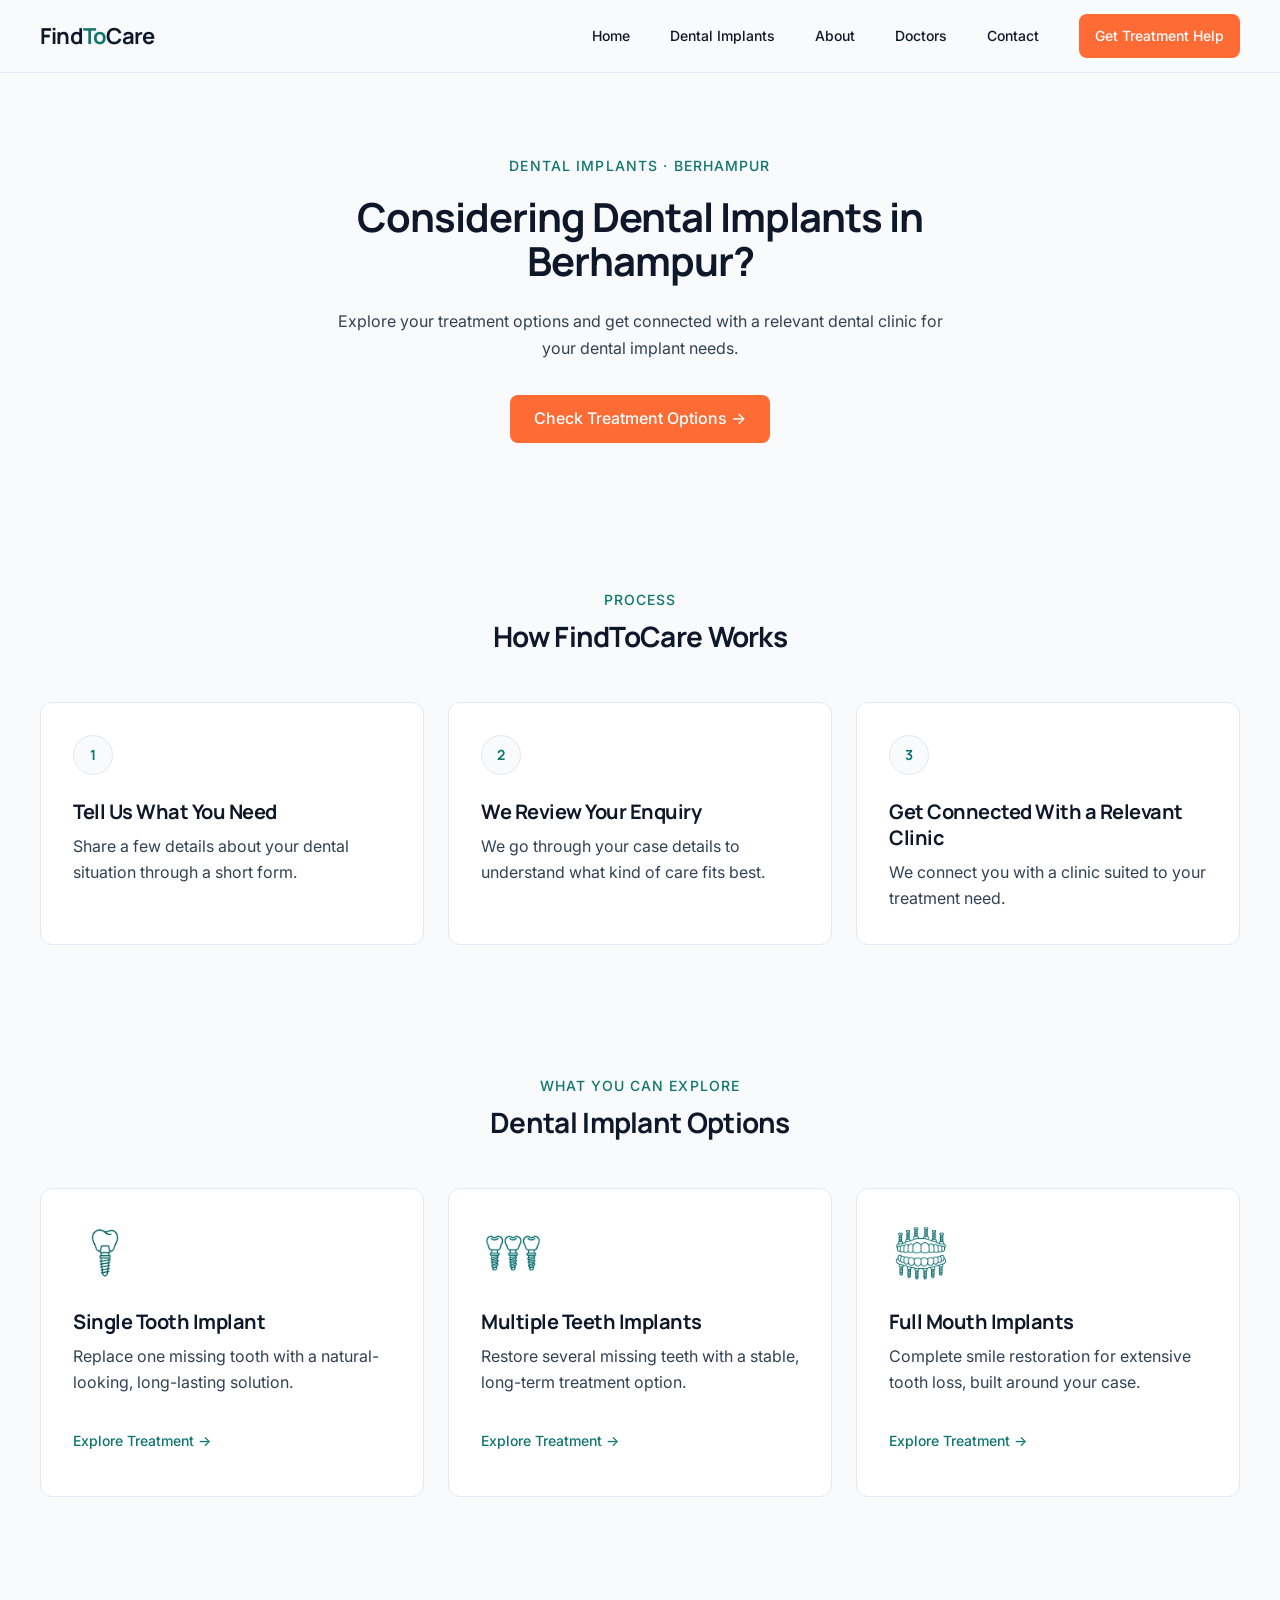
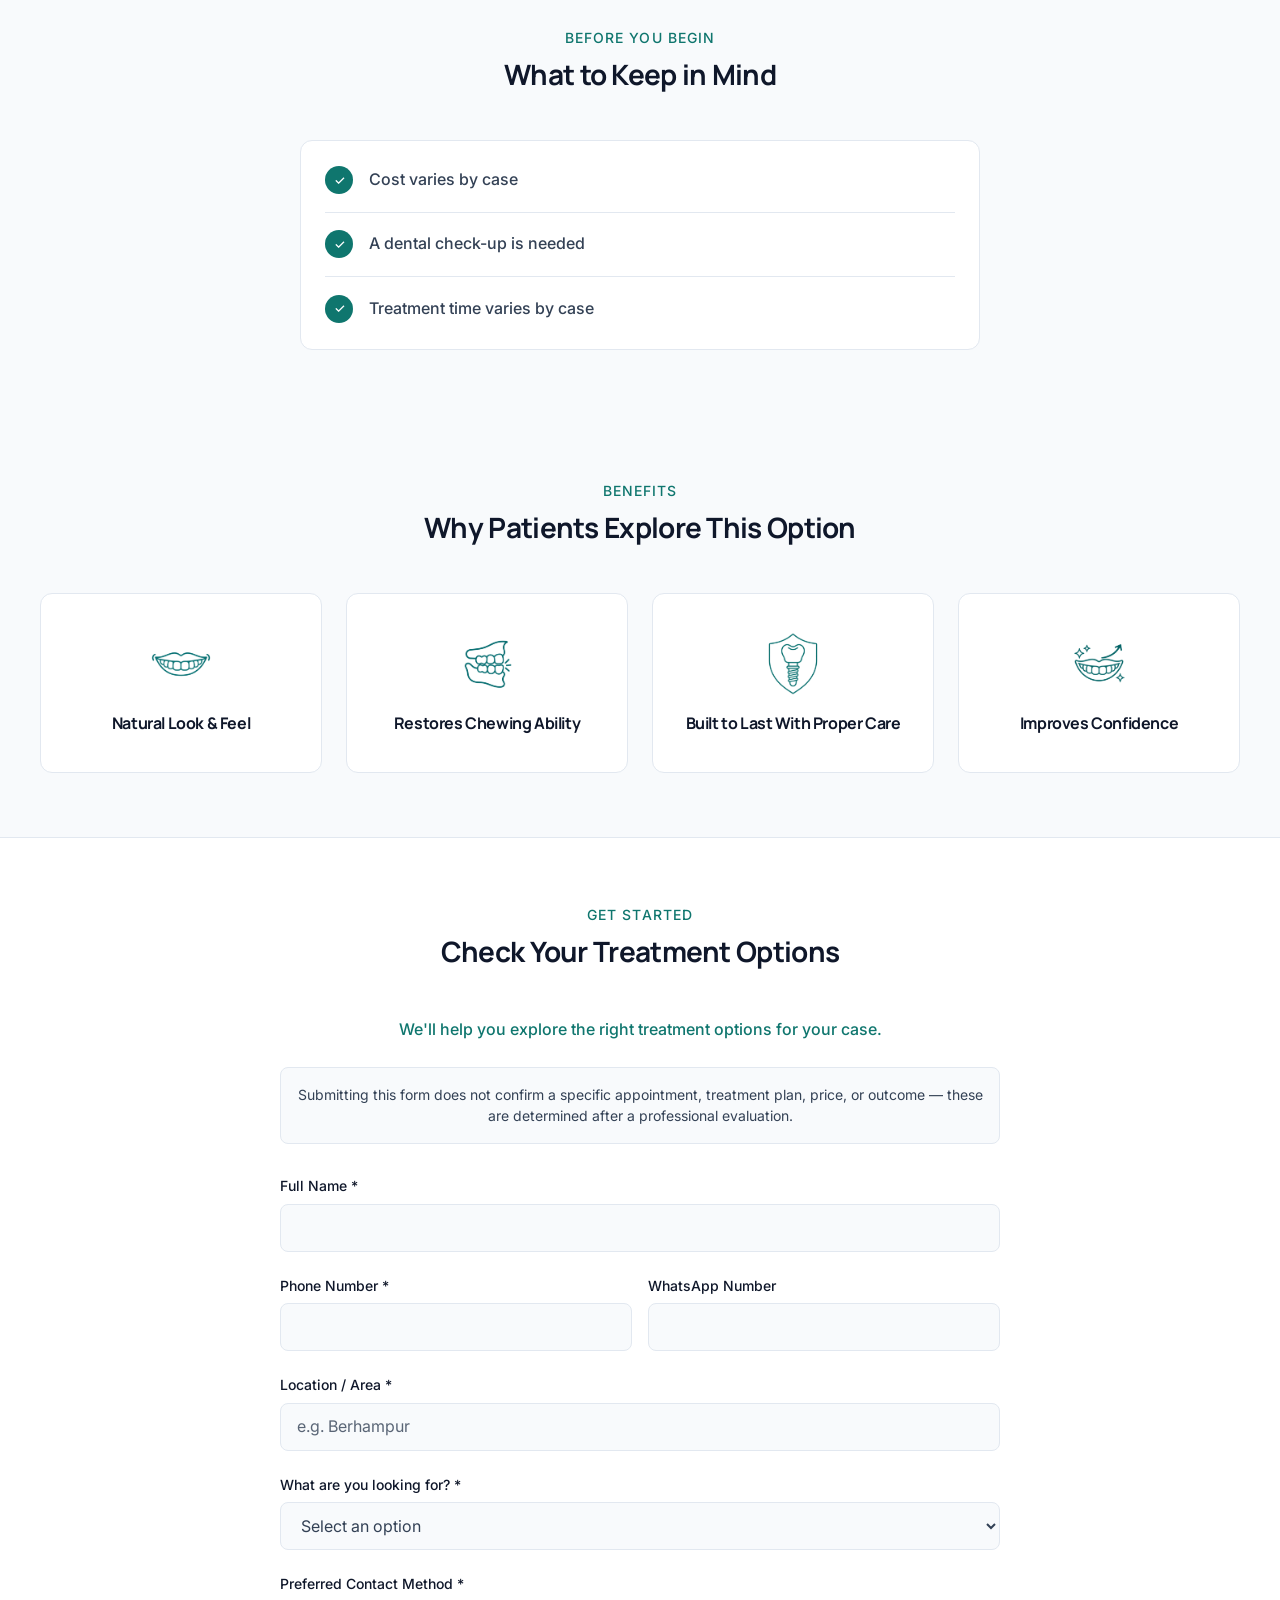
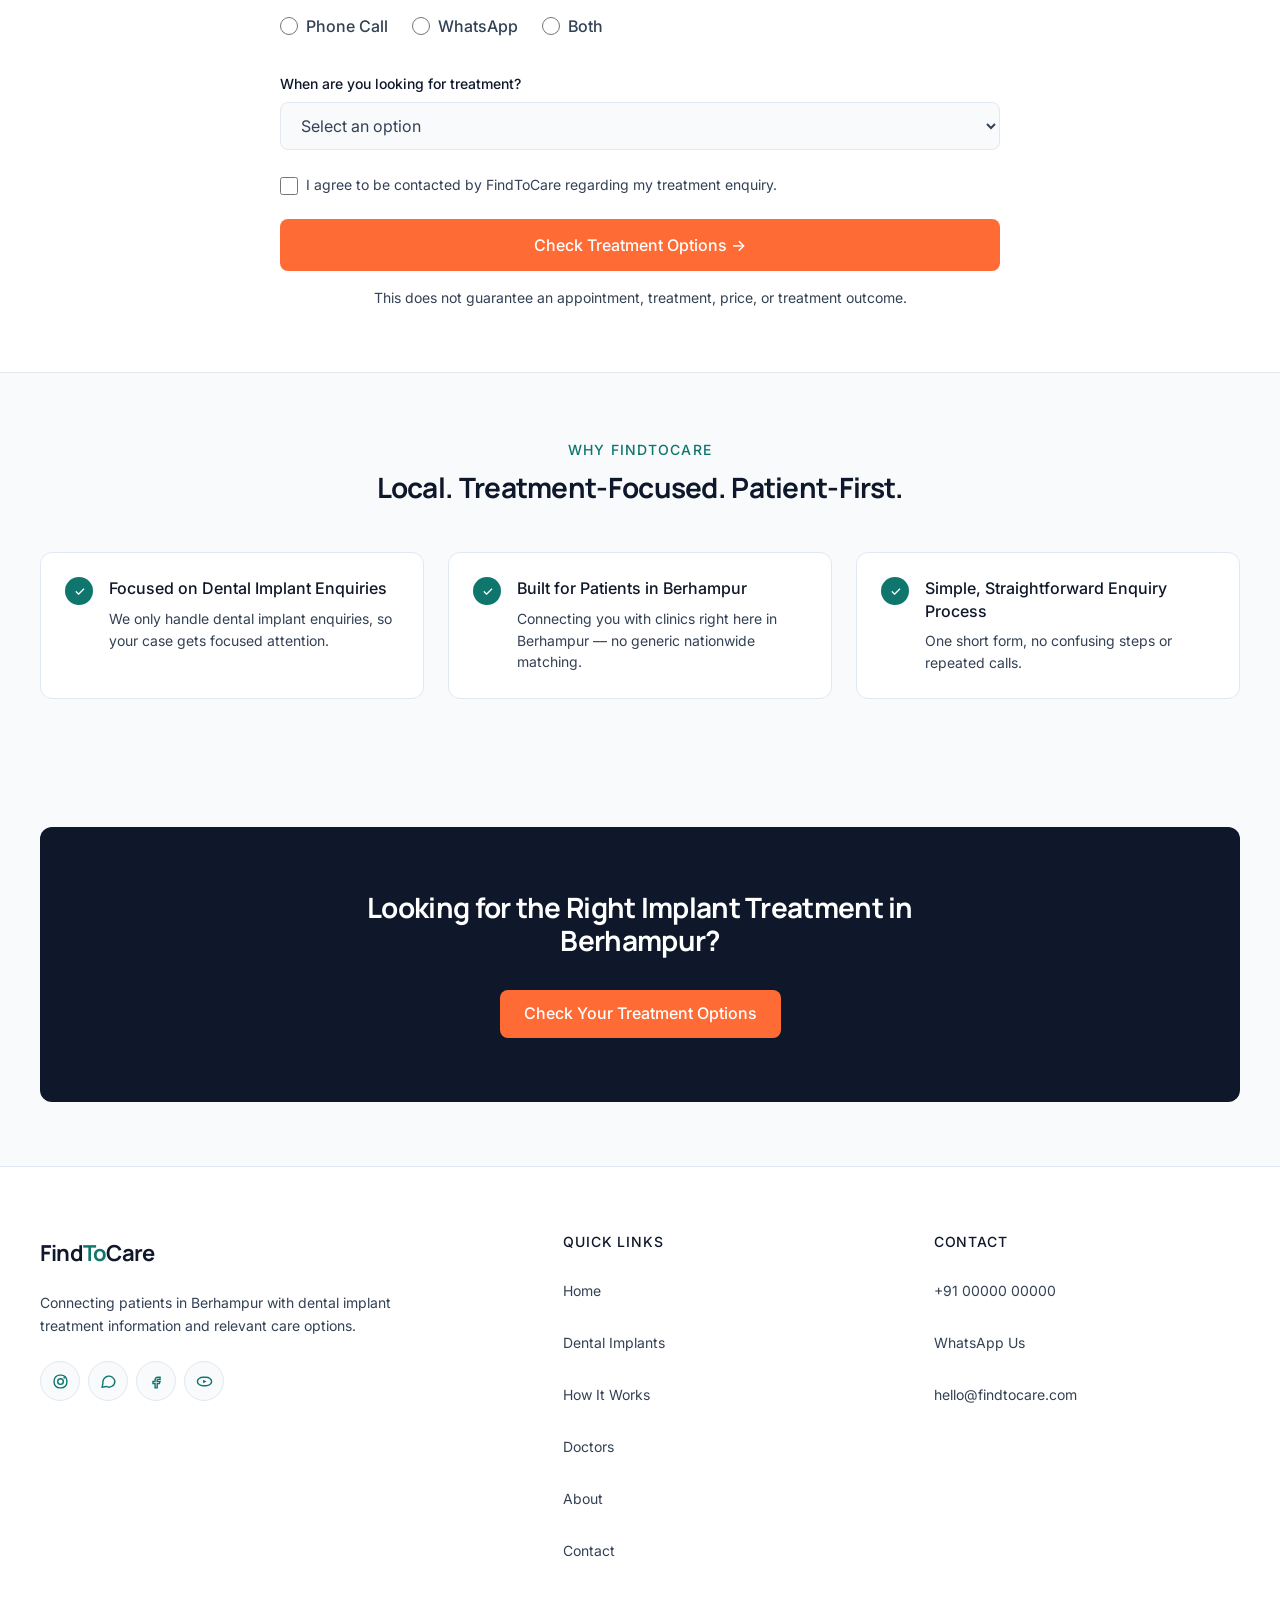
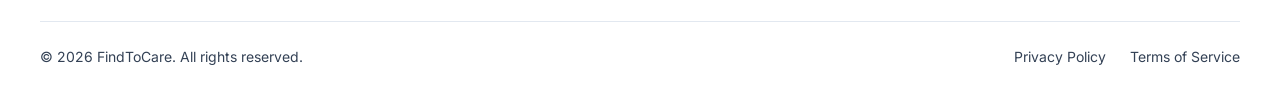
<file: findtocare-dental-implants-redesigned.html>
<!DOCTYPE html>
<html lang="en">

<head>
  <meta charset="UTF-8">
  <meta name="viewport" content="width=device-width, initial-scale=1.0">

  <title>FindToCare — Dental Implants in Berhampur</title>

  <meta
    name="description"
    content="Explore dental implant treatment options in Berhampur and get connected with relevant dental care options."
  >

  <link rel="preconnect" href="https://fonts.googleapis.com">
  <link rel="preconnect" href="https://fonts.gstatic.com" crossorigin>

  <link
    href="https://fonts.googleapis.com/css2?family=Manrope:wght@700&family=Inter:wght@400;500&display=swap"
    rel="stylesheet"
  >

  <style>
    
    :root {
      --navy: #0F172A;
      --teal: #0F766E;
      --cta: #FF6B35;
      --accent: #14B8A6;
      --bg: #F8FAFC;
      --body: #334155;
      --border: #E2E8F0;
      --white: #FFFFFF;

      --font-heading: "Manrope", sans-serif;
      --font-body: "Inter", sans-serif;

      --container: 1200px;

      --space-1: 8px;
      --space-2: 16px;
      --space-3: 24px;
      --space-4: 32px;
      --space-5: 48px;
      --space-6: 64px;
      --space-7: 80px;

      --radius: 12px;
      --control-radius: 8px;
      --tap: 44px;
    }

    *,
    *::before,
    *::after {
      box-sizing: border-box;
      margin: 0;
      padding: 0;
    }

    html {
      scroll-behavior: smooth;
    }

    body {
      min-width: 320px;
      overflow-x: hidden;
      font-family: var(--font-body);
      font-size: 16px;
      font-weight: 400;
      line-height: 1.6;
      color: var(--body);
      background: var(--bg);
      -webkit-font-smoothing: antialiased;
      text-rendering: optimizeLegibility;
    }

    a {
      color: inherit;
      text-decoration: none;
    }

    button,
    input,
    select {
      font: inherit;
    }

    button {
      cursor: pointer;
    }

    img,
    svg {
      display: block;
      max-width: 100%;
    }

    ul {
      list-style: none;
    }

    .container {
      width: min(calc(100% - 64px), var(--container));
      margin-inline: auto;
    }

    h1,
    h2,
    h3 {
      font-family: var(--font-heading);
      font-weight: 700;
      color: var(--navy);
      letter-spacing: -0.025em;
      overflow-wrap: break-word;
    }

    h1 {
      font-size: 40px;
      line-height: 1.12;
    }

    h2 {
      font-size: 28px;
      line-height: 1.2;
    }

    h3 {
      font-size: 20px;
      line-height: 1.3;
    }

    p {
      overflow-wrap: break-word;
    }

    .eyebrow {
      display: inline-flex;
      align-items: center;
      min-height: 24px;
      font-family: var(--font-body);
      font-size: 14px;
      font-weight: 500;
      line-height: 1.25;
      letter-spacing: 0.08em;
      text-transform: uppercase;
      color: var(--teal);
    }

    .btn {
      min-height: 48px;
      display: inline-flex;
      align-items: center;
      justify-content: center;
      gap: var(--space-1);
      padding: 0 var(--space-3);
      border: 0;
      border-radius: var(--control-radius);
      color: var(--white);
      background: var(--cta);
      font-family: var(--font-body);
      font-size: 16px;
      font-weight: 500;
      line-height: 1.2;
      white-space: nowrap;
      transition: transform 0.2s ease, filter 0.2s ease;
    }

    .btn:hover {
      filter: brightness(0.96);
      transform: translateY(-1px);
    }

    .btn:active {
      transform: translateY(0);
    }

    header {
      position: sticky;
      top: 0;
      z-index: 1000;
      background: var(--bg);
      border-bottom: 1px solid var(--border);
    }

    .nav-wrap {
      min-height: 72px;
      display: flex;
      align-items: center;
      gap: var(--space-4);
    }

    .logo {
      flex: 0 0 auto;
      display: inline-flex;
      align-items: center;
      min-height: var(--tap);
      font-family: var(--font-heading);
      font-size: 22px;
      font-weight: 700;
      line-height: 1;
      letter-spacing: -0.035em;
    }

    .logo .find,
    .logo .care {
      color: var(--navy);
    }

    .logo .to {
      color: var(--teal);
    }

    .nav-links {
      display: flex;
      align-items: center;
      gap: var(--space-3);
      margin-left: auto;
    }

    .nav-links a {
      min-height: var(--tap);
      display: inline-flex;
      align-items: center;
      position: relative;
      padding: 0 var(--space-1);
      color: var(--navy);
      font-size: 14px;
      font-weight: 500;
    }

    .nav-links a::after {
      content: "";
      position: absolute;
      left: var(--space-1);
      right: var(--space-1);
      bottom: 5px;
      height: 2px;
      border-radius: 999px;
      background: var(--teal);
      transform: scaleX(0);
      transition: transform 0.2s ease;
    }

    .nav-links a:hover::after {
      transform: scaleX(1);
    }

    .nav-cta {
      display: flex;
      align-items: center;
      gap: var(--space-1);
      flex: 0 0 auto;
    }

    .nav-cta .btn {
      min-height: 44px;
      padding-inline: var(--space-2);
      font-size: 14px;
    }

    .hamburger {
      display: none;
      width: var(--tap);
      height: var(--tap);
      align-items: center;
      justify-content: center;
      flex-direction: column;
      gap: 5px;
      border: 1px solid var(--border);
      border-radius: var(--control-radius);
      background: var(--white);
    }

    .hamburger span {
      width: 20px;
      height: 2px;
      background: var(--navy);
      border-radius: 999px;
      transition: transform 0.2s ease, opacity 0.2s ease;
    }

    .hamburger.active span:nth-child(1) {
      transform: translateY(7px) rotate(45deg);
    }

    .hamburger.active span:nth-child(2) {
      opacity: 0;
    }

    .hamburger.active span:nth-child(3) {
      transform: translateY(-7px) rotate(-45deg);
    }

    .mobile-menu {
      display: none;
      border-top: 1px solid var(--border);
      background: var(--bg);
    }

    .mobile-menu-inner {
      width: min(calc(100% - 32px), var(--container));
      margin-inline: auto;
      padding: var(--space-1) 0 var(--space-3);
    }

    .mobile-menu a {
      min-height: var(--tap);
      display: flex;
      align-items: center;
      padding: 0 var(--space-1);
      color: var(--navy);
      font-size: 16px;
      font-weight: 500;
    }

    .mobile-menu a:hover {
      color: var(--teal);
    }

    .mobile-cta {
      margin-top: var(--space-1);
      justify-content: center;
      min-height: 48px !important;
      padding: 0 var(--space-2) !important;
      border-radius: var(--control-radius);
      color: var(--white) !important;
      background: var(--cta);
    }

    .mobile-menu.open {
      display: block;
    }

    .hero {
      padding: var(--space-7) 0;
      text-align: center;
    }

    .hero-content {
      max-width: 760px;
      margin-inline: auto;
    }

    .hero-content h1 {
      max-width: 760px;
      margin: var(--space-2) auto var(--space-3);
    }

    .hero-content p {
      max-width: 640px;
      margin: 0 auto var(--space-4);
      font-size: 16px;
      line-height: 1.7;
    }

    .hero-actions {
      display: flex;
      justify-content: center;
    }

    section {
      padding: var(--space-6) 0;
    }

    .section-head {
      max-width: 680px;
      margin: 0 auto var(--space-5);
      text-align: center;
    }

    .section-head h2 {
      margin-top: var(--space-1);
    }

    .section-head p {
      margin-top: var(--space-2);
      font-size: 16px;
    }

    .steps,
    .cards,
    .trust-grid {
      display: grid;
      gap: var(--space-3);
    }

    .steps,
    .cards {
      grid-template-columns: repeat(3, minmax(0, 1fr));
    }

    .step-card,
    .card,
    .why-item,
    .trust-item,
    .keep-box {
      min-width: 0;
      background: var(--white);
      border: 1px solid var(--border);
      border-radius: var(--radius);
    }

    .step-card {
      padding: var(--space-4);
    }

    .step-num {
      width: 40px;
      height: 40px;
      display: flex;
      align-items: center;
      justify-content: center;
      margin-bottom: var(--space-3);
      border: 1px solid var(--border);
      border-radius: 50%;
      color: var(--teal);
      background: var(--bg);
      font-family: var(--font-heading);
      font-size: 14px;
      font-weight: 700;
    }

    .step-card h3 {
      margin-bottom: var(--space-1);
    }

    .step-card p,
    .card p {
      font-size: 16px;
      line-height: 1.65;
    }

    .card {
      display: flex;
      flex-direction: column;
      padding: var(--space-4);
      transition: border-color 0.2s ease, transform 0.2s ease;
    }

    .card:hover {
      border-color: var(--teal);
      transform: translateY(-2px);
    }

    .card-icon {
      width: 64px;
      height: 64px;
      display: flex;
      align-items: center;
      justify-content: flex-start;
      margin-bottom: var(--space-3);
      border-radius: 50%;
    }

    .card-icon img,
    .why-icon img {
      width: 64px;
      height: 64px;
      object-fit: contain;
      border-radius: 50%;
    }

    .card h3 {
      margin-bottom: var(--space-1);
    }

    .card p {
      margin-bottom: var(--space-3);
    }

    .card a {
      min-height: var(--tap);
      display: inline-flex;
      align-items: center;
      gap: var(--space-1);
      width: fit-content;
      margin-top: auto;
      color: var(--teal);
      font-size: 14px;
      font-weight: 500;
    }

    .card a:hover {
      text-decoration: underline;
      text-underline-offset: 3px;
    }

    .keep-box {
      max-width: 680px;
      margin-inline: auto;
      padding: var(--space-1) var(--space-3);
    }

    .keep-item {
      min-height: 64px;
      display: flex;
      align-items: center;
      gap: var(--space-2);
      padding: var(--space-2) 0;
      border-bottom: 1px solid var(--border);
    }

    .keep-item:last-child {
      border-bottom: 0;
    }

    .keep-check {
      width: 28px;
      height: 28px;
      flex: 0 0 28px;
      display: flex;
      align-items: center;
      justify-content: center;
      border-radius: 50%;
      color: var(--white);
      background: var(--teal);
      font-size: 13px;
      font-weight: 500;
    }

    .keep-item p {
      color: var(--body);
      font-size: 16px;
      font-weight: 500;
    }

    .why-grid {
      display: grid;
      grid-template-columns: repeat(4, minmax(0, 1fr));
      gap: var(--space-3);
    }

    .why-item {
      min-height: 180px;
      display: flex;
      flex-direction: column;
      align-items: center;
      justify-content: center;
      padding: var(--space-3);
      text-align: center;
    }

    .why-icon {
      width: 64px;
      height: 64px;
      display: flex;
      align-items: center;
      justify-content: center;
      margin-bottom: var(--space-2);
      border-radius: 50%;
    }

    .why-item h3 {
      font-size: 16px;
      line-height: 1.4;
    }

    .form-section {
      scroll-margin-top: 90px;
      background: var(--white);
      border-top: 1px solid var(--border);
      border-bottom: 1px solid var(--border);
    }

    .form-section:target {
      border-color: var(--accent);
    }

    .form-wrap {
      max-width: 720px;
      margin-inline: auto;
    }

    .form-note {
      margin-bottom: var(--space-3);
      text-align: center;
      color: var(--teal);
      font-size: 16px;
      font-weight: 500;
    }

    .disclaimer-top {
      margin-bottom: var(--space-4);
      padding: var(--space-2);
      text-align: center;
      color: var(--body);
      background: var(--bg);
      border: 1px solid var(--border);
      border-radius: var(--control-radius);
      font-size: 14px;
      line-height: 1.55;
    }

    form {
      display: grid;
      grid-template-columns: repeat(2, minmax(0, 1fr));
      gap: var(--space-3) var(--space-2);
    }

    .field {
      min-width: 0;
      display: flex;
      flex-direction: column;
      gap: var(--space-1);
    }

    .field.full {
      grid-column: 1 / -1;
    }

    label {
      color: var(--navy);
      font-size: 14px;
      font-weight: 500;
      line-height: 1.4;
    }

    input,
    select {
      width: 100%;
      min-height: 48px;
      padding: 0 var(--space-2);
      color: var(--body);
      background: var(--bg);
      border: 1px solid var(--border);
      border-radius: var(--control-radius);
      outline: none;
      font-size: 16px;
      font-weight: 400;
      transition: border-color 0.2s ease, background-color 0.2s ease;
    }

    input::placeholder {
      color: var(--body);
      opacity: 0.8;
    }

    input:focus,
    select:focus {
      border-color: var(--teal);
      background: var(--white);
    }

    .radio-group {
      display: flex;
      align-items: center;
      flex-wrap: wrap;
      gap: var(--space-2) var(--space-3);
      min-height: 48px;
    }

    .radio-option {
      min-height: var(--tap);
      display: inline-flex;
      align-items: center;
      gap: var(--space-1);
      color: var(--body);
      font-size: 16px;
      font-weight: 500;
    }

    .radio-option input {
      width: 18px;
      height: 18px;
      min-height: 18px;
      padding: 0;
      accent-color: var(--teal);
    }

    .consent-row {
      display: flex;
      flex-direction: row;
      align-items: flex-start;
      gap: var(--space-1);
      color: var(--body);
      font-size: 14px;
      font-weight: 400;
      line-height: 1.55;
    }

    .consent-row input {
      width: 18px;
      height: 18px;
      min-height: 18px;
      flex: 0 0 18px;
      margin-top: 3px;
      padding: 0;
      accent-color: var(--teal);
    }

    .submit-btn {
      width: 100%;
      min-height: 52px;
      margin-top: 0;
    }

    .disclaimer-bottom {
      margin-top: var(--space-2);
      text-align: center;
      color: var(--body);
      font-size: 14px;
      line-height: 1.5;
    }

    .trust {
      background: var(--bg);
    }

    .trust-grid {
      grid-template-columns: repeat(3, minmax(0, 1fr));
    }

    .trust-item {
      display: flex;
      align-items: flex-start;
      gap: var(--space-2);
      padding: var(--space-3);
    }

    .trust-item .keep-check {
      flex: 0 0 28px;
    }

    .trust-item p {
      margin-bottom: var(--space-1);
      color: var(--navy);
      font-size: 16px;
      font-weight: 500;
      line-height: 1.4;
    }

    .trust-desc {
      display: block;
      color: var(--body);
      font-size: 14px;
      line-height: 1.55;
    }

    .final-cta {
      width: 100%;
      padding: var(--space-6) var(--space-4);
      text-align: center;
      background: var(--navy);
      border-radius: var(--radius);
    }

    .final-cta h2 {
      max-width: 600px;
      margin: 0 auto var(--space-4);
      color: var(--white);
      font-size: 28px;
      line-height: 1.2;
    }

    footer {
      padding: var(--space-6) 0 var(--space-4);
      background: var(--white);
      border-top: 1px solid var(--border);
    }

    .footer-grid {
      display: grid;
      grid-template-columns: 1.5fr 1fr 1fr;
      gap: var(--space-6);
      padding-bottom: var(--space-5);
    }

    .footer-tagline {
      max-width: 360px;
      margin-top: var(--space-2);
      color: var(--body);
      font-size: 14px;
      line-height: 1.65;
    }

    .footer-col h4 {
      margin-bottom: var(--space-2);
      color: var(--navy);
      font-family: var(--font-body);
      font-size: 14px;
      font-weight: 500;
      letter-spacing: 0.06em;
      text-transform: uppercase;
    }

    .footer-col ul {
      display: flex;
      flex-direction: column;
      gap: var(--space-1);
    }

    .footer-col a {
      min-height: var(--tap);
      display: inline-flex;
      align-items: center;
      color: var(--body);
      font-size: 14px;
      font-weight: 400;
    }

    .footer-col a:hover {
      color: var(--teal);
    }

    .socials {
      display: flex;
      align-items: center;
      gap: var(--space-1);
      margin-top: var(--space-3);
    }

    .social-icon {
      width: 40px;
      height: 40px;
      display: flex;
      align-items: center;
      justify-content: center;
      color: var(--teal);
      background: var(--bg);
      border: 1px solid var(--border);
      border-radius: 50%;
      transition: border-color 0.2s ease, background-color 0.2s ease;
    }

    .social-icon:hover {
      background: var(--white);
      border-color: var(--teal);
    }

    .footer-bottom {
      display: flex;
      align-items: center;
      justify-content: space-between;
      gap: var(--space-3);
      padding-top: var(--space-3);
      border-top: 1px solid var(--border);
      color: var(--body);
      font-size: 14px;
    }

    .footer-bottom-links {
      display: flex;
      align-items: center;
      flex-wrap: wrap;
      gap: var(--space-3);
    }

    .footer-bottom-links a {
      color: var(--body);
    }

    .footer-bottom-links a:hover {
      color: var(--teal);
    }

    @media (max-width: 1199px) {
      .container {
        width: min(calc(100% - 48px), var(--container));
      }

      .nav-wrap {
        gap: var(--space-2);
      }

      .nav-links {
        gap: var(--space-2);
      }

      .nav-links a {
        font-size: 13px;
      }

      .nav-cta .btn {
        padding-inline: 12px;
        font-size: 13px;
      }
    }

    @media (max-width: 767px) {
      .container {
        width: min(calc(100% - 32px), var(--container));
      }

      h1 {
        font-size: 32px;
      }

      h2 {
        font-size: 24px;
      }

      h3 {
        font-size: 18px;
      }

      .nav-wrap {
        min-height: 64px;
      }

      .nav-links {
        display: none;
      }

      .nav-cta {
        margin-left: auto;
      }

      .nav-cta .btn {
        min-height: 44px;
        padding-inline: 12px;
        font-size: 13px;
      }

      .hamburger {
        display: flex;
      }

      .hero {
        padding: var(--space-6) 0;
      }

      .hero-content h1 {
        margin-top: var(--space-1);
      }

      .hero-content p {
        font-size: 16px;
      }

      .hero-actions .btn {
        width: 100%;
      }

      section {
        padding: var(--space-6) 0;
      }

      .section-head {
        margin-bottom: var(--space-4);
      }

      .steps,
      .cards,
      .trust-grid {
        grid-template-columns: 1fr;
      }

      .why-grid {
        grid-template-columns: repeat(2, minmax(0, 1fr));
        gap: var(--space-2);
      }

      .step-card,
      .card {
        padding: var(--space-3);
      }

      .keep-box {
        padding-inline: var(--space-2);
      }

      .why-item {
        min-height: 164px;
        padding: var(--space-2);
      }

      form {
        grid-template-columns: 1fr;
        gap: var(--space-2);
      }

      .field.full {
        grid-column: auto;
      }

      .radio-group {
        gap: var(--space-1) var(--space-2);
      }

      .trust-item {
        padding: var(--space-3);
      }

      .final-cta {
        padding: var(--space-5) var(--space-3);
      }

      .final-cta h2 {
        font-size: 24px;
        margin-bottom: var(--space-3);
      }

      .final-cta .btn {
        width: 100%;
      }

      footer {
        padding: var(--space-6) 0 var(--space-3);
      }

      .footer-grid {
        grid-template-columns: 1fr;
        gap: var(--space-4);
        padding-bottom: var(--space-4);
      }

      .footer-tagline {
        max-width: 420px;
      }

      .footer-bottom {
        flex-direction: column;
        justify-content: center;
        text-align: center;
      }

      .footer-bottom-links {
        justify-content: center;
      }
    }

    @media (max-width: 380px) {
      .container {
        width: calc(100% - 32px);
      }

      .logo {
        font-size: 20px;
      }

      .nav-cta .btn {
        padding-inline: 10px;
        font-size: 12px;
      }

      .hero {
        padding: var(--space-5) 0;
      }

      h1 {
        font-size: 30px;
      }

      .why-item {
        min-height: 156px;
      }

      .why-icon,
      .why-icon img,
      .card-icon,
      .card-icon img {
        width: 56px;
        height: 56px;
      }

      .why-item h3 {
        font-size: 15px;
      }
    }

    @media (prefers-reduced-motion: reduce) {
      html {
        scroll-behavior: auto;
      }

      *,
      *::before,
      *::after {
        transition: none !important;
        animation: none !important;
      }
    }

  </style>
</head>


<body>

  <!-- =======================================================
       HEADER
  ======================================================== -->

  <header>

    <div class="container nav-wrap">

      <a
        href="index.html"
        class="logo"
        aria-label="FindToCare Home"
      >
        <span class="find">Find</span><span class="to">To</span><span class="care">Care</span>
      </a>


      <nav
        class="nav-links"
        aria-label="Main navigation"
      >

        <a href="index.html">Home</a>

        <a href="dental-implants.html">Dental Implants</a>

        <a href="about.html">About</a>

        <a href="doctors.html">Doctors</a>

        <a href="contact.html">Contact</a>

      </nav>


      <div class="nav-cta">

        <a
          href="#form"
          class="btn btn-cta"
        >
          Get Treatment Help
        </a>

        <button
          class="hamburger"
          id="hamburgerBtn"
          type="button"
          aria-label="Open menu"
          aria-expanded="false"
          aria-controls="mobileMenu"
        >
          <span></span>
          <span></span>
          <span></span>
        </button>

      </div>

    </div>


    <div
      class="mobile-menu"
      id="mobileMenu"
    >

      <div class="mobile-menu-inner">

        <a href="index.html">Home</a>

        <a href="dental-implants.html">Dental Implants</a>

        <a href="about.html">About</a>

        <a href="doctors.html">Doctors</a>

        <a href="contact.html">Contact</a>

        <a
          href="#form"
          class="mobile-cta"
        >
          Get Treatment Help
        </a>

      </div>

    </div>

  </header>


  <!-- =======================================================
       MAIN
  ======================================================== -->

  <main>


    <!-- =====================================================
         HERO
    ====================================================== -->

    <section
      class="hero"
      id="home"
    >

      <div class="container hero-content">

        <span class="eyebrow">
          Dental Implants · Berhampur
        </span>

        <h1>
          Considering Dental Implants in Berhampur?
        </h1>

        <p>
          Explore your treatment options and get connected with a relevant dental clinic for your dental implant needs.
        </p>

        <div class="hero-actions">

          <a
            href="#form"
            class="btn btn-cta"
          >
            Check Treatment Options →
          </a>

        </div>

      </div>

    </section>


    <!-- =====================================================
         HOW IT WORKS
    ====================================================== -->

    <section id="how-it-works">

      <div class="container">

        <div class="section-head">

          <span class="eyebrow">
            Process
          </span>

          <h2>
            How FindToCare Works
          </h2>

        </div>


        <div class="steps">

          <div class="step-card">

            <div class="step-num">1</div>

            <h3>
              Tell Us What You Need
            </h3>

            <p>
              Share a few details about your dental situation through a short form.
            </p>

          </div>


          <div class="step-card">

            <div class="step-num">2</div>

            <h3>
              We Review Your Enquiry
            </h3>

            <p>
              We go through your case details to understand what kind of care fits best.
            </p>

          </div>


          <div class="step-card">

            <div class="step-num">3</div>

            <h3>
              Get Connected With a Relevant Clinic
            </h3>

            <p>
              We connect you with a clinic suited to your treatment need.
            </p>

          </div>

        </div>

      </div>

    </section>


    <!-- =====================================================
         DENTAL IMPLANT OPTIONS
    ====================================================== -->

    <section id="implants">

      <div class="container">

        <div class="section-head">

          <span class="eyebrow">
            What You Can Explore
          </span>

          <h2>
            Dental Implant Options
          </h2>

        </div>


        <div class="cards">

          <div class="card">

            <div class="card-icon">

              <img
                src="single-tooth.png"
                alt="Single Tooth Implant"
                width="64"
                height="64"
              >

            </div>

            <h3>
              Single Tooth Implant
            </h3>

            <p>
              Replace one missing tooth with a natural-looking, long-lasting solution.
            </p>

            <a href="dental-implants.html#single-tooth">
              Explore Treatment →
            </a>

          </div>


          <div class="card">

            <div class="card-icon">

              <img
                src="multiple-teeth.png"
                alt="Multiple Teeth Implants"
                width="64"
                height="64"
              >

            </div>

            <h3>
              Multiple Teeth Implants
            </h3>

            <p>
              Restore several missing teeth with a stable, long-term treatment option.
            </p>

            <a href="dental-implants.html#multiple-teeth">
              Explore Treatment →
            </a>

          </div>


          <div class="card">

            <div class="card-icon">

              <img
                src="full-mouth.png"
                alt="Full Mouth Implants"
                width="64"
                height="64"
              >

            </div>

            <h3>
              Full Mouth Implants
            </h3>

            <p>
              Complete smile restoration for extensive tooth loss, built around your case.
            </p>

            <a href="dental-implants.html#full-mouth">
              Explore Treatment →
            </a>

          </div>

        </div>

      </div>

    </section>


    <!-- =====================================================
         KEEP IN MIND
    ====================================================== -->

    <section>

      <div class="container">

        <div class="section-head">

          <span class="eyebrow">
            Before You Begin
          </span>

          <h2>
            What to Keep in Mind
          </h2>

        </div>


        <div class="keep-box">

          <div class="keep-item">

            <div class="keep-check">✓</div>

            <p>
              Cost varies by case
            </p>

          </div>


          <div class="keep-item">

            <div class="keep-check">✓</div>

            <p>
              A dental check-up is needed
            </p>

          </div>


          <div class="keep-item">

            <div class="keep-check">✓</div>

            <p>
              Treatment time varies by case
            </p>

          </div>

        </div>

      </div>

    </section>


    <!-- =====================================================
         WHY PATIENTS
    ====================================================== -->

    <section>

      <div class="container">

        <div class="section-head">

          <span class="eyebrow">
            Benefits
          </span>

          <h2>
            Why Patients Explore This Option
          </h2>

        </div>


        <div class="why-grid">

          <div class="why-item">

            <div class="why-icon">

              <img
                src="natural-look-feel.png"
                alt="Natural Look and Feel"
                width="64"
                height="64"
              >

            </div>

            <h3>
              Natural Look & Feel
            </h3>

          </div>


          <div class="why-item">

            <div class="why-icon">

              <img
                src="restores-chewing-ability.png"
                alt="Restores Chewing Ability"
                width="64"
                height="64"
              >

            </div>

            <h3>
              Restores Chewing Ability
            </h3>

          </div>


          <div class="why-item">

            <div class="why-icon">

              <img
                src="built-to-last.png"
                alt="Built to Last With Proper Care"
                width="64"
                height="64"
              >

            </div>

            <h3>
              Built to Last With Proper Care
            </h3>

          </div>


          <div class="why-item">

            <div class="why-icon">

              <img
                src="improves-confidence.png"
                alt="Improves Confidence"
                width="64"
                height="64"
              >

            </div>

            <h3>
              Improves Confidence
            </h3>

          </div>

        </div>

      </div>

    </section>


    <!-- =====================================================
         FORM
    ====================================================== -->

    <section
      class="form-section"
      id="form"
    >

      <div class="container">

        <div class="section-head">

          <span class="eyebrow">
            Get Started
          </span>

          <h2>
            Check Your Treatment Options
          </h2>

        </div>


        <div class="form-wrap">

          <p class="form-note">
            We'll help you explore the right treatment options for your case.
          </p>


          <p class="disclaimer-top">
            Submitting this form does not confirm a specific appointment, treatment plan, price, or outcome — these are determined after a professional evaluation.
          </p>


          <form>

            <div class="field full">

              <label for="name">
                Full Name *
              </label>

              <input
                type="text"
                id="name"
                name="name"
                autocomplete="name"
                required
              >

            </div>


            <div class="field">

              <label for="phone">
                Phone Number *
              </label>

              <input
                type="tel"
                id="phone"
                name="phone"
                autocomplete="tel"
                required
              >

            </div>


            <div class="field">

              <label for="whatsapp">
                WhatsApp Number
              </label>

              <input
                type="tel"
                id="whatsapp"
                name="whatsapp"
              >

            </div>


            <div class="field full">

              <label for="location">
                Location / Area *
              </label>

              <input
                type="text"
                id="location"
                name="location"
                placeholder="e.g. Berhampur"
                required
              >

            </div>


            <div class="field full">

              <label for="need">
                What are you looking for? *
              </label>

              <select
                id="need"
                name="need"
                required
              >

                <option value="">
                  Select an option
                </option>

                <option>
                  Single missing tooth
                </option>

                <option>
                  Multiple missing teeth
                </option>

                <option>
                  Full mouth tooth replacement
                </option>

                <option>
                  Dental implant information
                </option>

                <option>
                  Not sure
                </option>

              </select>

            </div>


            <div class="field full">

              <label>
                Preferred Contact Method *
              </label>

              <div class="radio-group">

                <label class="radio-option">

                  <input
                    type="radio"
                    name="contact"
                    value="Phone Call"
                    required
                  >

                  Phone Call

                </label>


                <label class="radio-option">

                  <input
                    type="radio"
                    name="contact"
                    value="WhatsApp"
                  >

                  WhatsApp

                </label>


                <label class="radio-option">

                  <input
                    type="radio"
                    name="contact"
                    value="Both"
                  >

                  Both

                </label>

              </div>

            </div>


            <div class="field full">

              <label for="timeline">
                When are you looking for treatment?
              </label>

              <select
                id="timeline"
                name="timeline"
              >

                <option value="">
                  Select an option
                </option>

                <option>
                  As soon as possible
                </option>

                <option>
                  Within 1-3 months
                </option>

                <option>
                  Just researching
                </option>

              </select>

            </div>


            <div class="field full">

              <label class="consent-row">

                <input
                  type="checkbox"
                  name="consent"
                  required
                >

                <span>
                  I agree to be contacted by FindToCare regarding my treatment enquiry.
                </span>

              </label>

            </div>


            <div class="field full">

              <button
                type="submit"
                class="btn btn-cta submit-btn"
              >
                Check Treatment Options →
              </button>

            </div>

          </form>


          <p class="disclaimer-bottom">
            This does not guarantee an appointment, treatment, price, or treatment outcome.
          </p>

        </div>

      </div>

    </section>


    <!-- =====================================================
         TRUST
    ====================================================== -->

    <section class="trust">

      <div class="container">

        <div class="section-head">

          <span class="eyebrow">
            Why FindToCare
          </span>

          <h2>
            Local. Treatment-Focused. Patient-First.
          </h2>

        </div>


        <div class="trust-grid">

          <div class="trust-item">

            <div class="keep-check">
              ✓
            </div>

            <div>

              <p>
                Focused on Dental Implant Enquiries
              </p>

              <span class="trust-desc">
                We only handle dental implant enquiries, so your case gets focused attention.
              </span>

            </div>

          </div>


          <div class="trust-item">

            <div class="keep-check">
              ✓
            </div>

            <div>

              <p>
                Built for Patients in Berhampur
              </p>

              <span class="trust-desc">
                Connecting you with clinics right here in Berhampur — no generic nationwide matching.
              </span>

            </div>

          </div>


          <div class="trust-item">

            <div class="keep-check">
              ✓
            </div>

            <div>

              <p>
                Simple, Straightforward Enquiry Process
              </p>

              <span class="trust-desc">
                One short form, no confusing steps or repeated calls.
              </span>

            </div>

          </div>

        </div>

      </div>

    </section>


    <!-- =====================================================
         FINAL CTA
    ====================================================== -->

    <section>

      <div class="container">

        <div class="final-cta">

          <h2>
            Looking for the Right Implant Treatment in Berhampur?
          </h2>

          <a
            href="#form"
            class="btn btn-cta"
          >
            Check Your Treatment Options
          </a>

        </div>

      </div>

    </section>

  </main>


  <!-- =======================================================
       FOOTER
  ======================================================== -->

  <footer>

    <div class="container">

      <div class="footer-grid">

        <div>

          <a
            href="index.html"
            class="logo"
            aria-label="FindToCare Home"
          >
            <span class="find">Find</span><span class="to">To</span><span class="care">Care</span>
          </a>

          <p class="footer-tagline">
            Connecting patients in Berhampur with dental implant treatment information and relevant care options.
          </p>


          <div class="socials">

            <!-- Instagram -->

            <a
              class="social-icon"
              href="#"
              aria-label="Instagram"
            >

              <svg
                width="17"
                height="17"
                viewBox="0 0 24 24"
                fill="none"
                stroke="currentColor"
                stroke-width="2"
              >

                <rect
                  x="3"
                  y="3"
                  width="18"
                  height="18"
                  rx="8"
                />

                <circle
                  cx="12"
                  cy="12"
                  r="4"
                />

                <circle
                  cx="17.5"
                  cy="6.5"
                  r="0.5"
                  fill="currentColor"
                />

              </svg>

            </a>


            <!-- WhatsApp -->

            <a
              class="social-icon"
              href="#"
              aria-label="WhatsApp"
            >

              <svg
                width="17"
                height="17"
                viewBox="0 0 24 24"
                fill="none"
                stroke="currentColor"
                stroke-width="2"
              >

                <path
                  d="M21 11.5a8.5 8.5 0 01-12.4 7.5L3 20l1.1-5.4A8.5 8.5 0 1121 11.5z"
                />

              </svg>

            </a>


            <!-- Facebook -->

            <a
              class="social-icon"
              href="#"
              aria-label="Facebook"
            >

              <svg
                width="17"
                height="17"
                viewBox="0 0 24 24"
                fill="none"
                stroke="currentColor"
                stroke-width="2"
              >

                <path
                  d="M14 9h3V6h-3a4 4 0 00-4 4v2H7v3h3v6h3v-6h3l1-3h-4v-2a1 1 0 011-1z"
                />

              </svg>

            </a>


            <!-- YouTube -->

            <a
              class="social-icon"
              href="#"
              aria-label="YouTube"
            >

              <svg
                width="17"
                height="17"
                viewBox="0 0 24 24"
                fill="none"
                stroke="currentColor"
                stroke-width="2"
              >

                <rect
                  x="2"
                  y="6"
                  width="20"
                  height="12"
                  rx="8"
                />

                <path
                  d="M10 9.5l5 2.5-5 2.5z"
                  fill="currentColor"
                  stroke="none"
                />

              </svg>

            </a>

          </div>

        </div>


        <div class="footer-col">

          <h4>
            Quick Links
          </h4>

          <ul>

            <li>
              <a href="index.html">Home</a>
            </li>

            <li>
              <a href="dental-implants.html">Dental Implants</a>
            </li>

            <li>
              <a href="#how-it-works">How It Works</a>
            </li>

            <li>
              <a href="doctors.html">Doctors</a>
            </li>

            <li>
              <a href="about.html">About</a>
            </li>

            <li>
              <a href="contact.html">Contact</a>
            </li>

          </ul>

        </div>


        <div class="footer-col">

          <h4>
            Contact
          </h4>

          <ul>

            <li>
              <a href="tel:+910000000000">
                +91 00000 00000
              </a>
            </li>

            <li>
              <a href="https://wa.me/910000000000">
                WhatsApp Us
              </a>
            </li>

            <li>
              <a href="mailto:hello@findtocare.com">
                hello@findtocare.com
              </a>
            </li>

          </ul>

        </div>

      </div>


      <div class="footer-bottom">

        <span>
          © 2026 FindToCare. All rights reserved.
        </span>

        <div class="footer-bottom-links">

          <a href="privacy-policy.html">
            Privacy Policy
          </a>

          <a href="terms.html">
            Terms of Service
          </a>

        </div>

      </div>

    </div>

  </footer>


  <!-- =======================================================
       JAVASCRIPT
  ======================================================== -->

  <script>

    const hamburgerBtn = document.getElementById("hamburgerBtn");
    const mobileMenu = document.getElementById("mobileMenu");

    hamburgerBtn.addEventListener("click", function () {

      const isOpen = mobileMenu.classList.toggle("open");

      hamburgerBtn.classList.toggle("active", isOpen);

      hamburgerBtn.setAttribute(
        "aria-expanded",
        isOpen ? "true" : "false"
      );

      hamburgerBtn.setAttribute(
        "aria-label",
        isOpen ? "Close menu" : "Open menu"
      );

    });


    document
      .querySelectorAll(".mobile-menu a")
      .forEach(function (link) {

        link.addEventListener("click", function () {

          mobileMenu.classList.remove("open");

          hamburgerBtn.classList.remove("active");

          hamburgerBtn.setAttribute(
            "aria-expanded",
            "false"
          );

          hamburgerBtn.setAttribute(
            "aria-label",
            "Open menu"
          );

        });

      });


    window.addEventListener("resize", function () {

      if (window.innerWidth >= 768) {

        mobileMenu.classList.remove("open");

        hamburgerBtn.classList.remove("active");

        hamburgerBtn.setAttribute(
          "aria-expanded",
          "false"
        );

        hamburgerBtn.setAttribute(
          "aria-label",
          "Open menu"
        );

      }

    });

  </script>

</body>

</html>
</file>
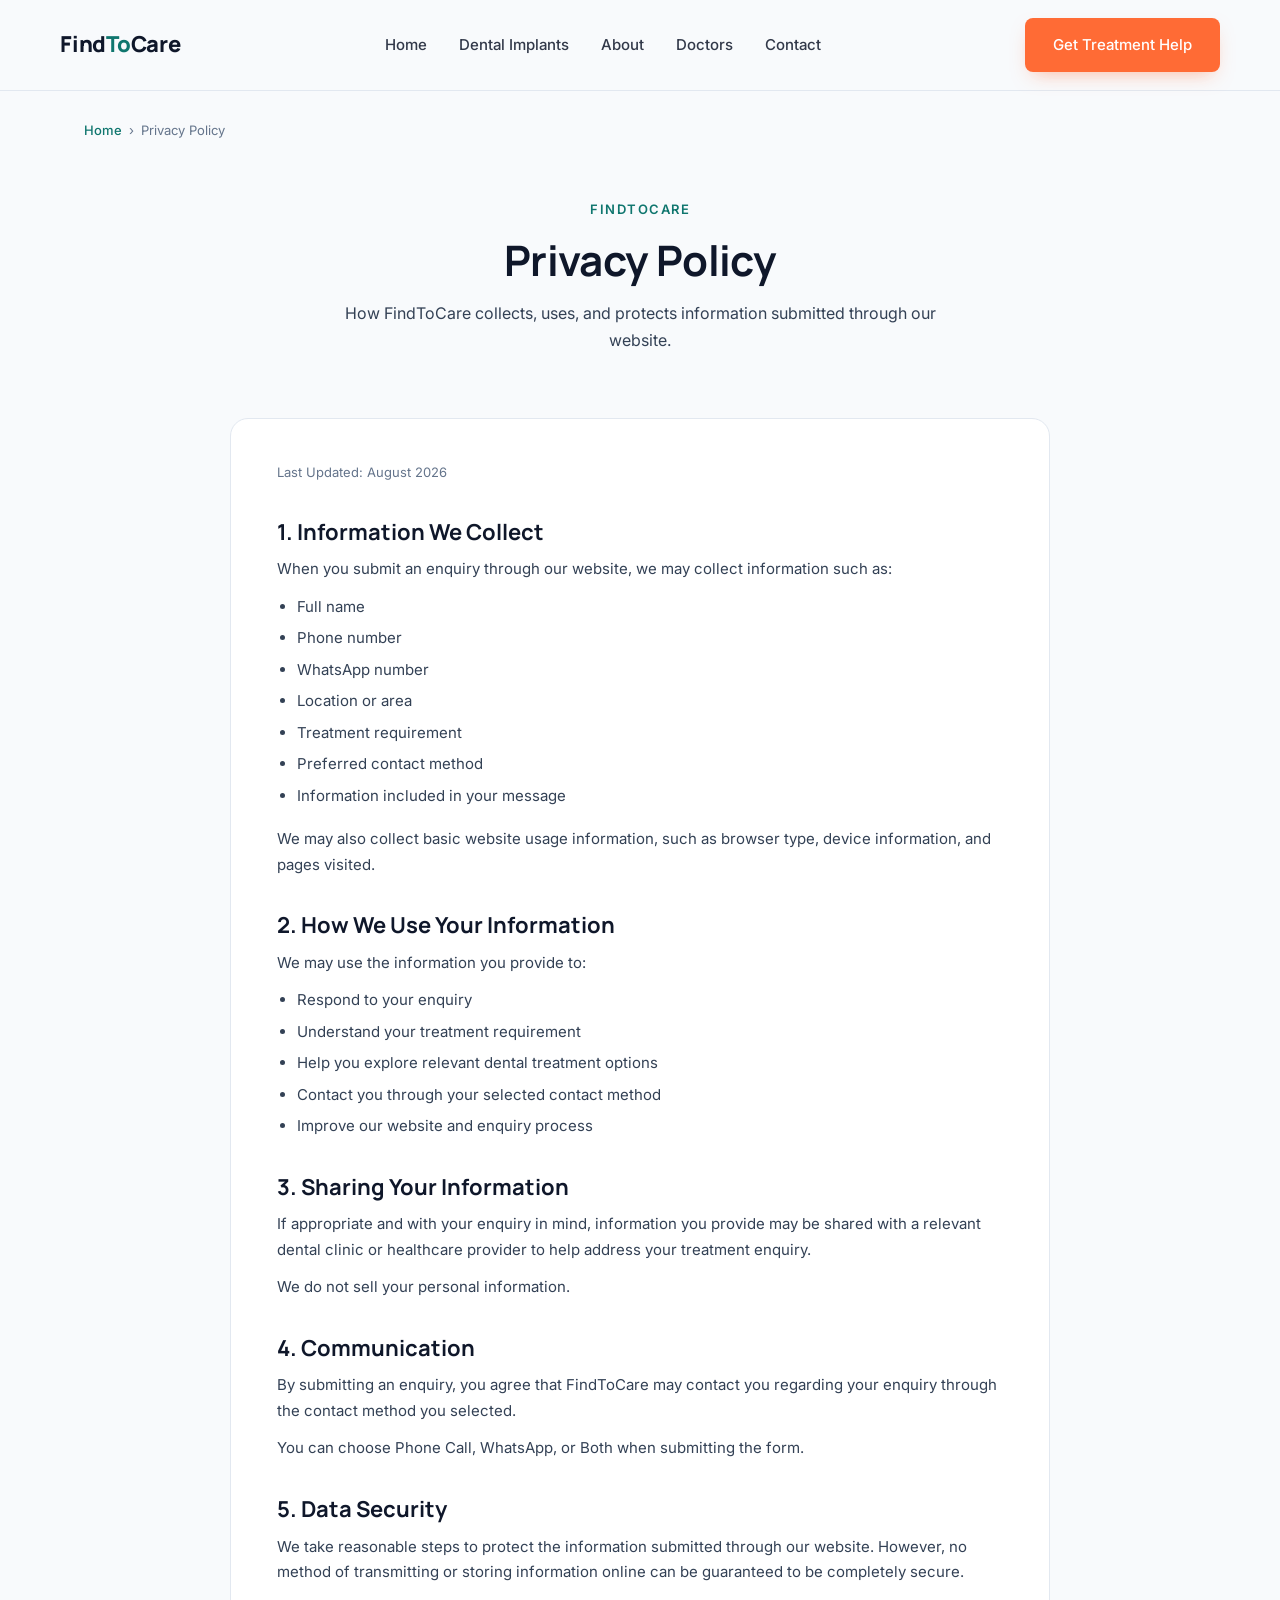
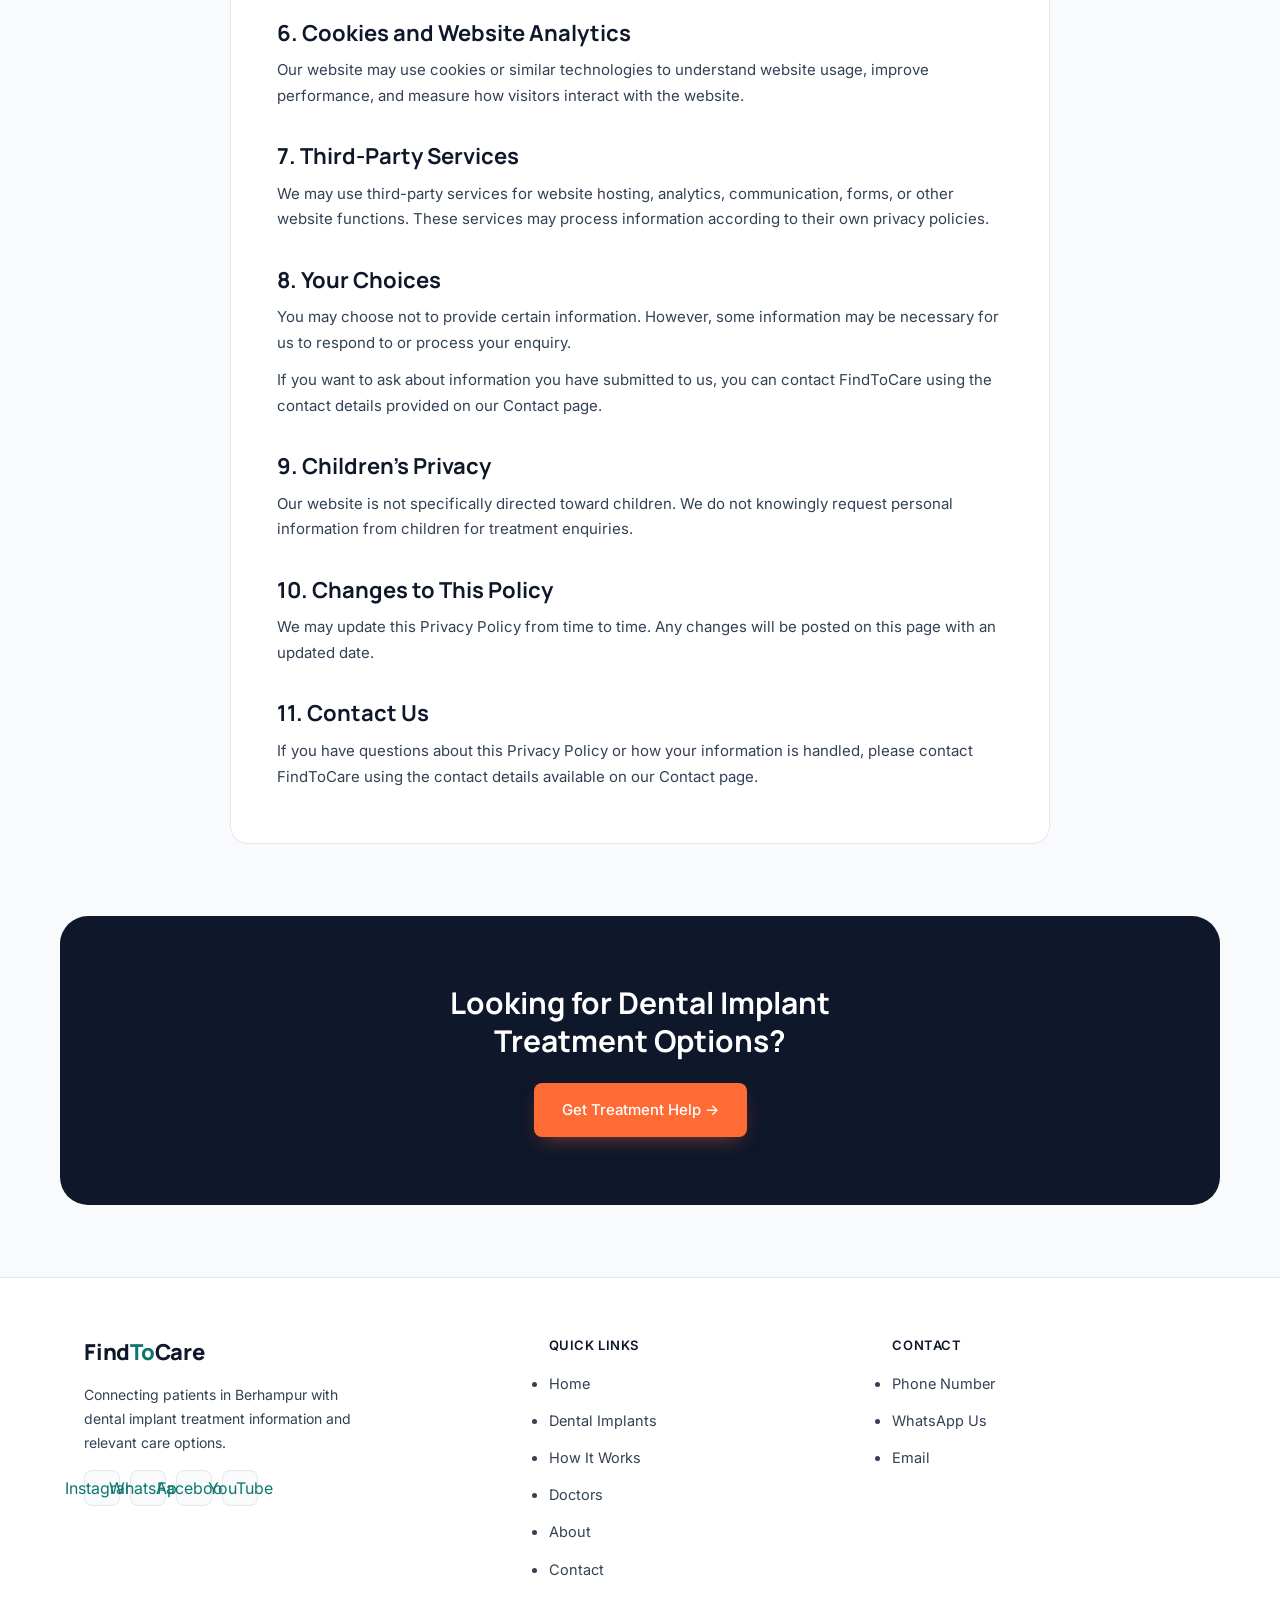
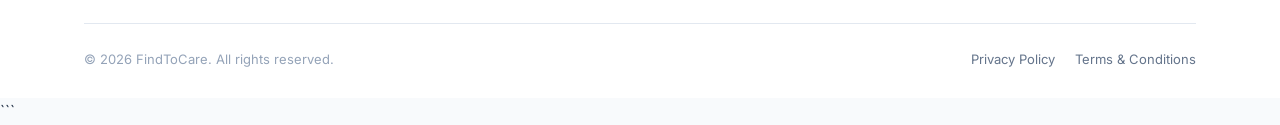
<file: privacy-policy.html>
<!DOCTYPE html>
<html lang="en">
<head>
<meta charset="UTF-8">
<meta name="viewport" content="width=device-width, initial-scale=1.0">

<title>Privacy Policy — FindToCare</title>

<link rel="preconnect" href="https://fonts.googleapis.com">
<link rel="preconnect" href="https://fonts.gstatic.com" crossorigin>
<link href="https://fonts.googleapis.com/css2?family=Manrope:wght@700;800&family=Inter:wght@400;500;600&display=swap" rel="stylesheet">

<style>

:root {
  --brand: #0F766E;
  --navy: #0F172A;
  --bg: #F8FAFC;
  --body: #334155;
  --cta: #FF6B35;
  --cta-dark: #e2551f;
  --accent: #14B8A6;
  --white: #ffffff;
  --border: #E2E8F0;

  --font-display: 'Manrope', sans-serif;
  --font-body: 'Inter', sans-serif;
}

* {
  margin: 0;
  padding: 0;
  box-sizing: border-box;
}

html {
  scroll-behavior: smooth;
}

body {
  font-family: var(--font-body);
  color: var(--body);
  background: var(--bg);
  line-height: 1.7;
}

a {
  text-decoration: none;
  color: inherit;
}

img {
  display: block;
  max-width: 100%;
}

.container {
  max-width: 1160px;
  margin: 0 auto;
  padding: 0 24px;
}

h1,
h2,
h3 {
  font-family: var(--font-display);
  color: var(--navy);
}

/* ================= HEADER ================= */

header {
  position: sticky;
  top: 0;
  z-index: 100;
  background: rgba(248,250,252,0.94);
  backdrop-filter: blur(10px);
  border-bottom: 1px solid var(--border);
}

.nav-wrap {
  display: flex;
  align-items: center;
  justify-content: space-between;
  padding: 18px 24px;
  max-width: 1208px;
  margin: 0 auto;
}

.logo {
  font-family: var(--font-display);
  font-weight: 800;
  font-size: 22px;
  letter-spacing: -0.01em;
}

.logo .find,
.logo .care {
  color: var(--navy);
}

.logo .to {
  color: var(--brand);
}

.nav-links {
  display: flex;
  gap: 32px;
  font-weight: 500;
  font-size: 15px;
  color: var(--navy);
}

.nav-links a {
  opacity: 0.85;
  transition: 0.15s ease;
}

.nav-links a:hover {
  opacity: 1;
  color: var(--brand);
}

.nav-cta {
  display: flex;
  align-items: center;
  gap: 20px;
}

/* BUTTON */

.btn {
  display: inline-flex;
  align-items: center;
  justify-content: center;
  gap: 8px;
  font-family: var(--font-body);
  font-weight: 500;
  font-size: 15px;
  padding: 14px 28px;
  border-radius: 8px;
  border: none;
  cursor: pointer;
  transition:
    transform 0.15s ease,
    box-shadow 0.15s ease,
    background 0.15s ease;
}

.btn-cta {
  background: var(--cta);
  color: var(--white);
  box-shadow: 0 8px 20px -8px rgba(255,107,53,0.5);
}

.btn-cta:hover {
  background: var(--cta-dark);
  transform: translateY(-1px);
}

/* HAMBURGER */

.hamburger {
  display: none;
  flex-direction: column;
  gap: 5px;
  background: none;
  border: none;
  cursor: pointer;
  padding: 8px;
}

.hamburger span {
  width: 22px;
  height: 2px;
  background: var(--navy);
  border-radius: 2px;
}

/* MOBILE MENU */

.mobile-menu {
  display: none;
  flex-direction: column;
  padding: 8px 24px 20px;
  gap: 14px;
  border-top: 1px solid var(--border);
  font-weight: 500;
  font-size: 15px;
}

.mobile-menu.open {
  display: flex;
}

/* ================= BREADCRUMBS ================= */

.breadcrumb-wrap {
  padding-top: 28px;
}

.breadcrumbs {
  display: flex;
  align-items: center;
  flex-wrap: wrap;
  gap: 7px;
  font-size: 13px;
  color: #64748B;
}

.breadcrumbs a {
  color: var(--brand);
  font-weight: 500;
}

.breadcrumbs a:hover {
  text-decoration: underline;
}

.breadcrumb-current {
  color: #64748B;
}

/* ================= PAGE HERO ================= */

.page-hero {
  padding: 54px 0 44px;
  text-align: center;
}

.page-hero-content {
  max-width: 720px;
  margin: 0 auto;
}

.eyebrow {
  font-size: 13px;
  font-weight: 600;
  letter-spacing: 1.5px;
  text-transform: uppercase;
  color: var(--brand);
}

.page-hero h1 {
  font-size: 42px;
  line-height: 1.15;
  letter-spacing: -0.015em;
  margin: 14px 0 16px;
}

.page-hero p {
  max-width: 600px;
  margin: 0 auto;
  font-size: 16px;
  color: var(--body);
}

/* ================= PRIVACY CONTENT ================= */

.policy-section {
  padding: 20px 0 72px;
}

.policy-card {
  max-width: 820px;
  margin: 0 auto;
  background: var(--white);
  border: 1px solid var(--border);
  border-radius: 18px;
  padding: 42px 46px;
}

.policy-card h2 {
  font-size: 22px;
  line-height: 1.3;
  margin-top: 34px;
  margin-bottom: 10px;
}

.policy-card h2:first-child {
  margin-top: 0;
}

.policy-card p {
  font-size: 15px;
  margin-bottom: 12px;
}

.policy-card ul {
  margin: 8px 0 18px 20px;
}

.policy-card li {
  font-size: 15px;
  margin-bottom: 6px;
}

.policy-date {
  font-size: 13px !important;
  color: #64748B;
  margin-bottom: 28px !important;
}

/* ================= CTA ================= */

.final-cta {
  background: var(--navy);
  text-align: center;
  padding: 68px 24px;
  margin: 0 auto;
  max-width: 1160px;
  border-radius: 28px;
}

.final-cta h2 {
  color: var(--white);
  font-size: 30px;
  line-height: 1.25;
  max-width: 520px;
  margin: 0 auto 24px;
}

/* ================= FOOTER ================= */

footer {
  background: var(--white);
  border-top: 1px solid var(--border);
  padding: 56px 0 28px;
  margin-top: 72px;
}

.footer-grid {
  display: grid;
  grid-template-columns: 1.4fr 1fr 1fr;
  gap: 40px;
  margin-bottom: 40px;
}

.footer-tagline {
  font-size: 14px;
  margin-top: 12px;
  max-width: 280px;
}

.footer-col h4 {
  font-size: 13px;
  font-weight: 600;
  text-transform: uppercase;
  letter-spacing: 0.04em;
  color: var(--navy);
  margin-bottom: 14px;
}

.footer-col ul {
  display: flex;
  flex-direction: column;
  gap: 10px;
}

.footer-col a {
  font-size: 14.5px;
  color: var(--body);
}

.footer-col a:hover {
  color: var(--brand);
}

.socials {
  display: flex;
  gap: 10px;
  margin-top: 16px;
}

.social-icon {
  width: 36px;
  height: 36px;
  border-radius: 8px;
  background: var(--bg);
  border: 1px solid var(--border);
  display: flex;
  align-items: center;
  justify-content: center;
  color: var(--brand);
  transition: 0.15s ease;
}

.social-icon:hover {
  background: #ECFDFB;
}

.footer-bottom {
  border-top: 1px solid var(--border);
  padding-top: 24px;
  display: flex;
  justify-content: space-between;
  align-items: center;
  font-size: 13px;
  color: #94A3B8;
  flex-wrap: wrap;
  gap: 12px;
}

.footer-bottom-links {
  display: flex;
  gap: 20px;
}

.footer-bottom-links a {
  color: #64748B;
}

.footer-bottom-links a:hover {
  color: var(--brand);
}

/* ================= MOBILE ================= */

@media (max-width: 860px) {

  .nav-links {
    display: none;
  }

  .hamburger {
    display: flex;
  }

  .nav-cta {
    gap: 10px;
  }

  .nav-cta .btn-cta {
    padding: 9px 14px;
    font-size: 13.5px;
  }

  .breadcrumb-wrap {
    padding-top: 20px;
  }

  .page-hero {
    padding: 42px 0 32px;
  }

  .page-hero h1 {
    font-size: 32px;
  }

  .policy-section {
    padding-top: 12px;
  }

  .policy-card {
    padding: 28px 22px;
    border-radius: 14px;
  }

  .policy-card h2 {
    font-size: 20px;
    margin-top: 28px;
  }

  .policy-card p,
  .policy-card li {
    font-size: 14.5px;
  }

  .final-cta {
    border-radius: 0;
    margin: 0 -24px;
    padding: 54px 24px;
  }

  .final-cta h2 {
    font-size: 26px;
  }

  .footer-grid {
    grid-template-columns: 1fr;
    gap: 28px;
  }

  .footer-bottom {
    flex-direction: column;
    align-items: flex-start;
  }

}

</style>
</head>

<body>

<!-- ================= HEADER ================= -->

<header>

  <div class="nav-wrap">

    <a href="index.html" class="logo" aria-label="FindToCare Home">
      <span class="find">Find</span><span class="to">To</span><span class="care">Care</span>
    </a>

    <nav class="nav-links">

      <a href="index.html">Home</a>

      <a href="dental-implants.html">
        Dental Implants
      </a>

      <a href="about.html">
        About
      </a>

      <a href="doctors.html">
        Doctors
      </a>

      <a href="contact.html">
        Contact
      </a>

    </nav>

    <div class="nav-cta">

      <a
        href="dental-implants.html#form"
        class="btn btn-cta"
      >
        Get Treatment Help
      </a>

      <button
        class="hamburger"
        id="hamburgerBtn"
        aria-label="Open menu"
        aria-expanded="false"
      >
        <span></span>
        <span></span>
        <span></span>
      </button>

    </div>

  </div>


  <div
    class="mobile-menu"
    id="mobileMenu"
  >

    <a href="index.html">
      Home
    </a>

    <a href="dental-implants.html">
      Dental Implants
    </a>

    <a href="about.html">
      About
    </a>

    <a href="doctors.html">
      Doctors
    </a>

    <a href="contact.html">
      Contact
    </a>

  </div>

</header>


<main>

  <!-- ================= BREADCRUMBS ================= -->

  <div class="container breadcrumb-wrap">

    <nav class="breadcrumbs" aria-label="Breadcrumb">

      <a href="index.html">
        Home
      </a>

      <span>›</span>

      <span class="breadcrumb-current">
        Privacy Policy
      </span>

    </nav>

  </div>


  <!-- ================= PAGE HERO ================= -->

  <section class="page-hero">

    <div class="container page-hero-content">

      <span class="eyebrow">
        FindToCare
      </span>

      <h1>
        Privacy Policy
      </h1>

      <p>
        How FindToCare collects, uses, and protects information
        submitted through our website.
      </p>

    </div>

  </section>


  <!-- ================= POLICY ================= -->

  <section class="policy-section">

    <div class="container">

      <article class="policy-card">

        <p class="policy-date">
          Last Updated: August 2026
        </p>


        <h2>
          1. Information We Collect
        </h2>

        <p>
          When you submit an enquiry through our website,
          we may collect information such as:
        </p>

        <ul>
          <li>Full name</li>
          <li>Phone number</li>
          <li>WhatsApp number</li>
          <li>Location or area</li>
          <li>Treatment requirement</li>
          <li>Preferred contact method</li>
          <li>Information included in your message</li>
        </ul>

        <p>
          We may also collect basic website usage information,
          such as browser type, device information, and pages visited.
        </p>


        <h2>
          2. How We Use Your Information
        </h2>

        <p>
          We may use the information you provide to:
        </p>

        <ul>
          <li>Respond to your enquiry</li>
          <li>Understand your treatment requirement</li>
          <li>Help you explore relevant dental treatment options</li>
          <li>Contact you through your selected contact method</li>
          <li>Improve our website and enquiry process</li>
        </ul>


        <h2>
          3. Sharing Your Information
        </h2>

        <p>
          If appropriate and with your enquiry in mind,
          information you provide may be shared with a relevant
          dental clinic or healthcare provider to help address
          your treatment enquiry.
        </p>

        <p>
          We do not sell your personal information.
        </p>


        <h2>
          4. Communication
        </h2>

        <p>
          By submitting an enquiry, you agree that FindToCare
          may contact you regarding your enquiry through the
          contact method you selected.
        </p>

        <p>
          You can choose Phone Call, WhatsApp, or Both when
          submitting the form.
        </p>


        <h2>
          5. Data Security
        </h2>

        <p>
          We take reasonable steps to protect the information
          submitted through our website. However, no method of
          transmitting or storing information online can be
          guaranteed to be completely secure.
        </p>


        <h2>
          6. Cookies and Website Analytics
        </h2>

        <p>
          Our website may use cookies or similar technologies
          to understand website usage, improve performance,
          and measure how visitors interact with the website.
        </p>


        <h2>
          7. Third-Party Services
        </h2>

        <p>
          We may use third-party services for website hosting,
          analytics, communication, forms, or other website
          functions. These services may process information
          according to their own privacy policies.
        </p>


        <h2>
          8. Your Choices
        </h2>

        <p>
          You may choose not to provide certain information.
          However, some information may be necessary for us
          to respond to or process your enquiry.
        </p>

        <p>
          If you want to ask about information you have
          submitted to us, you can contact FindToCare using
          the contact details provided on our Contact page.
        </p>


        <h2>
          9. Children's Privacy
        </h2>

        <p>
          Our website is not specifically directed toward
          children. We do not knowingly request personal
          information from children for treatment enquiries.
        </p>


        <h2>
          10. Changes to This Policy
        </h2>

        <p>
          We may update this Privacy Policy from time to time.
          Any changes will be posted on this page with an
          updated date.
        </p>


        <h2>
          11. Contact Us
        </h2>

        <p>
          If you have questions about this Privacy Policy or
          how your information is handled, please contact
          FindToCare using the contact details available on
          our Contact page.
        </p>

      </article>

    </div>

  </section>


  <!-- ================= CTA ================= -->

  <section>

    <div class="final-cta">

      <h2>
        Looking for Dental Implant Treatment Options?
      </h2>

      <a
        href="dental-implants.html#form"
        class="btn btn-cta"
      >
        Get Treatment Help →
      </a>

    </div>

  </section>

</main>


<!-- ================= FOOTER ================= -->

<footer>

  <div class="container">

    <div class="footer-grid">


      <div>

        <a href="index.html" class="logo">
          <span class="find">Find</span><span class="to">To</span><span class="care">Care</span>
        </a>

        <p class="footer-tagline">
          Connecting patients in Berhampur with dental implant
          treatment information and relevant care options.
        </p>


        <div class="socials">

          <a
            class="social-icon"
            href="#"
            aria-label="Instagram"
          >
            Instagram
          </a>

          <a
            class="social-icon"
            href="#"
            aria-label="WhatsApp"
          >
            WhatsApp
          </a>

          <a
            class="social-icon"
            href="#"
            aria-label="Facebook"
          >
            Facebook
          </a>

          <a
            class="social-icon"
            href="#"
            aria-label="YouTube"
          >
            YouTube
          </a>

        </div>

      </div>


      <div class="footer-col">

        <h4>
          Quick Links
        </h4>

        <ul>

          <li>
            <a href="index.html">
              Home
            </a>
          </li>

          <li>
            <a href="dental-implants.html">
              Dental Implants
            </a>
          </li>

          <li>
            <a href="about.html">
              How It Works
            </a>
          </li>

          <li>
            <a href="doctors.html">
              Doctors
            </a>
          </li>

          <li>
            <a href="about.html">
              About
            </a>
          </li>

          <li>
            <a href="contact.html">
              Contact
            </a>
          </li>

        </ul>

      </div>


      <div class="footer-col">

        <h4>
          Contact
        </h4>

        <ul>

          <li>
            <a href="tel:">
              Phone Number
            </a>
          </li>

          <li>
            <a href="#">
              WhatsApp Us
            </a>
          </li>

          <li>
            <a href="mailto:">
              Email
            </a>
          </li>

        </ul>

      </div>

    </div>


    <div class="footer-bottom">

      <span>
        © 2026 FindToCare. All rights reserved.
      </span>

      <div class="footer-bottom-links">

        <a href="privacy-policy.html">
          Privacy Policy
        </a>

        <a href="terms.html">
          Terms &amp; Conditions
        </a>

      </div>

    </div>

  </div>

</footer>


<!-- ================= MOBILE MENU JS ================= -->

<script>

const hamburgerBtn =
  document.getElementById("hamburgerBtn");

const mobileMenu =
  document.getElementById("mobileMenu");

hamburgerBtn.addEventListener("click", () => {

  const isOpen =
    mobileMenu.classList.toggle("open");

  hamburgerBtn.setAttribute(
    "aria-expanded",
    isOpen
  );

});

document
  .querySelectorAll(".mobile-menu a")
  .forEach(link => {

    link.addEventListener("click", () => {

      mobileMenu.classList.remove("open");

      hamburgerBtn.setAttribute(
        "aria-expanded",
        "false"
      );

    });

  });

</script>

</body>
</html>
```
</file>
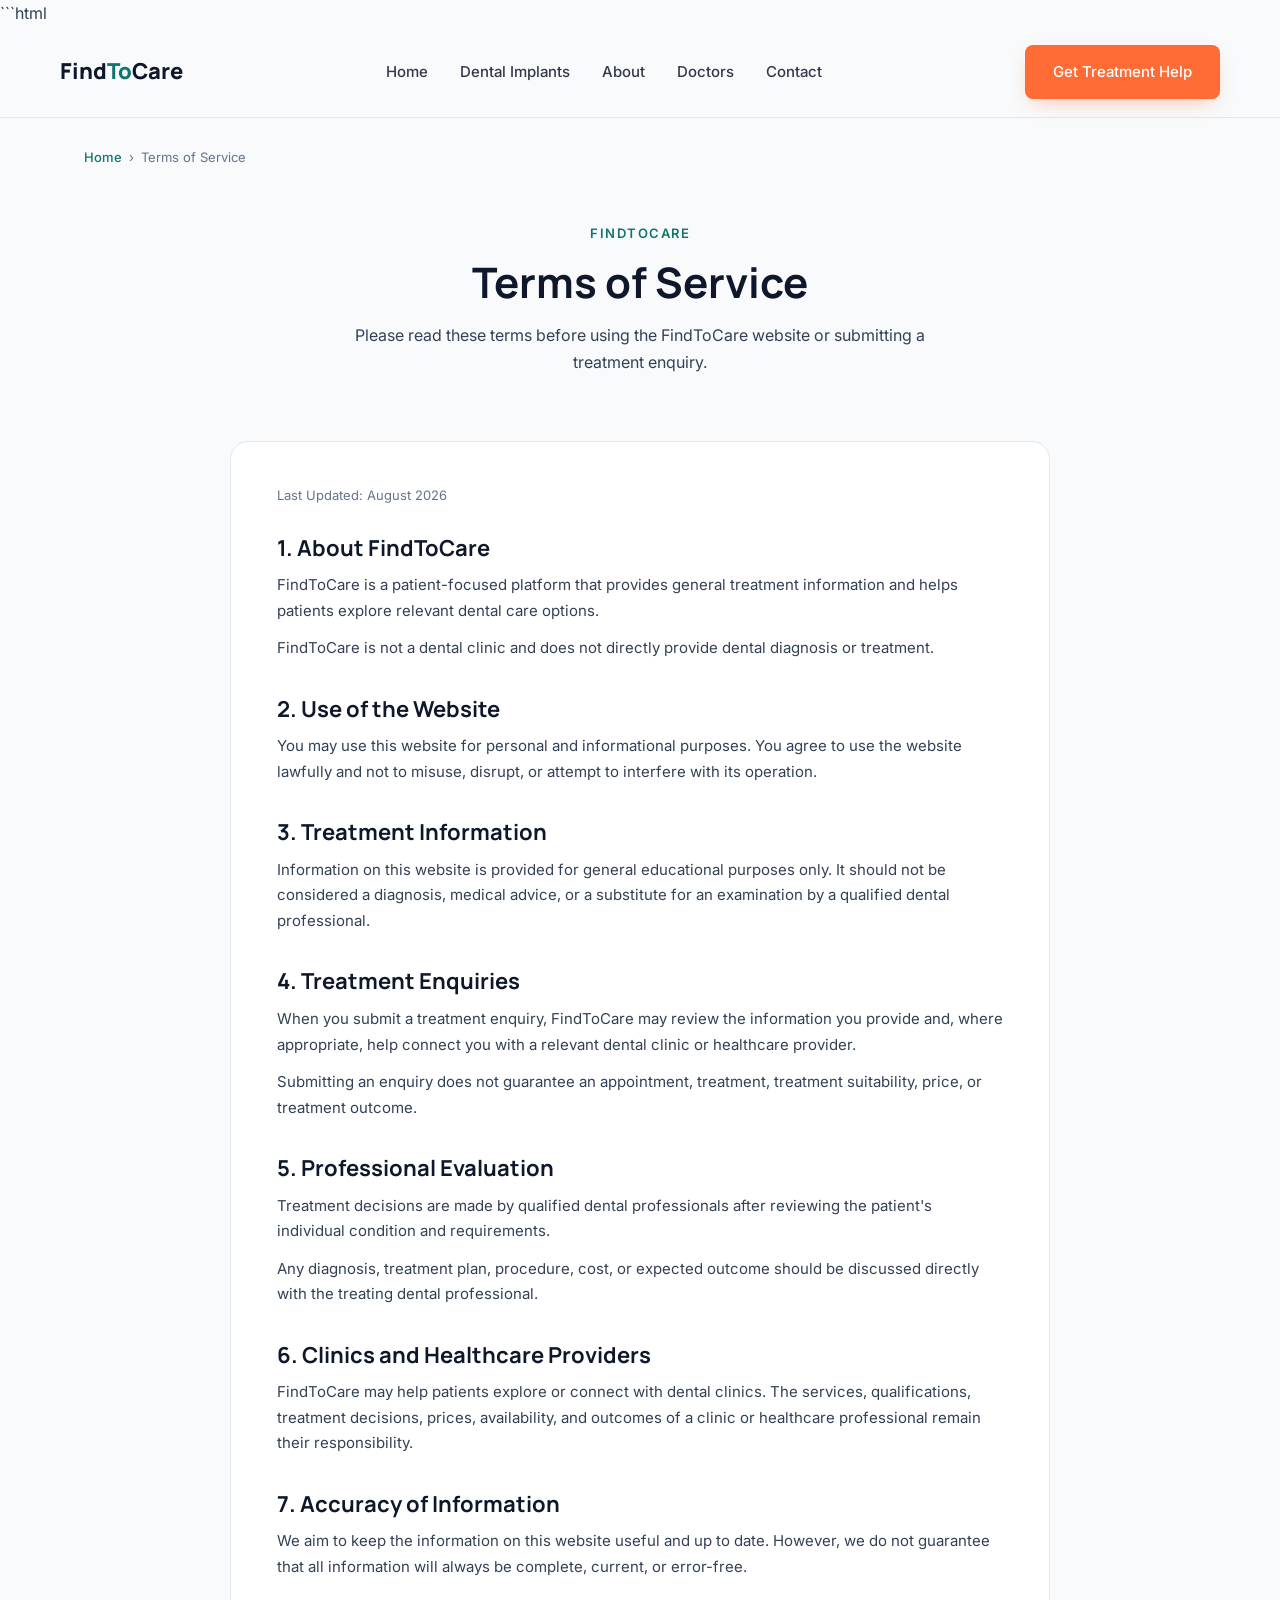
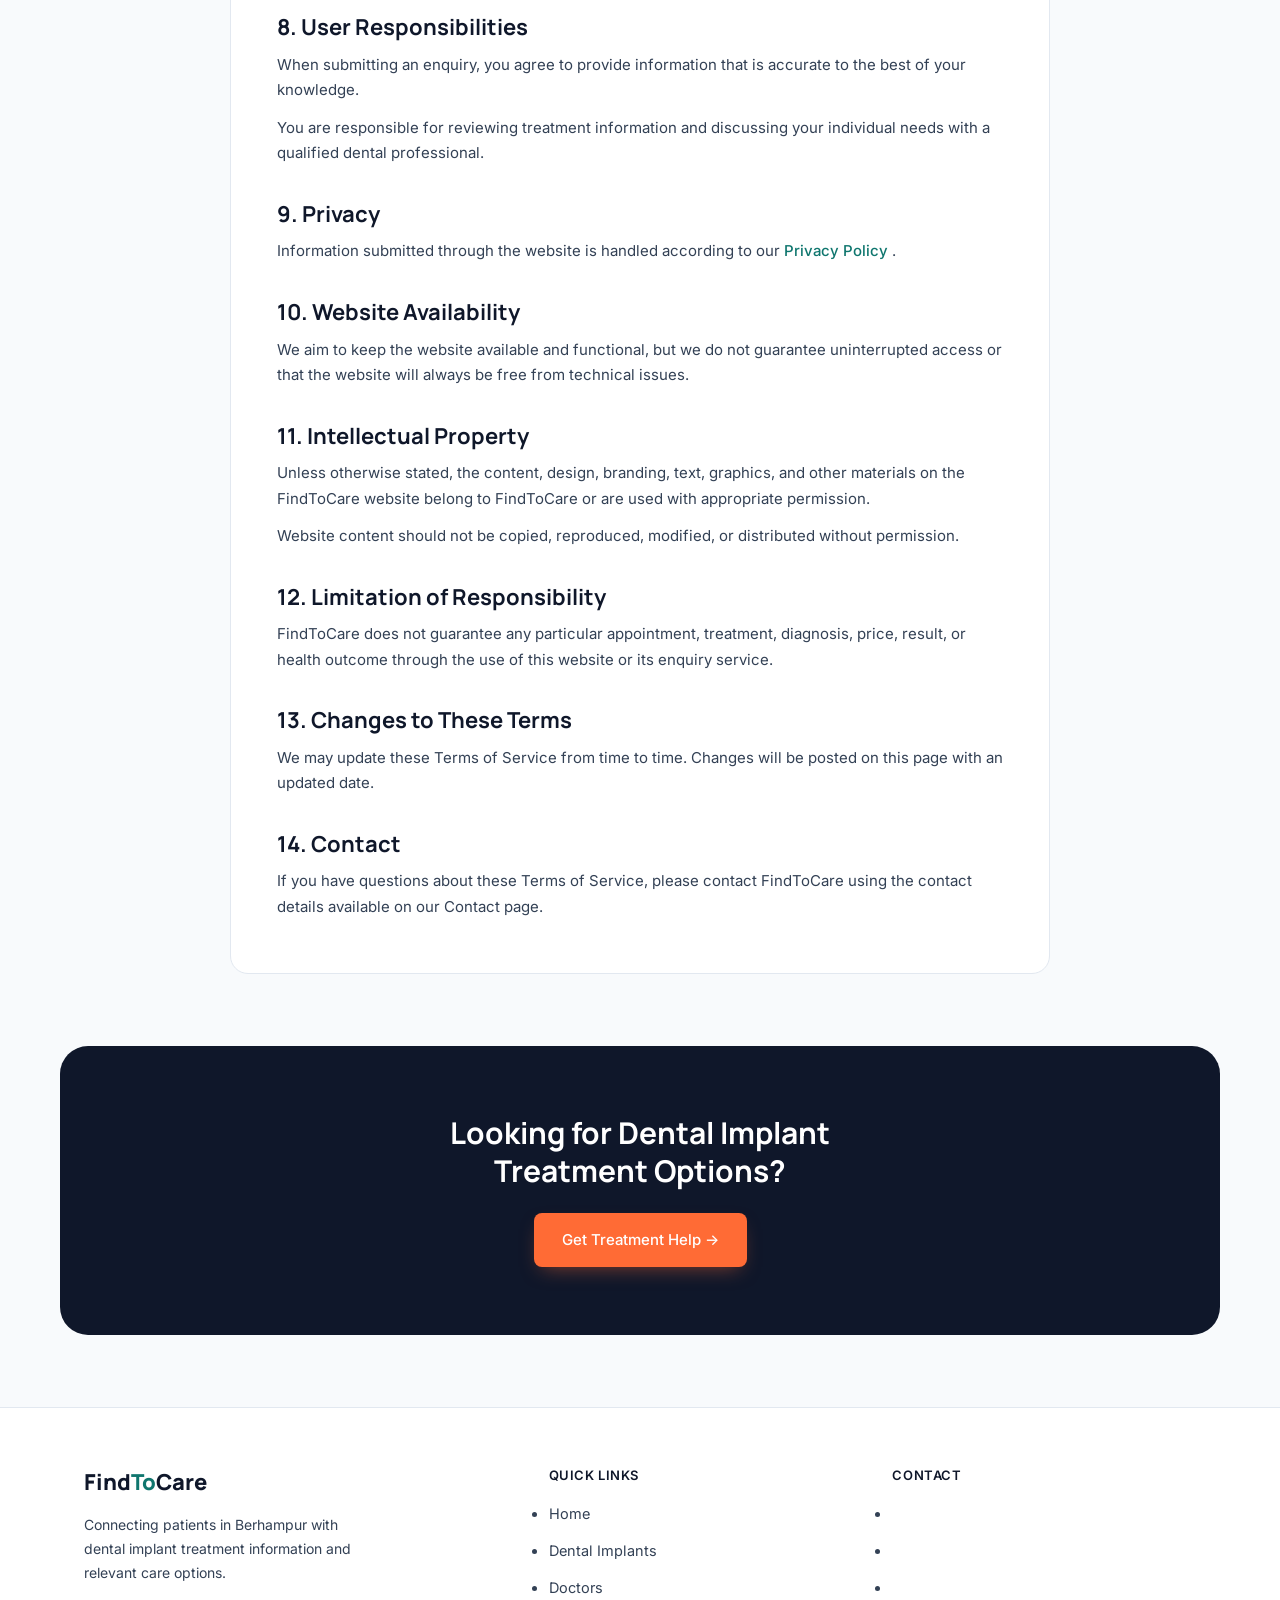
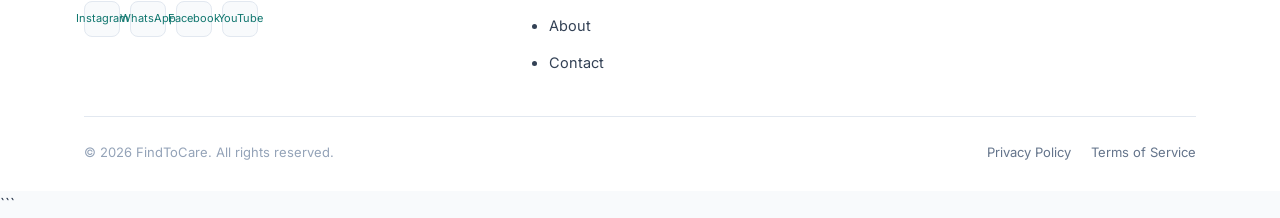
<file: terms.html>
```html
<!DOCTYPE html>
<html lang="en">
<head>
<meta charset="UTF-8">
<meta name="viewport" content="width=device-width, initial-scale=1.0">

<title>Terms of Service — FindToCare</title>

<link rel="preconnect" href="https://fonts.googleapis.com">
<link rel="preconnect" href="https://fonts.gstatic.com" crossorigin>
<link href="https://fonts.googleapis.com/css2?family=Manrope:wght@700;800&family=Inter:wght@400;500;600&display=swap" rel="stylesheet">

<style>
:root {
  --brand: #0F766E;
  --navy: #0F172A;
  --bg: #F8FAFC;
  --body: #334155;
  --cta: #FF6B35;
  --cta-dark: #e2551f;
  --white: #ffffff;
  --border: #E2E8F0;

  --font-display: 'Manrope', sans-serif;
  --font-body: 'Inter', sans-serif;
}

* {
  margin: 0;
  padding: 0;
  box-sizing: border-box;
}

html {
  scroll-behavior: smooth;
}

body {
  font-family: var(--font-body);
  color: var(--body);
  background: var(--bg);
  line-height: 1.7;
}

a {
  text-decoration: none;
  color: inherit;
}

.container {
  max-width: 1160px;
  margin: 0 auto;
  padding: 0 24px;
}

h1,
h2 {
  font-family: var(--font-display);
  color: var(--navy);
}

/* ================= HEADER ================= */

header {
  position: sticky;
  top: 0;
  z-index: 100;
  background: rgba(248,250,252,0.94);
  backdrop-filter: blur(10px);
  border-bottom: 1px solid var(--border);
}

.nav-wrap {
  max-width: 1208px;
  margin: 0 auto;
  padding: 18px 24px;
  display: flex;
  align-items: center;
  justify-content: space-between;
}

.logo {
  font-family: var(--font-display);
  font-weight: 800;
  font-size: 22px;
}

.logo .find,
.logo .care {
  color: var(--navy);
}

.logo .to {
  color: var(--brand);
}

.nav-links {
  display: flex;
  gap: 32px;
  font-size: 15px;
  font-weight: 500;
  color: var(--navy);
}

.nav-links a {
  opacity: .85;
  transition: .15s ease;
}

.nav-links a:hover {
  color: var(--brand);
  opacity: 1;
}

.nav-cta {
  display: flex;
  align-items: center;
  gap: 20px;
}

/* ================= BUTTON ================= */

.btn {
  display: inline-flex;
  align-items: center;
  justify-content: center;
  gap: 8px;
  padding: 14px 28px;
  border-radius: 8px;
  border: none;
  font-family: var(--font-body);
  font-size: 15px;
  font-weight: 500;
  cursor: pointer;
  transition: .15s ease;
}

.btn-cta {
  background: var(--cta);
  color: var(--white);
  box-shadow: 0 8px 20px -8px rgba(255,107,53,.5);
}

.btn-cta:hover {
  background: var(--cta-dark);
  transform: translateY(-1px);
}

/* ================= HAMBURGER ================= */

.hamburger {
  display: none;
  flex-direction: column;
  gap: 5px;
  background: none;
  border: none;
  padding: 8px;
  cursor: pointer;
}

.hamburger span {
  width: 22px;
  height: 2px;
  background: var(--navy);
  border-radius: 2px;
}

.mobile-menu {
  display: none;
  flex-direction: column;
  gap: 14px;
  padding: 8px 24px 20px;
  border-top: 1px solid var(--border);
  font-size: 15px;
  font-weight: 500;
}

.mobile-menu.open {
  display: flex;
}

/* ================= BREADCRUMBS ================= */

.breadcrumb-wrap {
  padding-top: 28px;
}

.breadcrumbs {
  display: flex;
  align-items: center;
  flex-wrap: wrap;
  gap: 7px;
  font-size: 13px;
  color: #64748B;
}

.breadcrumbs a {
  color: var(--brand);
  font-weight: 500;
}

.breadcrumbs a:hover {
  text-decoration: underline;
}

/* ================= HERO ================= */

.page-hero {
  padding: 54px 0 44px;
  text-align: center;
}

.page-hero-content {
  max-width: 720px;
  margin: 0 auto;
}

.eyebrow {
  font-size: 13px;
  font-weight: 600;
  letter-spacing: 1.5px;
  text-transform: uppercase;
  color: var(--brand);
}

.page-hero h1 {
  font-size: 42px;
  line-height: 1.15;
  margin: 14px 0 16px;
}

.page-hero p {
  max-width: 610px;
  margin: 0 auto;
  font-size: 16px;
}

/* ================= TERMS CONTENT ================= */

.terms-section {
  padding: 20px 0 72px;
}

.terms-card {
  max-width: 820px;
  margin: 0 auto;
  padding: 42px 46px;
  background: var(--white);
  border: 1px solid var(--border);
  border-radius: 18px;
}

.terms-card h2 {
  font-size: 22px;
  line-height: 1.3;
  margin-top: 34px;
  margin-bottom: 10px;
}

.terms-card h2:first-of-type {
  margin-top: 0;
}

.terms-card p {
  font-size: 15px;
  margin-bottom: 12px;
}

.terms-card ul {
  margin: 8px 0 18px 20px;
}

.terms-card li {
  font-size: 15px;
  margin-bottom: 6px;
}

.updated-date {
  font-size: 13px !important;
  color: #64748B;
  margin-bottom: 28px !important;
}

/* ================= CTA ================= */

.final-cta {
  max-width: 1160px;
  margin: 0 auto;
  padding: 68px 24px;
  background: var(--navy);
  border-radius: 28px;
  text-align: center;
}

.final-cta h2 {
  max-width: 520px;
  margin: 0 auto 24px;
  color: var(--white);
  font-size: 30px;
  line-height: 1.25;
}

/* ================= FOOTER ================= */

footer {
  margin-top: 72px;
  padding: 56px 0 28px;
  background: var(--white);
  border-top: 1px solid var(--border);
}

.footer-grid {
  display: grid;
  grid-template-columns: 1.4fr 1fr 1fr;
  gap: 40px;
  margin-bottom: 40px;
}

.footer-tagline {
  max-width: 280px;
  margin-top: 12px;
  font-size: 14px;
}

.footer-col h4 {
  margin-bottom: 14px;
  font-size: 13px;
  font-weight: 600;
  text-transform: uppercase;
  letter-spacing: .04em;
  color: var(--navy);
}

.footer-col ul {
  display: flex;
  flex-direction: column;
  gap: 10px;
}

.footer-col a {
  font-size: 14.5px;
  color: var(--body);
}

.footer-col a:hover {
  color: var(--brand);
}

.socials {
  display: flex;
  gap: 10px;
  margin-top: 16px;
}

.social-icon {
  width: 36px;
  height: 36px;
  border-radius: 8px;
  background: var(--bg);
  border: 1px solid var(--border);
  display: flex;
  align-items: center;
  justify-content: center;
  color: var(--brand);
  font-size: 11px;
}

.social-icon:hover {
  background: #ECFDFB;
}

.footer-bottom {
  padding-top: 24px;
  border-top: 1px solid var(--border);
  display: flex;
  justify-content: space-between;
  align-items: center;
  flex-wrap: wrap;
  gap: 12px;
  font-size: 13px;
  color: #94A3B8;
}

.footer-bottom-links {
  display: flex;
  gap: 20px;
}

.footer-bottom-links a {
  color: #64748B;
}

.footer-bottom-links a:hover {
  color: var(--brand);
}

/* ================= MOBILE ================= */

@media (max-width: 860px) {

  .nav-links {
    display: none;
  }

  .hamburger {
    display: flex;
  }

  .nav-cta {
    gap: 10px;
  }

  .nav-cta .btn-cta {
    padding: 9px 14px;
    font-size: 13.5px;
  }

  .breadcrumb-wrap {
    padding-top: 20px;
  }

  .page-hero {
    padding: 42px 0 32px;
  }

  .page-hero h1 {
    font-size: 32px;
  }

  .terms-section {
    padding-top: 12px;
  }

  .terms-card {
    padding: 28px 22px;
    border-radius: 14px;
  }

  .terms-card h2 {
    font-size: 20px;
    margin-top: 28px;
  }

  .terms-card p,
  .terms-card li {
    font-size: 14.5px;
  }

  .final-cta {
    margin: 0 -24px;
    border-radius: 0;
    padding: 54px 24px;
  }

  .final-cta h2 {
    font-size: 26px;
  }

  .footer-grid {
    grid-template-columns: 1fr;
    gap: 28px;
  }

  .footer-bottom {
    flex-direction: column;
    align-items: flex-start;
  }

}

</style>
</head>

<body>

<!-- ================= HEADER ================= -->

<header>

  <div class="nav-wrap">

    <a href="index.html" class="logo">
      <span class="find">Find</span><span class="to">To</span><span class="care">Care</span>
    </a>

    <nav class="nav-links">

      <a href="index.html">
        Home
      </a>

      <a href="dental-implants.html">
        Dental Implants
      </a>

      <a href="about.html">
        About
      </a>

      <a href="doctors.html">
        Doctors
      </a>

      <a href="contact.html">
        Contact
      </a>

    </nav>

    <div class="nav-cta">

      <a
        href="dental-implants.html#form"
        class="btn btn-cta"
      >
        Get Treatment Help
      </a>

      <button
        class="hamburger"
        id="hamburgerBtn"
        aria-label="Open menu"
        aria-expanded="false"
      >
        <span></span>
        <span></span>
        <span></span>
      </button>

    </div>

  </div>


  <div
    class="mobile-menu"
    id="mobileMenu"
  >

    <a href="index.html">
      Home
    </a>

    <a href="dental-implants.html">
      Dental Implants
    </a>

    <a href="about.html">
      About
    </a>

    <a href="doctors.html">
      Doctors
    </a>

    <a href="contact.html">
      Contact
    </a>

  </div>

</header>


<main>

  <!-- ================= BREADCRUMBS ================= -->

  <div class="container breadcrumb-wrap">

    <nav
      class="breadcrumbs"
      aria-label="Breadcrumb"
    >

      <a href="index.html">
        Home
      </a>

      <span>›</span>

      <span>
        Terms of Service
      </span>

    </nav>

  </div>


  <!-- ================= HERO ================= -->

  <section class="page-hero">

    <div class="container page-hero-content">

      <span class="eyebrow">
        FindToCare
      </span>

      <h1>
        Terms of Service
      </h1>

      <p>
        Please read these terms before using the FindToCare
        website or submitting a treatment enquiry.
      </p>

    </div>

  </section>


  <!-- ================= TERMS ================= -->

  <section class="terms-section">

    <div class="container">

      <article class="terms-card">

        <p class="updated-date">
          Last Updated: August 2026
        </p>


        <h2>
          1. About FindToCare
        </h2>

        <p>
          FindToCare is a patient-focused platform that provides
          general treatment information and helps patients explore
          relevant dental care options.
        </p>

        <p>
          FindToCare is not a dental clinic and does not directly
          provide dental diagnosis or treatment.
        </p>


        <h2>
          2. Use of the Website
        </h2>

        <p>
          You may use this website for personal and informational
          purposes. You agree to use the website lawfully and not
          to misuse, disrupt, or attempt to interfere with its
          operation.
        </p>


        <h2>
          3. Treatment Information
        </h2>

        <p>
          Information on this website is provided for general
          educational purposes only. It should not be considered
          a diagnosis, medical advice, or a substitute for an
          examination by a qualified dental professional.
        </p>


        <h2>
          4. Treatment Enquiries
        </h2>

        <p>
          When you submit a treatment enquiry, FindToCare may
          review the information you provide and, where appropriate,
          help connect you with a relevant dental clinic or
          healthcare provider.
        </p>

        <p>
          Submitting an enquiry does not guarantee an appointment,
          treatment, treatment suitability, price, or treatment outcome.
        </p>


        <h2>
          5. Professional Evaluation
        </h2>

        <p>
          Treatment decisions are made by qualified dental
          professionals after reviewing the patient's individual
          condition and requirements.
        </p>

        <p>
          Any diagnosis, treatment plan, procedure, cost, or
          expected outcome should be discussed directly with the
          treating dental professional.
        </p>


        <h2>
          6. Clinics and Healthcare Providers
        </h2>

        <p>
          FindToCare may help patients explore or connect with
          dental clinics. The services, qualifications, treatment
          decisions, prices, availability, and outcomes of a clinic
          or healthcare professional remain their responsibility.
        </p>


        <h2>
          7. Accuracy of Information
        </h2>

        <p>
          We aim to keep the information on this website useful
          and up to date. However, we do not guarantee that all
          information will always be complete, current, or
          error-free.
        </p>


        <h2>
          8. User Responsibilities
        </h2>

        <p>
          When submitting an enquiry, you agree to provide
          information that is accurate to the best of your knowledge.
        </p>

        <p>
          You are responsible for reviewing treatment information
          and discussing your individual needs with a qualified
          dental professional.
        </p>


        <h2>
          9. Privacy
        </h2>

        <p>
          Information submitted through the website is handled
          according to our
          <a
            href="privacy-policy.html"
            style="color:var(--brand);font-weight:500;"
          >
            Privacy Policy
          </a>.
        </p>


        <h2>
          10. Website Availability
        </h2>

        <p>
          We aim to keep the website available and functional,
          but we do not guarantee uninterrupted access or that
          the website will always be free from technical issues.
        </p>


        <h2>
          11. Intellectual Property
        </h2>

        <p>
          Unless otherwise stated, the content, design, branding,
          text, graphics, and other materials on the FindToCare
          website belong to FindToCare or are used with appropriate
          permission.
        </p>

        <p>
          Website content should not be copied, reproduced,
          modified, or distributed without permission.
        </p>


        <h2>
          12. Limitation of Responsibility
        </h2>

        <p>
          FindToCare does not guarantee any particular appointment,
          treatment, diagnosis, price, result, or health outcome
          through the use of this website or its enquiry service.
        </p>


        <h2>
          13. Changes to These Terms
        </h2>

        <p>
          We may update these Terms of Service from time to time.
          Changes will be posted on this page with an updated date.
        </p>


        <h2>
          14. Contact
        </h2>

        <p>
          If you have questions about these Terms of Service,
          please contact FindToCare using the contact details
          available on our Contact page.
        </p>

      </article>

    </div>

  </section>


  <!-- ================= CTA ================= -->

  <section>

    <div class="final-cta">

      <h2>
        Looking for Dental Implant Treatment Options?
      </h2>

      <a
        href="dental-implants.html#form"
        class="btn btn-cta"
      >
        Get Treatment Help →
      </a>

    </div>

  </section>

</main>


<!-- ================= FOOTER ================= -->

<footer>

  <div class="container">

    <div class="footer-grid">


      <div>

        <a href="index.html" class="logo">
          <span class="find">Find</span><span class="to">To</span><span class="care">Care</span>
        </a>

        <p class="footer-tagline">
          Connecting patients in Berhampur with dental implant
          treatment information and relevant care options.
        </p>

        <div class="socials">

          <a
            class="social-icon"
            href="#"
            aria-label="Instagram"
          >
            Instagram
          </a>

          <a
            class="social-icon"
            href="#"
            aria-label="WhatsApp"
          >
            WhatsApp
          </a>

          <a
            class="social-icon"
            href="#"
            aria-label="Facebook"
          >
            Facebook
          </a>

          <a
            class="social-icon"
            href="#"
            aria-label="YouTube"
          >
            YouTube
          </a>

        </div>

      </div>


      <div class="footer-col">

        <h4>
          Quick Links
        </h4>

        <ul>

          <li>
            <a href="index.html">
              Home
            </a>
          </li>

          <li>
            <a href="dental-implants.html">
              Dental Implants
            </a>
          </li>

          <li>
            <a href="doctors.html">
              Doctors
            </a>
          </li>

          <li>
            <a href="about.html">
              About
            </a>
          </li>

          <li>
            <a href="contact.html">
              Contact
            </a>
          </li>

        </ul>

      </div>


      <div class="footer-col">

        <h4>
          Contact
        </h4>

        <ul>

          <li>
            <a href="tel:">
              
            </a>
          </li>

          <li>
            <a href="#">
              
            </a>
          </li>

          <li>
            <a href="mailto:">
              
            </a>
          </li>

        </ul>

      </div>

    </div>


    <div class="footer-bottom">

      <span>
        © 2026 FindToCare. All rights reserved.
      </span>

      <div class="footer-bottom-links">

        <a href="privacy-policy.html">
          Privacy Policy
        </a>

        <a href="terms.html">
          Terms of Service
        </a>

      </div>

    </div>

  </div>

</footer>


<script>

const hamburgerBtn =
  document.getElementById("hamburgerBtn");

const mobileMenu =
  document.getElementById("mobileMenu");

hamburgerBtn.addEventListener("click", () => {

  const isOpen =
    mobileMenu.classList.toggle("open");

  hamburgerBtn.setAttribute(
    "aria-expanded",
    isOpen
  );

});

document
  .querySelectorAll(".mobile-menu a")
  .forEach(link => {

    link.addEventListener("click", () => {

      mobileMenu.classList.remove("open");

      hamburgerBtn.setAttribute(
        "aria-expanded",
        "false"
      );

    });

  });

</script>

</body>
</html>
```
</file>
